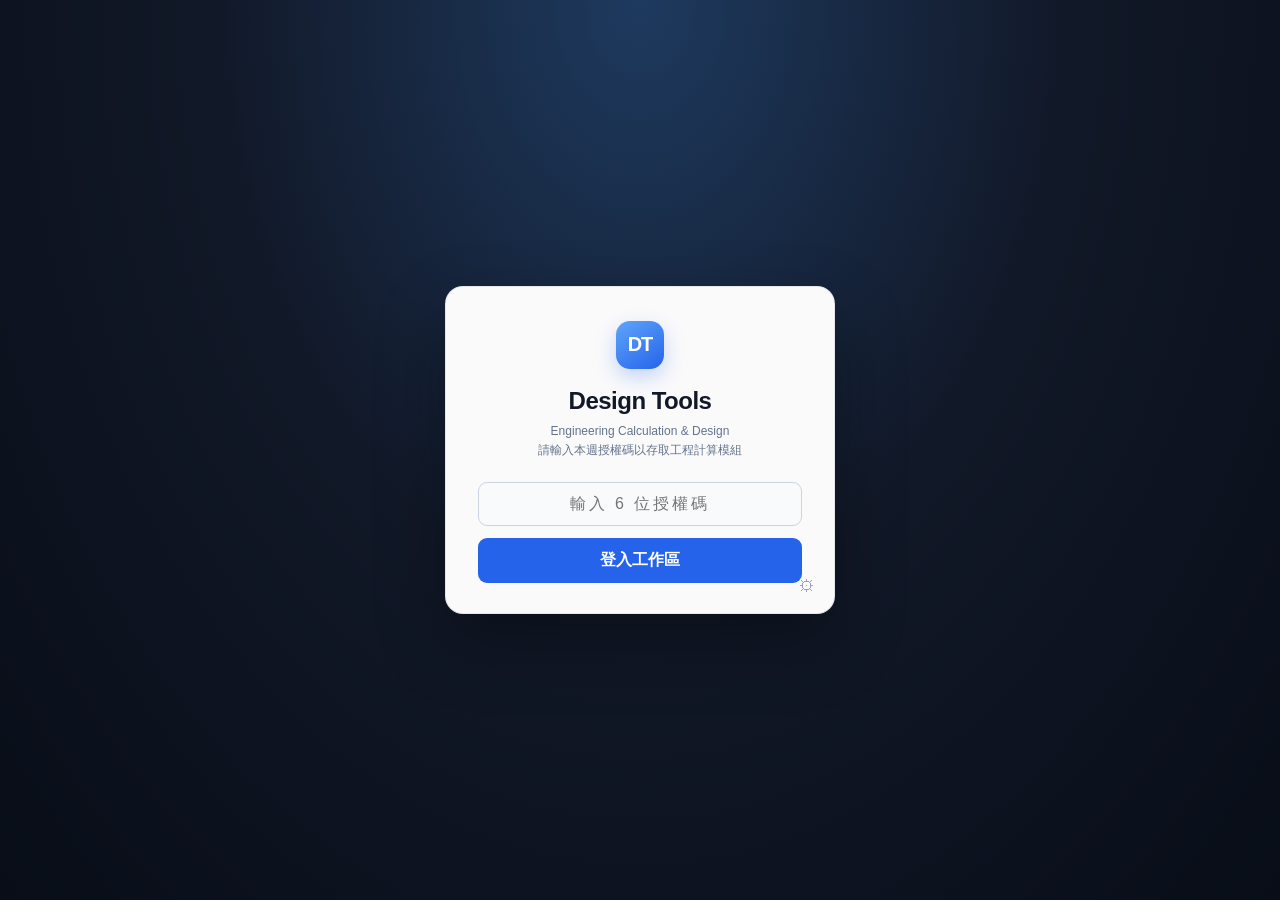
<file: index.html>
<!DOCTYPE html>
<html lang="zh-TW">
<head>
  <meta charset="UTF-8">
  <meta name="viewport" content="width=device-width, initial-scale=1.0">
  <meta name="theme-color" content="#111827">
  <title>Design Tools | Engineering Calculation & Design</title>
  <style>
    :root {
      --bg: #f3f6fb;
      --sidebar: #111827;
      --sidebar-deep: #0b1220;
      --sidebar-line: #273449;
      --text: #e5e7eb;
      --muted: #94a3b8;
      --accent: #60a5fa;
      --accent-strong: #2563eb;
      --hover: #1e293b;
      --white: #ffffff;
      --danger: #dc2626;
    }

    * { box-sizing: border-box; font-family: Inter, -apple-system, BlinkMacSystemFont, "Segoe UI", Roboto, "Noto Sans TC", sans-serif; }
    html, body { margin: 0; padding: 0; width: 100%; height: 100%; overflow: hidden; background: var(--bg); }
    button, input, select { font: inherit; }

    /* Login overlay */
    #lockOverlay {
      position: fixed; inset: 0; z-index: 99999; display: flex;
      justify-content: center; align-items: center; padding: 20px;
      background: radial-gradient(ellipse at top, #1e3a5f 0%, #111827 48%, #080d17 100%);
    }
    .pwd-card {
      width: min(390px, 100%); padding: 34px 32px 30px; position: relative;
      border: 1px solid rgba(148, 163, 184, .22); border-radius: 18px;
      background: rgba(255,255,255,.98); box-shadow: 0 28px 70px rgba(0,0,0,.32);
      text-align: center;
    }
    .brand-mark {
      width: 48px; height: 48px; margin: 0 auto 18px; display: grid; place-items: center;
      border-radius: 14px; color: white; font-size: 20px; font-weight: 800; letter-spacing: -1px;
      background: linear-gradient(145deg, #60a5fa, #2563eb);
      box-shadow: 0 8px 20px rgba(37,99,235,.25);
    }
    .pwd-title { font-size: 24px; font-weight: 750; letter-spacing: -.5px; color: #111827; margin-bottom: 7px; }
    .pwd-subtitle { font-size: 12px; line-height: 1.6; color: #64748b; }
    .pwd-input {
      width: 100%; padding: 12px 14px; font-size: 16px; color: #0f172a;
      border: 1px solid #cbd5e1; border-radius: 9px; margin: 22px 0 12px;
      text-align: center; letter-spacing: 3px; outline: none; background: #f8fafc;
      transition: border-color .2s, box-shadow .2s;
    }
    .pwd-input:focus { border-color: #3b82f6; box-shadow: 0 0 0 3px rgba(59,130,246,.14); background: white; }
    .btn-login {
      width: 100%; padding: 12px; background: var(--accent-strong); color: white; font-weight: 650;
      border: none; border-radius: 9px; cursor: pointer; transition: background .2s, transform .2s;
    }
    .btn-login:hover { background: #1d4ed8; }
    .btn-login:active { transform: translateY(1px); }
    .btn-admin {
      position: absolute; bottom: 12px; right: 12px; width: 30px; height: 30px;
      display: grid; place-items: center; background: transparent; border: none;
      border-radius: 7px; cursor: pointer; font-size: 16px; color: #94a3b8;
    }
    .btn-admin:hover { color: #475569; background: #f1f5f9; }

    /* Main layout */
    .portal-container { display: flex; width: 100%; height: 100%; }
    .sidebar {
      width: 270px; background: var(--sidebar); color: var(--text); display: flex;
      flex-direction: column; flex-shrink: 0; border-right: 1px solid #0b1220;
    }
    .sidebar-header {
      padding: 23px 20px 21px; background: linear-gradient(180deg, #151f30, var(--sidebar-deep));
      border-bottom: 1px solid var(--sidebar-line);
    }
    .brand-row { display: flex; align-items: center; gap: 11px; }
    .brand-small-mark {
      width: 35px; height: 35px; flex: 0 0 35px; display: grid; place-items: center;
      border-radius: 10px; color: white; font-size: 15px; font-weight: 800; letter-spacing: -1px;
      background: linear-gradient(145deg, #60a5fa, #2563eb);
    }
    .sidebar-header h2 { margin: 0; font-size: 19px; line-height: 1.2; color: #f8fafc; font-weight: 750; letter-spacing: -.35px; }
    .sidebar-header p { margin: 6px 0 0; font-size: 10px; line-height: 1.5; color: var(--muted); letter-spacing: .35px; }
    .menu-scroll { flex: 1; overflow-y: auto; padding: 8px 0 16px; }
    .menu-scroll::-webkit-scrollbar { width: 5px; }
    .menu-scroll::-webkit-scrollbar-thumb { background: #334155; border-radius: 10px; }
    .menu-group { padding: 13px 0 12px; border-bottom: 1px solid rgba(71,85,105,.35); }
    .menu-title {
      padding: 4px 18px 9px; font-size: 10px; text-transform: uppercase;
      color: #7f91aa; font-weight: 750; letter-spacing: 1.1px;
    }
    .menu-item {
      position: relative; margin: 2px 9px; padding: 11px 12px; cursor: pointer;
      display: flex; align-items: center; gap: 10px; font-size: 12px; line-height: 1.45;
      color: #cbd5e1; border-radius: 8px; transition: background .18s, color .18s;
    }
    .menu-item:hover { background: rgba(148,163,184,.1); color: white; }
    .menu-item.active { background: #23344d; color: white; box-shadow: inset 3px 0 0 var(--accent); }
    .menu-item .menu-icon { width: 20px; flex: 0 0 20px; text-align: center; font-size: 14px; }
    .main-workspace { flex: 1; min-width: 0; height: 100%; background: var(--bg); position: relative; }
    iframe { display: block; width: 100%; height: 100%; border: none; background: var(--bg); }

    /* Admin verification */
    #adminModal {
      display: none; position: fixed; inset: 0; width: 100%; height: 100%;
      background: rgba(2,6,23,.64); backdrop-filter: blur(3px); z-index: 100000;
      justify-content: center; align-items: center; padding: 20px;
    }
    .admin-card { background: white; border: 1px solid #e2e8f0; border-radius: 13px; padding: 25px; width: min(340px, 100%); text-align: center; box-shadow: 0 20px 60px rgba(0,0,0,.25); }
    .admin-input { width: 100%; padding: 10px 12px; margin: 14px 0; border: 1px solid #cbd5e1; border-radius: 7px; outline: none; }
    .admin-input:focus { border-color: #3b82f6; box-shadow: 0 0 0 3px rgba(59,130,246,.12); }
    .admin-actions { display: flex; gap: 8px; justify-content: center; }
    .admin-actions button { padding: 8px 15px; border: none; border-radius: 7px; font-weight: 650; cursor: pointer; }
    .btn-confirm { background: #2563eb; color: white; }
    .btn-cancel { background: #e2e8f0; color: #334155; }
    
    /* ---------------------------------- */
    /* --- NEW: Projects DB Modal CSS --- */
    /* ---------------------------------- */
    #projectsDbModal {
        display: none;
        position: fixed;
        inset: 0;
        z-index: 10000;
        background-color: rgba(15, 23, 42, 0.6);
        backdrop-filter: blur(4px);
        justify-content: center;
        align-items: center;
        padding: 20px;
    }
    .projects-db-card {
        background: var(--bg);
        width: min(800px, 100%);
        max-height: 90vh;
        border-radius: 14px;
        box-shadow: 0 10px 30px rgba(0,0,0,0.2);
        display: flex;
        flex-direction: column;
        color: #1e293b;
    }
    .projects-db-header {
        padding: 16px 20px;
        border-bottom: 1px solid #e2e8f0;
        display: flex;
        justify-content: space-between;
        align-items: center;
    }
    .projects-db-header h2 {
        margin: 0;
        font-size: 18px;
        font-weight: 700;
        color: var(--sidebar);
    }
    .btn-close-modal {
        background: transparent; border: none; font-size: 24px;
        cursor: pointer; color: #64748b; line-height: 1; padding: 4px;
    }
    .projects-db-body {
        padding: 20px;
        overflow-y: auto;
        display: grid;
        grid-template-columns: repeat(2, 1fr);
        gap: 20px;
    }
    .db-panel { background: var(--white); border: 1px solid #e2e8f0; border-radius: 8px; padding: 16px; }
    .db-panel h3 { margin: 0 0 15px; font-size: 15px; font-weight: 600; color: var(--accent-strong); }
    .form-group { margin-bottom: 12px; }
    .form-group label { display: block; font-size: 12px; font-weight: 600; color: #475569; margin-bottom: 5px; }
    .form-control { width: 100%; padding: 8px 10px; border: 1px solid #cbd5e1; border-radius: 6px; }
    .form-control:focus { outline: none; border-color: var(--accent-strong); box-shadow: 0 0 0 2px rgba(37, 99, 235, 0.15); }
    .btn-db { padding: 8px 14px; border: none; border-radius: 6px; font-weight: 600; cursor: pointer; transition: background .2s; }
    .btn-db.primary { background: var(--accent-strong); color: white; }
    .btn-db.primary:hover { background: #1d4ed8; }
    .btn-db.danger { background: var(--danger); color: white; }
    .btn-db.danger:hover { background: #b91c1c; }
    .db-table-wrap { max-height: 250px; overflow-y: auto; border: 1px solid #e2e8f0; border-radius: 6px; }
    .db-table { width: 100%; border-collapse: collapse; }
    .db-table th, .db-table td { padding: 8px 10px; border-bottom: 1px solid #e2e8f0; font-size: 12px; text-align: left; }
    .db-table th { background: #f8fafc; position: sticky; top: 0; }
    .db-table tr:last-child td { border-bottom: none; }
    .action-cell { display: flex; gap: 6px; justify-content: flex-end; }
    .action-cell button { font-size: 11px; padding: 4px 8px; }

    @media (max-width: 768px) {
      .projects-db-body { grid-template-columns: 1fr; }
    }
    @media (max-width: 680px) {
      .sidebar { width: 220px; }
      .sidebar-header { padding: 18px 14px; }
      .sidebar-header h2 { font-size: 17px; }
      .menu-item { font-size: 11px; padding: 10px 8px; }
    }
  </style>
</head>
<body>
  <!-- Login overlay -->
  <div id="lockOverlay">
    <div class="pwd-card">
      <div class="brand-mark">DT</div>
      <div class="pwd-title">Design Tools</div>
      <div class="pwd-subtitle">Engineering Calculation &amp; Design<br>請輸入本週授權碼以存取工程計算模組</div>
      <input type="password" id="userPwd" class="pwd-input" placeholder="輸入 6 位授權碼" autocomplete="current-password" onkeydown="if(event.key==='Enter') verifyPwd()">
      <button class="btn-login" onclick="verifyPwd()">登入工作區</button>
      <button class="btn-admin" onclick="openAdminModal()" aria-label="管理員設定" title="管理員設定">⚙</button>
    </div>
  </div>

  <!-- Admin verification -->
  <div id="adminModal">
    <div class="admin-card">
      <div style="font-weight:750; font-size:16px; margin-bottom:7px; color:#111827;">管理員驗證</div>
      <div style="font-size:12px; line-height:1.6; color:#64748b;">驗證後產生並複製本週授權碼</div>
      <input type="password" id="adminPwdInput" class="admin-input" placeholder="輸入管理密碼" onkeydown="if(event.key==='Enter') submitAdminCheck()">
      <div class="admin-actions">
        <button class="btn-confirm" onclick="submitAdminCheck()">確認</button>
        <button class="btn-cancel" onclick="closeAdminModal()">取消</button>
      </div>
    </div>
  </div>
  
  <!-- ============================================== -->
  <!-- === NEW: Projects DB Management Modal ======== -->
  <!-- ============================================== -->
  <div id="projectsDbModal">
    <div class="projects-db-card">
        <div class="projects-db-header">
            <h2>客戶/機種資料庫管理</h2>
            <button class="btn-close-modal" onclick="closeProjectsDbModal()" title="關閉">&times;</button>
        </div>
        <div class="projects-db-body">
            <!-- Left Panel: Customer Management -->
            <div class="db-panel">
                <h3>🏢 客戶管理</h3>
                <div class="form-group">
                    <label for="txtNewCustomer">新增客戶</label>
                    <div style="display: flex; gap: 8px;">
                        <input type="text" id="txtNewCustomer" class="form-control" placeholder="例如: Stellantis">
                        <button class="btn-db primary" onclick="addCustomer()">新增</button>
                    </div>
                </div>
                <div class="db-table-wrap">
                    <table class="db-table">
                        <thead><tr><th>客戶名稱</th><th style="width:80px">操作</th></tr></thead>
                        <tbody id="customersTbody"></tbody>
                    </table>
                </div>
            </div>
            <!-- Right Panel: Model Management -->
            <div class="db-panel">
                <h3>🚗 機種管理</h3>
                <div class="form-group">
                    <label for="modelCustomerSelect">選擇客戶</label>
                    <select id="modelCustomerSelect" class="form-control" onchange="renderModelsTable()"></select>
                </div>
                <div class="form-group">
                    <label for="txtNewModel">新增機種</label>
                    <div style="display: flex; gap: 8px;">
                        <input type="text" id="txtNewModel" class="form-control" placeholder="例如: EPS-G3">
                        <button class="btn-db primary" onclick="addModel()">新增</button>
                    </div>
                </div>
                <div class="db-table-wrap">
                    <table class="db-table">
                        <thead><tr><th>機種名稱</th><th style="width:80px">操作</th></tr></thead>
                        <tbody id="modelsTbody"></tbody>
                    </table>
                </div>
            </div>
        </div>
    </div>
  </div>

  <!-- Main workspace -->
  <div class="portal-container">
    <aside class="sidebar">
      <div class="sidebar-header">
        <div class="brand-row">
          <div class="brand-small-mark">DT</div>
          <div>
            <h2>Design Tools</h2>
            <p>ENGINEERING CALCULATION &amp; DESIGN</p>
          </div>
        </div>
      </div>

<nav class="menu-scroll" aria-label="工程工具選單">
  <div class="menu-group">
    <div class="menu-title">軸孔配合與壓入設計</div>

    <div class="menu-item active"
         onclick="loadModule('modules/sim1_basic.html', this)">
      <span class="menu-icon">🔩</span>
      <span>仿真 1：過盈應力（基礎版）</span>
    </div>

          <div class="menu-item" onclick="loadModule('modules/sim2_advanced.html', this)">
		<span class="menu-icon">🌀</span>
		<span>仿真 2：熱／旋轉分析（高階版）</span>
		</div>
        </div>

        <div class="menu-group">
	<div class="menu-title">公差配合與專用計算</div>
	<div class="menu-item" onclick="loadModule('modules/tolerance_calc.html', this)">
		<span class="menu-icon">📏</span>
		<span>尺寸公差及配合度計算</span>
	</div>

	<div class="menu-item" onclick="loadModule('modules/centrifugal.html', this)">
		<span class="menu-icon">🌀</span>
		<span>轉子高速離心力計算</span>
	</div>

	<div class="menu-item" onclick="loadModule('modules/physics_calc.html', this)">
		<span class="menu-icon">⚙️</span>
		<span>物理計算器</span>
	</div>

	<div class="menu-item" onclick="loadModule('modules/unit_converter.html', this)">
		<span class="menu-icon">🔄</span>
		<span>工程單位轉換工具</span>
	</div>

	<div class="menu-item" onclick="loadModule('modules/torque_dynamics_calc.html', this)">
		<span class="menu-icon">⚡</span>
		<span>轉速與扭矩動力學計算</span>
	</div>
          
          <div class="menu-item" onclick="loadModule('modules/tolerance_converter.html', this)"><span class="menu-icon">🔄</span><span>公差換算小工具</span></div>
        </div>

        <div class="menu-group">
          <div class="menu-title">共用資料庫與規範</div>
          <div class="menu-item" onclick="loadModule('modules/design_rules.html', this)"><span class="menu-icon">📐</span><span>設計規範資料庫 (Design Rules)</span></div>
          <div class="menu-item" onclick="openProjectsDbModal()"><span class="menu-icon">🗂️</span><span>客戶/機種資料庫管理</span></div>
          <div class="menu-item" onclick="loadModule('modules/materials_db.html', this)"><span class="menu-icon">📚</span><span>材料資料庫管理</span></div>
        </div>
      </nav>
    </aside>

    <main class="main-workspace">
      <!-- 登入成功前 iframe 預設留空 -->
      <iframe id="workFrame" src="about:blank" title="Design Tools 工作區"></iframe>
    </main>
  </div>

  <!-- IMPORTANT: This must be placed before the main script block -->
  <script src="assets/js/project_db.js"></script>

  <script>
    // --- Standard Login & Navigation Logic (No changes) ---
    function crc32(s) {
      var c, t = [];
      for (var n = 0; n < 256; n++) {
        c = n;
        for (var k = 0; k < 8; k++) c = (c & 1) ? (0xEDB88320 ^ (c >>> 1)) : (c >>> 1);
        t[n] = c;
      }
      var crc = -1;
      for (var i = 0; i < s.length; i++) crc = (crc >>> 8) ^ t[(crc ^ s.charCodeAt(i)) & 0xFF];
      return (crc ^ (-1)) >>> 0;
    }

    function getISOWeek() {
      var d = new Date(); d.setHours(0, 0, 0, 0);
      d.setDate(d.getDate() + 3 - (d.getDay() + 6) % 7);
      var w1 = new Date(d.getFullYear(), 0, 4);
      return 1 + Math.round(((d.getTime() - w1.getTime()) / 86400000 - 3 + (w1.getDay() + 6) % 7) / 7);
    }

    function getWeeklyPassword() {
      var yr = String(new Date().getFullYear()).slice(-2);
      var wk = getISOWeek();
      var wkStr = wk < 10 ? '0' + wk : String(wk);
      var raw = yr + wkStr + "5pj6fm4";
      var chars = "ABCDEFGHIJKLMNOPQRSTUVWXYZabcdefghijklmnopqrstuvwxyz0123456789!@#$%^&*";
      var res = "";
      for (var i = 1; i <= 6; i++) res += chars.charAt(Math.abs(crc32(raw + i)) % chars.length);
      return res;
    }

    function verifyPwd() {
      var input = document.getElementById('userPwd').value.trim();
      if (input === getWeeklyPassword()) {
        sessionStorage.setItem('taigene_portal_auth', 'AUTHORIZED_' + new Date().getTime());
        document.getElementById('lockOverlay').style.display = 'none';
        var firstItem = document.querySelector('.menu-item.active') || document.querySelector('.menu-item');
        if (firstItem) loadModule('modules/sim1_basic.html', firstItem);
      } else {
        alert('授權碼錯誤，請重新輸入。');
        document.getElementById('userPwd').value = '';
        document.getElementById('userPwd').focus();
      }
    }

    function openAdminModal() {
      document.getElementById('adminModal').style.display = 'flex';
      document.getElementById('adminPwdInput').value = '';
      document.getElementById('adminPwdInput').focus();
    }

    function closeAdminModal() {
      document.getElementById('adminModal').style.display = 'none';
    }

    function submitAdminCheck() {
      var adminPwd = document.getElementById('adminPwdInput').value.trim();
      if (adminPwd === "0315") {
        var pwd = getWeeklyPassword();
        if (navigator.clipboard && navigator.clipboard.writeText) {
          navigator.clipboard.writeText(pwd).then(function () {
            alert('本週授權碼為：' + pwd + '\n\n授權碼已複製到剪貼簿。');
          }).catch(function () {
            alert('本週授權碼為：' + pwd);
          });
        } else {
          alert('本週授權碼為：' + pwd);
        }
        closeAdminModal();
      } else {
        alert('管理員密碼錯誤。');
      }
    }

    function loadModule(url, element) {
      document.querySelectorAll('.menu-item').forEach(function (el) { el.classList.remove('active'); });
      if (element) element.classList.add('active');
      document.getElementById('workFrame').src = url;
    }

    /* ----------------------------------------------- */
    /* --- NEW: Projects DB Modal Management Logic --- */
    /* ----------------------------------------------- */
    function openProjectsDbModal() {
        renderCustomersTable();
        populateModelCustomerSelect();
        renderModelsTable();
        document.getElementById('projectsDbModal').style.display = 'flex';
    }

    function closeProjectsDbModal() {
        document.getElementById('projectsDbModal').style.display = 'none';
    }

    function renderCustomersTable() {
        const data = getProjectData();
        const tbody = document.getElementById('customersTbody');
        tbody.innerHTML = '';
        Object.keys(data).sort().forEach(cust => {
            const tr = document.createElement('tr');
            const tdName = `<td>${cust}</td>`;
            let tdAction = '<td class="action-cell">';
            if (cust !== "無") {
                tdAction += `<button class="btn-db danger" onclick="deleteCustomer('${cust}')">刪除</button>`;
            }
            tdAction += '</td>';
            tr.innerHTML = tdName + tdAction;
            tbody.appendChild(tr);
        });
    }

    function populateModelCustomerSelect() {
        const data = getProjectData();
        const select = document.getElementById('modelCustomerSelect');
        const currentValue = select.value;
        select.innerHTML = '';
        Object.keys(data).sort().forEach(cust => {
            if (cust !== "無") {
                select.appendChild(new Option(cust, cust));
            }
        });
        if (Array.from(select.options).some(o => o.value === currentValue)) {
            select.value = currentValue;
        }
    }

    function renderModelsTable() {
        const customer = document.getElementById('modelCustomerSelect').value;
        const tbody = document.getElementById('modelsTbody');
        tbody.innerHTML = '';

        if (!customer) {
            tbody.innerHTML = '<tr><td colspan="2" style="text-align:center; color:#9ca3af;">請從上方選擇一個客戶</td></tr>';
            return;
        }

        const data = getProjectData();
        const models = data[customer] || [];
        models.forEach(model => {
            const tr = document.createElement('tr');
            const tdName = `<td>${model}</td>`;
            let tdAction = '<td class="action-cell">';
             if (model !== "無") {
                tdAction += `<button class="btn-db danger" onclick="deleteModel('${customer}', '${model}')">刪除</button>`;
            }
            tdAction += '</td>';
            tr.innerHTML = tdName + tdAction;
            tbody.appendChild(tr);
        });
    }

    // 新增客戶
    function addCustomer() {
        const input = document.getElementById('txtNewCustomer');
        const name = input.value.trim();
        if (!name) return alert("請輸入客戶名稱！");

        const data = getProjectData();
        if (data[name]) return alert("此客戶名稱已存在！");

        data[name] = ["無"];
        saveProjectData(data);
        input.value = '';

        renderCustomersTable();
        populateModelCustomerSelect();
    }
    
    // 刪除客戶
    function deleteCustomer(customer) {
        if (!confirm(`⚠️ 警告：確定要刪除客戶 [${customer}] 嗎？\n其名下所有機種也將一併被刪除！`)) return;
        const data = getProjectData();
        delete data[customer];
        saveProjectData(data);
        renderCustomersTable();
        populateModelCustomerSelect();
        renderModelsTable();
    }
    
    // 新增機種
    function addModel() {
        const customer = document.getElementById('modelCustomerSelect').value;
        if (!customer) return alert("請先從下拉選單選擇要新增機種的客戶！");
        const input = document.getElementById('txtNewModel');
        const model = input.value.trim();
        if (!model) return alert("請輸入機種名稱！");

        const data = getProjectData();
        if (!data[customer]) data[customer] = [];
        if (data[customer].includes(model)) return alert("此機種已存在於該客戶底下！");

        data[customer].push(model);
        data[customer].sort();
        saveProjectData(data);
        input.value = '';
        renderModelsTable();
    }

    // 刪除機種
    function deleteModel(customer, model) {
        if (!confirm(`確定要刪除客戶 [${customer}] 的機種 [${model}] 嗎？`)) return;
        const data = getProjectData();
        if (data[customer]) {
            data[customer] = data[customer].filter(m => m !== model);
            saveProjectData(data);
            renderModelsTable();
        }
    }
  </script>
</body>
</html>
</file>
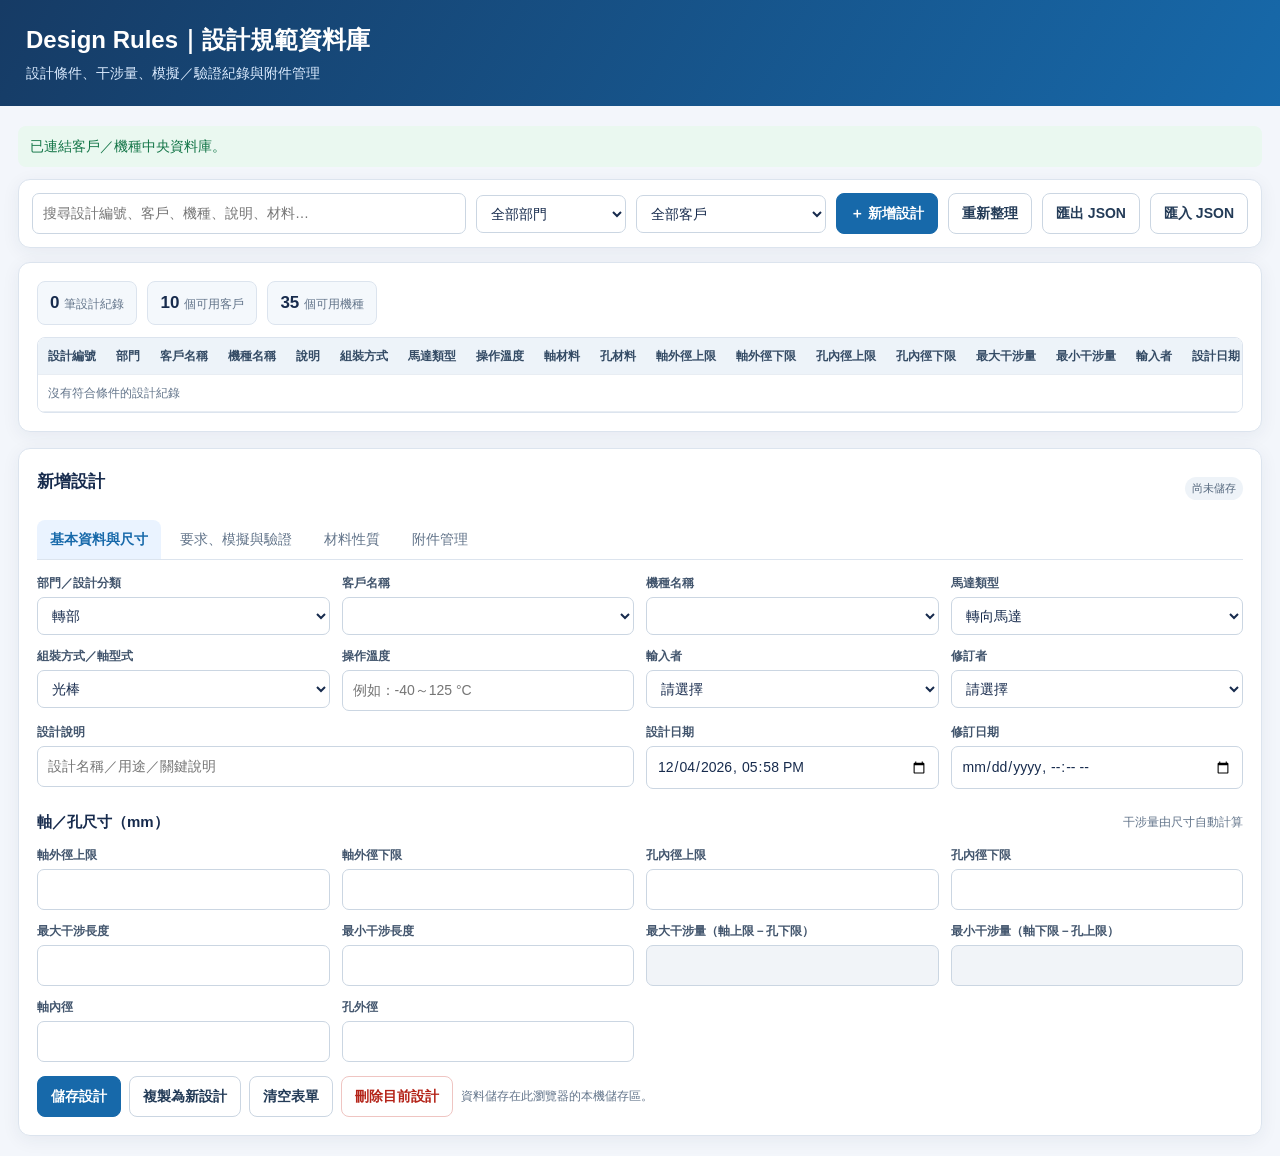
<file: modules/design_rules.html>
<!DOCTYPE html>
<html lang="zh-Hant">
<head>
    <meta charset="UTF-8">
    <meta name="viewport" content="width=device-width, initial-scale=1">
    <title>Design Rules｜設計規範資料庫</title>
    
    <!-- ========================================== -->
    <!-- 1. 外部資源引入（公差與客戶機種中央資料庫） -->
    <!-- ========================================== -->
    <script src="../assets/js/project_db.js"></script>

    <!-- ========================================== -->
    <!-- 2. CSS 樣式表（排版與外觀設計）            -->
    <!-- ========================================== -->
    <style>
        :root {
            --bg: #f3f6fb;
            --card: #fff;
            --line: #dce4ee;
            --text: #172b4d;
            --muted: #62748a;
            --blue: #1769aa;
            --blue2: #eaf3ff;
            --red: #b42318;
            --green: #137547;
            --shadow: 0 4px 18px #1c355710;
        }

        * { 
            box-sizing: border-box; 
        }

        body { 
            margin: 0; 
            background: var(--bg); 
            color: var(--text); 
            font: 14px/1.5 "Microsoft JhengHei", Arial, sans-serif; 
        }

        header { 
            background: linear-gradient(120deg, #163b65, #1769aa); 
            color: #fff; 
            padding: 22px 26px; 
        }

        header h1 { 
            margin: 0 0 5px; 
            font-size: 24px; 
        }

        header p { 
            margin: 0; 
            color: #dcecff; 
        }

        .wrap { 
            max-width: 1600px; 
            margin: 20px auto; 
            padding: 0 18px; 
        }

        .toolbar, .card { 
            background: var(--card); 
            border: 1px solid var(--line); 
            border-radius: 12px; 
            box-shadow: var(--shadow); 
        }

        .toolbar { 
            display: flex; 
            gap: 10px; 
            flex-wrap: wrap; 
            align-items: center; 
            padding: 13px; 
            margin-bottom: 14px; 
        }

        .toolbar input { 
            flex: 1; 
            min-width: 210px; 
        }

        .card { 
            padding: 18px; 
            margin-bottom: 16px; 
        }

        .card h2 { 
            font-size: 17px; 
            margin: 0 0 14px; 
        }

        .section-title { 
            display: flex; 
            align-items: center; 
            justify-content: space-between; 
            margin: 2px 0 12px; 
        }

        .section-title h3 { 
            font-size: 15px; 
            margin: 0; 
        }

        .fields { 
            display: grid; 
            grid-template-columns: repeat(4, minmax(0, 1fr)); 
            gap: 12px; 
        }

        .field { 
            min-width: 0; 
        }

        .field.span2 { 
            grid-column: span 2; 
        }

        .field.span4 { 
            grid-column: 1 / -1; 
        }

        label { 
            display: block; 
            font-weight: 650; 
            font-size: 12px; 
            color: #42556d; 
            margin: 0 0 5px; 
        }

        input, select, textarea { 
            width: 100%; 
            padding: 9px 10px; 
            border: 1px solid #cbd6e2; 
            border-radius: 7px; 
            background: #fff; 
            color: var(--text); 
            font: inherit; 
            min-width: 0; 
        }

        input:focus, select:focus, textarea:focus { 
            outline: 2px solid #9cc8f4; 
            border-color: #438bd0; 
        }

        textarea { 
            resize: vertical; 
            min-height: 72px; 
        }

        input[readonly] { 
            background: #f1f4f8; 
            color: #58697e; 
        }

        .btn { 
            border: 1px solid #cbd6e2; 
            border-radius: 8px; 
            padding: 9px 13px; 
            background: #fff; 
            color: #233b57; 
            cursor: pointer; 
            font: inherit; 
            font-weight: 650; 
        }

        .btn:hover { 
            filter: brightness(.97); 
        }

        .btn.primary { 
            background: var(--blue); 
            border-color: var(--blue); 
            color: #fff; 
        }

        .btn.danger { 
            color: var(--red); 
            border-color: #efc5c2; 
        }

        .btn.small { 
            padding: 5px 9px; 
            font-size: 12px; 
        }

        .status { 
            padding: 10px 12px; 
            border-radius: 8px; 
            background: #f2f7fc; 
            color: #52657b; 
            margin-bottom: 12px; 
        }

        .status.warn { 
            background: #fff6e5; 
            color: #895b00; 
        }

        .status.ok { 
            background: #eaf8f0; 
            color: var(--green); 
        }

        .tabs { 
            display: flex; 
            gap: 6px; 
            border-bottom: 1px solid var(--line); 
            margin-bottom: 14px; 
            flex-wrap: wrap; 
        }

        .tab { 
            padding: 9px 13px; 
            border: 0; 
            border-radius: 8px 8px 0 0; 
            background: transparent; 
            color: #62748a; 
            cursor: pointer; 
            font: inherit; 
        }

        .tab.active { 
            background: var(--blue2); 
            color: var(--blue); 
            font-weight: 700; 
        }

        .hidden { 
            display: none !important; 
        }

        .table-wrap { 
            overflow: auto; 
            border: 1px solid var(--line); 
            border-radius: 8px; 
        }

        table { 
            border-collapse: collapse; 
            width: 100%; 
            min-width: 1100px; 
            background: white; 
        }

        th, td { 
            padding: 9px 10px; 
            border-bottom: 1px solid #e8edf3; 
            text-align: left; 
            white-space: nowrap; 
            max-width: 320px; 
        }

        th { 
            position: sticky; 
            top: 0; 
            background: #edf3f9; 
            color: #344b65; 
            font-size: 12px; 
            z-index: 1; 
        }

        tbody tr:hover { 
            background: #f5f9fe; 
        }

        tbody tr.selected { 
            background: #eaf3ff; 
        }

        .desc { 
            max-width: 280px; 
            overflow: hidden; 
            text-overflow: ellipsis; 
        }

        .muted { 
            color: var(--muted); 
            font-size: 12px; 
        }

        .filebox { 
            border: 1px dashed #b8c8da; 
            border-radius: 8px; 
            padding: 10px; 
            min-height: 60px; 
        }

        .file-row { 
            display: flex; 
            align-items: center; 
            justify-content: space-between; 
            gap: 8px; 
            padding: 6px 0; 
            border-bottom: 1px solid #edf1f5; 
        }

        .file-row:last-child { 
            border-bottom: 0; 
        }

        .file-row span { 
            overflow-wrap: anywhere; 
        }

        .form-actions { 
            display: flex; 
            gap: 8px; 
            flex-wrap: wrap; 
            margin-top: 14px; 
        }

        .badge { 
            display: inline-block; 
            padding: 3px 7px; 
            border-radius: 99px; 
            background: #eef3f8; 
            color: #52657b; 
            font-size: 11px; 
        }

        .stats { 
            display: flex; 
            gap: 10px; 
            flex-wrap: wrap; 
            margin-bottom: 12px; 
        }

        .stat { 
            background: #f4f8fc; 
            border: 1px solid var(--line); 
            padding: 8px 12px; 
            border-radius: 8px; 
        }

        .stat strong { 
            font-size: 17px; 
            margin-right: 5px; 
        }

        @media(max-width:1050px) { 
            .fields { grid-template-columns: repeat(2, minmax(0, 1fr)); } 
        }

        @media(max-width:620px) { 
            header { padding: 18px; } 
            .wrap { padding: 0 9px; } 
            .fields { grid-template-columns: 1fr; } 
            .field.span2 { grid-column: span 1; } 
            .toolbar input { min-width: 100%; } 
            .card { padding: 12px; } 
        }
    </style>
</head>
<body>

<header>
    <h1>Design Rules｜設計規範資料庫</h1>
    <p>設計條件、干涉量、模擬／驗證紀錄與附件管理</p>
</header>

<div class="wrap">
    
    <!-- 頂部資料庫狀態提示 -->
    <div id="projectStatus" class="status ok">已連結客戶／機種中央資料庫。</div>
    
    <!-- ========================================== -->
    <!-- 3. 工具列：搜尋與常用按鈕                  -->
    <!-- ========================================== -->
    <div class="toolbar">
        <input id="search" placeholder="搜尋設計編號、客戶、機種、說明、材料…">
        
        <select id="filterDept" style="max-width:150px">
            <option value="">全部部門</option>
            <option>轉部</option>
            <option>定部</option>
            <option>總組合</option>
        </select>
        
        <select id="filterCustomer" style="max-width:190px">
            <option value="">全部客戶</option>
        </select>
        
        <button class="btn primary" id="newBtn">＋ 新增設計</button>
        <button class="btn" id="refreshBtn">重新整理</button>
        <button class="btn" id="exportBtn">匯出 JSON</button>
        <button class="btn" id="importBtn">匯入 JSON</button>
        <input type="file" id="importFile" accept=".json,application/json" class="hidden">
    </div>

    <!-- ========================================== -->
    <!-- 4. 設計清單顯示區 (VBA 的 ListView)        -->
    <!-- ========================================== -->
    <section class="card">
        <div class="stats">
            <div class="stat"><strong id="countAll">0</strong><span class="muted">筆設計紀錄</span></div>
            <div class="stat"><strong id="countCustomers">0</strong><span class="muted">個可用客戶</span></div>
            <div class="stat"><strong id="countModels">0</strong><span class="muted">個可用機種</span></div>
        </div>
        
        <div class="table-wrap">
            <table>
                <thead>
                    <tr>
                        <th>設計編號</th>
                        <th>部門</th>
                        <th>客戶名稱</th>
                        <th>機種名稱</th>
                        <th>說明</th>
                        <th>組裝方式</th>
                        <th>馬達類型</th>
                        <th>操作溫度</th>
                        <th>軸材料</th>
                        <th>孔材料</th>
                        <th>軸外徑上限</th>
                        <th>軸外徑下限</th>
                        <th>孔內徑上限</th>
                        <th>孔內徑下限</th>
                        <th>最大干涉量</th>
                        <th>最小干涉量</th>
                        <th>輸入者</th>
                        <th>設計日期</th>
                        <th>操作</th>
                    </tr>
                </thead>
                <tbody id="recordRows">
                    <tr><td colspan="19" class="muted">尚無資料</td></tr>
                </tbody>
            </table>
        </div>
    </section>

    <!-- ========================================== -->
    <!-- 5. 設計詳細資料編輯區 (VBA 的 InputForm)    -->
    <!-- ========================================== -->
    <section class="card" id="editorCard">
        <div class="section-title">
            <h2 id="formTitle">新增設計</h2>
            <span id="idBadge" class="badge">尚未儲存</span>
        </div>
        
        <!-- 頁籤按鈕 (VBA 的 MultiPage) -->
        <div class="tabs">
            <button class="tab active" data-tab="basic">基本資料與尺寸</button>
            <button class="tab" data-tab="analysis">要求、模擬與驗證</button>
            <button class="tab" data-tab="material">材料性質</button>
            <button class="tab" data-tab="attachments">附件管理</button>
        </div>
        
        <form id="designForm">
            
            <!-- 頁籤一：基本資料與尺寸 -->
            <div class="tab-panel" id="panel-basic">
                <div class="fields">
                    <div class="field">
                        <label for="department">部門／設計分類</label>
                        <select id="department">
                            <option>轉部</option>
                            <option>定部</option>
                            <option>總組合</option>
                        </select>
                    </div>
                    
                    <!-- 已連結專案資料庫的下拉選單 -->
                    <div class="field">
                        <label for="customer">客戶名稱</label>
                        <select id="customer"></select>
                    </div>
                    <div class="field">
                        <label for="model">機種名稱</label>
                        <select id="model"></select>
                    </div>
                    
                    <div class="field">
                        <label for="motorType">馬達類型</label>
                        <select id="motorType">
                            <option>轉向馬達</option>
                            <option>煞車馬達</option>
                            <option>懸吊馬達</option>
                            <option>風扇馬達</option>
                            <option>腳踏馬達</option>
                            <option>防翻滾馬達</option>
                            <option>PTO 馬達</option>
                            <option>直流無刷馬達</option>
                            <option>其他</option>
                        </select>
                    </div>
                    <div class="field">
                        <label for="shaftType">組裝方式／軸型式</label>
                        <select id="shaftType">
                            <option>光棒</option>
                            <option>滾花</option>
                            <option>四爪</option>
                            <option>熱合</option>
                            <option>干涉</option>
                            <option>其他</option>
                        </select>
                    </div>
                    <div class="field">
                        <label for="operationTemp">操作溫度</label>
                        <input id="operationTemp" placeholder="例如：-40～125 °C">
                    </div>
                    <div class="field">
                        <label for="inputBy">輸入者</label>
                        <select id="inputBy">
                            <option value="">請選擇</option>
                            <option>紀昱安</option>
                            <option>陳子洛</option>
                            <option>邱信傑</option>
                            <option>詹勝景</option>
                        </select>
                    </div>
                    <div class="field">
                        <label for="modifiedBy">修訂者</label>
                        <select id="modifiedBy">
                            <option value="">請選擇</option>
                            <option>紀昱安</option>
                            <option>陳子洛</option>
                            <option>邱信傑</option>
                            <option>詹勝景</option>
                        </select>
                    </div>
                    <div class="field span2">
                        <label for="description">設計說明</label>
                        <input id="description" placeholder="設計名稱／用途／關鍵說明">
                    </div>
                    <div class="field">
                        <label for="designDate">設計日期</label>
                        <input id="designDate" type="datetime-local">
                    </div>
                    <div class="field">
                        <label for="modifiedDate">修訂日期</label>
                        <input id="modifiedDate" type="datetime-local">
                    </div>
                </div>
                
                <div class="section-title" style="margin-top:22px">
                    <h3>軸／孔尺寸（mm）</h3>
                    <span class="muted">干涉量由尺寸自動計算</span>
                </div>
                
                <div class="fields">
                    <div class="field"><label for="shaftODMax">軸外徑上限</label><input id="shaftODMax" type="number" step="any" oninput="calcInterference()"></div>
                    <div class="field"><label for="shaftODMin">軸外徑下限</label><input id="shaftODMin" type="number" step="any" oninput="calcInterference()"></div>
                    <div class="field"><label for="holeIDMax">孔內徑上限</label><input id="holeIDMax" type="number" step="any" oninput="calcInterference()"></div>
                    <div class="field"><label for="holeIDMin">孔內徑下限</label><input id="holeIDMin" type="number" step="any" oninput="calcInterference()"></div>
                    <div class="field"><label for="ilMax">最大干涉長度</label><input id="ilMax" type="number" step="any"></div>
                    <div class="field"><label for="ilMin">最小干涉長度</label><input id="ilMin" type="number" step="any"></div>
                    <div class="field"><label for="interferenceMax">最大干涉量（軸上限－孔下限）</label><input id="interferenceMax" readonly></div>
                    <div class="field"><label for="interferenceMin">最小干涉量（軸下限－孔上限）</label><input id="interferenceMin" readonly></div>
                    <div class="field"><label for="shaftID">軸內徑</label><input id="shaftID" type="number" step="any"></div>
                    <div class="field"><label for="holeOD">孔外徑</label><input id="holeOD" type="number" step="any"></div>
                </div>
            </div>
            
            <!-- 頁籤二：要求、模擬與驗證 -->
            <div class="tab-panel hidden" id="panel-analysis">
                <div class="fields">
                    <div class="field span4"><label for="requirement">設計要求／判定標準</label><textarea id="requirement"></textarea></div>
                    <div class="field span2"><label for="simulation">模擬說明</label><textarea id="simulation"></textarea></div>
                    <div class="field span2"><label for="verification">驗證說明</label><textarea id="verification"></textarea></div>
                </div>
            </div>
            
            <!-- 頁籤三：材料性質 -->
            <div class="tab-panel hidden" id="panel-material">
                <div class="fields">
                    <div class="field"><label for="shaftMatType">軸材料類別</label><input id="shaftMatType" placeholder="例如：碳鋼／不鏽鋼"></div>
                    <div class="field"><label for="shaftMatName">軸材料名稱</label><input id="shaftMatName" placeholder="例如：S45C"></div>
                    <div class="field"><label for="shaftMaterial">軸材料（顯示名稱）</label><input id="shaftMaterial"></div>
                    <div class="field"><label for="shaftYM">軸彈性模數（GPa）</label><input id="shaftYM" type="number" step="any"></div>
                    <div class="field"><label for="shaftPR">軸蒲松比</label><input id="shaftPR" type="number" step="any"></div>
                    <div class="field"><label for="holeMatType">孔材料類別</label><input id="holeMatType" placeholder="例如：鋁合金"></div>
                    <div class="field"><label for="holeMatName">孔材料名稱</label><input id="holeMatName" placeholder="例如：ADC12"></div>
                    <div class="field"><label for="holeMaterial">孔材料（顯示名稱）</label><input id="holeMaterial"></div>
                    <div class="field"><label for="holeYM">孔彈性模數（GPa）</label><input id="holeYM" type="number" step="any"></div>
                    <div class="field"><label for="holePR">孔蒲松比</label><input id="holePR" type="number" step="any"></div>
                </div>
            </div>
            
            <!-- 頁籤四：附件管理 -->
            <div class="tab-panel hidden" id="panel-attachments">
                <div class="status">附件在此版本以瀏覽器本機資料庫保存，適合先測試介面。若要讓公司其他使用者共用附件，仍需由 server.py 提供上傳／下載 API。</div>
                <div class="fields">
                    <div class="field span2">
                        <label for="simFiles">模擬檔案（可多選）</label>
                        <input id="simFiles" type="file" multiple>
                        <div id="simFileList" class="filebox muted">尚未加入檔案</div>
                    </div>
                    <div class="field span2">
                        <label for="verifyFiles">驗證檔案（可多選）</label>
                        <input id="verifyFiles" type="file" multiple>
                        <div id="verifyFileList" class="filebox muted">尚未加入檔案</div>
                    </div>
                    <div class="field span2">
                        <label for="otherFiles">其他附件（可多選）</label>
                        <input id="otherFiles" type="file" multiple>
                        <div id="otherFileList" class="filebox muted">尚未加入檔案</div>
                    </div>
                    <div class="field span2">
                        <label for="attachmentDescription">附件說明</label>
                        <textarea id="attachmentDescription"></textarea>
                    </div>
                </div>
            </div>
            
            <!-- 表單底部按鈕群組 -->
            <div class="form-actions">
                <button type="submit" class="btn primary">儲存設計</button>
                <button type="button" class="btn" id="copyBtn">複製為新設計</button>
                <button type="button" class="btn" id="clearBtn">清空表單</button>
                <button type="button" class="btn danger" id="deleteBtn">刪除目前設計</button>
                <span class="muted" id="saveHint" style="align-self:center">資料儲存在此瀏覽器的本機儲存區。</span>
            </div>
        </form>
    </section>
</div>

<!-- ========================================== -->
<!-- 6. JAVASCRIPT 核心動作邏輯                 -->
<!-- ========================================== -->
<script>
'use strict';

const RECORD_KEY = 'taigene_design_rules_db_v1';
let records = [];
let currentId = null;
let pendingFiles = { sim: [], verify: [], other: [] };
let savedFiles = { sim: [], verify: [], other: [] };

const $ = id => document.getElementById(id);

// 所有輸入欄位 ID 映射陣列
const fieldIds = [
    'department', 'customer', 'model', 'motorType', 'operationTemp', 'description', 
    'shaftMaterial', 'shaftODMax', 'shaftODMin', 'shaftType', 'holeMaterial', 
    'holeIDMax', 'holeIDMin', 'ilMax', 'ilMin', 'interferenceMax', 'interferenceMin', 
    'requirement', 'simulation', 'verification', 'attachmentDescription', 'inputBy', 
    'modifiedBy', 'designDate', 'modifiedDate', 'shaftMatType', 'shaftMatName', 
    'holeMatType', 'holeMatName', 'shaftYM', 'shaftPR', 'holeYM', 'holePR', 'shaftID', 'holeOD'
];

// ==========================================
// 💡 優化 1：對接中央專案資料庫的下拉選單
// ==========================================
function refreshProjectData() {
    const editorCust = $('customer');
    const filterCust = $('filterCustomer');
    const editorVal = editorCust.value;
    const filterVal = filterCust.value;

    // A. 填充編輯區客戶下拉選單
    populateCustomerDropdown('customer'); 
    if (editorVal && Array.from(editorCust.options).some(o => o.value === editorVal)) {
        editorCust.value = editorVal;
    } else {
        editorCust.selectedIndex = 0;
    }
    updateModelDropdown('customer', 'model'); 

    // B. 填充篩選區客戶下拉選單
    populateCustomerDropdown('filterCustomer'); 
    if (!filterCust.querySelector('option[value=""]')) {
        filterCust.insertBefore(new Option('全部客戶', ''), filterCust.firstChild);
    }
    if (filterVal && Array.from(filterCust.options).some(o => o.value === filterVal)) {
        filterCust.value = filterVal;
    } else {
        filterCust.value = '';
    }
    
    // C. 統計並更新資訊欄看板數據
    const projectData = getProjectData(); 
    const customerCount = Object.keys(projectData).length;
    const modelCount = Object.values(projectData).flat().length;
    $('countCustomers').textContent = customerCount;
    $('countModels').textContent = modelCount;
}

// 預防特殊字元注入
function esc(v) {
    return String(v ?? '').replace(/[&<>"']/g, c => ({
        '&': '&amp;', '<': '&lt;', '>': '&gt;', '"': '&quot;', "'": '&#39;'
    }[c]));
}

function escAttr(v) {
    return esc(v);
}

// ==========================================
// 💾 資料儲存、載入與清單渲染
// ==========================================
function loadRecords() {
    records = JSON.parse(localStorage.getItem(RECORD_KEY) || '[]');
    if (!Array.isArray(records)) records = [];
    
    // ==========================================
    // 💡 關鍵變更：載入時自動依 DR 編號數字進行升冪排序
    // ==========================================
    sortRecordsByDrNumber();
    renderRows();
}

function persist() {
    // ==========================================
    // 💡 關鍵變更：儲存時也自動進行編號排序，確保本機與顯示一致
    // ==========================================
    sortRecordsByDrNumber();
    localStorage.setItem(RECORD_KEY, JSON.stringify(records));
    renderRows();
}

// DR 編號排序輔助函數（從小排到大，例如 DR-0001 -> DR-0002 -> DR-0003）
function sortRecordsByDrNumber() {
    records.sort((a, b) => {
        const numA = Number(String(a.id || '').replace(/^DR-/, '').replace(/\D/g, '')) || 0;
        const numB = Number(String(b.id || '').replace(/^DR-/, '').replace(/\D/g, '')) || 0;
        return numA - numB;
    });
}

// 依照篩選器渲染設計清單表格
function renderRows() {
    const q = $('search').value.trim().toLowerCase();
    const dept = $('filterDept').value;
    const cust = $('filterCustomer').value;
    
    const list = records.filter(r => 
        (!dept || r.department === dept) && 
        (!cust || r.customer === cust) && 
        (!q || [r.id, r.customer, r.model, r.description, r.shaftMaterial, r.holeMaterial, r.motorType, r.requirement].some(v => 
            String(v || '').toLowerCase().includes(q)
        ))
    );
    
    $('countAll').textContent = records.length;
    const tbody = $('recordRows');
    
    if (!list.length) {
        tbody.innerHTML = '<tr><td colspan="19" class="muted">沒有符合條件的設計紀錄</td></tr>';
        return;
    }
    
    tbody.innerHTML = list.map(r => `
        <tr class="${r.id === currentId ? 'selected' : ''}">
            <td>${esc(r.id)}</td>
            <td>${esc(r.department)}</td>
            <td>${esc(r.customer)}</td>
            <td>${esc(r.model)}</td>
            <td class="desc" title="${escAttr(r.description)}">${esc(r.description)}</td>
            <td>${esc(r.shaftType)}</td>
            <td>${esc(r.motorType)}</td>
            <td>${esc(r.operationTemp)}</td>
            <td>${esc(r.shaftMaterial)}</td>
            <td>${esc(r.holeMaterial)}</td>
            <td>${esc(r.shaftODMax)}</td>
            <td>${esc(r.shaftODMin)}</td>
            <td>${esc(r.holeIDMax)}</td>
            <td>${esc(r.holeIDMin)}</td>
            <td>${esc(r.interferenceMax)}</td>
            <td>${esc(r.interferenceMin)}</td>
            <td>${esc(r.inputBy)}</td>
            <td>${esc((r.designDate || '').replace('T', ' '))}</td>
            <td><button class="btn small" onclick="editRecord('${escAttr(r.id)}')">載入</button></td>
        </tr>
    `).join('');
}

// 自動計算最大與最小干涉量
function calcInterference() {
    const a = Number($('shaftODMax').value);
    const b = Number($('holeIDMin').value);
    const c = Number($('shaftODMin').value);
    const d = Number($('holeIDMax').value);
    
    $('interferenceMax').value = $('shaftODMax').value !== '' && $('holeIDMin').value !== '' ? (a - b).toFixed(4) : '';
    $('interferenceMin').value = $('shaftODMin').value !== '' && $('holeIDMax').value !== '' ? (c - d).toFixed(4) : '';
}

// ==========================================
// 💡 自動尋找回填中間被刪除的缺號 (方案 A)
// ==========================================
function nextId() {
    const existingNums = records
        .map(r => Number(String(r.id || '').replace(/^DR-/, '').replace(/\D/g, '')))
        .filter(Number.isFinite);

    let targetNum = 1;
    while (existingNums.includes(targetNum)) {
        targetNum++;
    }

    return 'DR-' + String(targetNum).padStart(4, '0');
}

function formValue() {
    const r = {};
    fieldIds.forEach(id => r[id] = $(id).value);
    r.id = currentId || nextId();
    r.files = JSON.parse(JSON.stringify(savedFiles));
    r.updatedAt = new Date().toISOString();
    return r;
}

function setForm(r = {}) {
    fieldIds.forEach(id => $(id).value = r[id] ?? '');
    currentId = r.id || null;
    
    // 客戶與機種選單值對接
    if (r.customer) {
        $('customer').value = r.customer;
        updateModelDropdown('customer', 'model'); 
        if (r.model) $('model').value = r.model;
    }
    
    savedFiles = r.files || { sim: [], verify: [], other: [] };
    pendingFiles = { sim: [], verify: [], other: [] };
    
    ['simFiles', 'verifyFiles', 'otherFiles'].forEach(id => $(id).value = '');
    
    renderFileLists();
    $('formTitle').textContent = currentId ? '編輯設計 ' + currentId : '新增設計';
    $('idBadge').textContent = currentId || '尚未儲存';
    $('deleteBtn').disabled = !currentId;
    
    calcInterference();
    renderRows();
}

function editRecord(id) {
    const r = records.find(x => x.id === id);
    if (!r) return;
    setForm(r);
    $('editorCard').scrollIntoView({ behavior: 'smooth', block: 'start' });
}

function clearForm() {
    currentId = null;
    setForm({
        department: '轉部',
        motorType: '轉向馬達',
        shaftType: '光棒',
        designDate: new Date().toISOString().slice(0, 16)
    });
    $('formTitle').textContent = '新增設計';
    $('idBadge').textContent = '尚未儲存';
    $('deleteBtn').disabled = true;
}

function copyCurrent() {
    if (!currentId) {
        alert('請先載入一個設計以進行複製。');
        return;
    }
    const data = formValue();
    data.id = null;
    data.description = (data.description || '') + '_Copy';
    data.inputBy = '';
    data.modifiedBy = '';
    data.designDate = new Date().toISOString().slice(0, 16);
    data.modifiedDate = '';
    data.files = JSON.parse(JSON.stringify(savedFiles));
    setForm(data);
    currentId = null;
    $('formTitle').textContent = '複製為新設計';
    $('idBadge').textContent = '儲存時產生新編號';
}

// ==========================================
// 📂 附件管理邏輯（IndexedDB 本地儲存）
// ==========================================
function renderFileLists() {
    [['sim', 'simFileList'], ['verify', 'verifyFileList'], ['other', 'otherFileList']].forEach(([k, id]) => {
        const list = [...(savedFiles[k] || []), ...(pendingFiles[k] || [])];
        $(id).innerHTML = list.length ? list.map((f, i) => `
            <div class="file-row">
                <span>${esc(f.name)} <span class="muted">${f.size ? `(${(f.size / 1024).toFixed(1)} KB)` : ''}</span></span>
                <button type="button" class="btn small danger" onclick="removeFile('${k}',${i})">移除</button>
            </div>
        `).join('') : '尚未加入檔案';
    });
}

function removeFile(k, i) {
    const saved = savedFiles[k] || [];
    if (i < saved.length) {
        savedFiles[k].splice(i, 1);
    } else {
        pendingFiles[k].splice(i - saved.length, 1);
    }
    renderFileLists();
}

// 處理檔案拖放
function handleFiles(k, input) {
    pendingFiles[k].push(...Array.from(input.files || []));
    renderFileLists();
    input.value = '';
}

async function saveFilesForRecord(id) {
    if (!('indexedDB' in window)) return;
    const db = await openAttachmentDB();
    for (const k of ['sim', 'verify', 'other']) {
        const tx = db.transaction('files', 'readwrite');
        const store = tx.objectStore('files');
        for (const f of pendingFiles[k]) {
            const fileId = `${id}_${Date.now()}_${Math.random().toString(36).slice(2)}`;
            store.put({
                fileId, designId: id, category: k, name: f.name, size: f.size, type: f.type, blob: f, lastModified: f.lastModified
            });
            savedFiles[k].push({ fileId, name: f.name, size: f.size, type: f.type });
        }
        await new Promise((res, rej) => {
            tx.oncomplete = res;
            tx.onerror = () => rej(tx.error);
        });
    }
    db.close();
    pendingFiles = { sim: [], verify: [], other: [] };
}

function openAttachmentDB() {
    return new Promise((resolve, reject) => {
        const req = indexedDB.open('taigene_design_rules_files_v1', 1);
        req.onupgradeneeded = () => {
            const db = req.result;
            if (!db.objectStoreNames.contains('files')) {
                const s = db.createObjectStore('files', { keyPath: 'fileId' });
                s.createIndex('designId', 'designId', { unique: false });
            }
        };
        req.onsuccess = () => resolve(req.result);
        req.onerror = () => reject(req.error);
    });
}

async function openFile(fileId) {
    if (!fileId) {
        alert('這是舊版附件記錄，尚未保存檔案本體。');
        return;
    }
    try {
        const db = await openAttachmentDB();
        const tx = db.transaction('files', 'readonly');
        const req = tx.objectStore('files').get(fileId);
        req.onsuccess = () => {
            const f = req.result;
            if (!f) {
                alert('找不到附件檔案本體。');
                return;
            }
            const url = URL.createObjectURL(f.blob);
            const a = document.createElement('a');
            a.href = url;
            a.download = f.name;
            a.click();
            setTimeout(() => URL.revokeObjectURL(url), 30000);
            db.close();
        };
        req.onerror = () => alert('讀取附件失敗');
    } catch (e) {
        alert('讀取附件失敗：' + e.message);
    }
}

// ==========================================
// 🔌 頁面載入與事件綁定
// ==========================================
document.addEventListener('DOMContentLoaded', () => {
    loadRecords();
    refreshProjectData(); 
    clearForm();

    // A. 儲存表單提交事件
    $('designForm').addEventListener('submit', async e => {
        e.preventDefault();
        if (!$('customer').value) {
            alert('請先選擇客戶名稱。');
            return;
        }
        if (!$('model').value) {
            alert('請先選擇機種名稱。');
            return;
        }
        const old = currentId ? records.find(r => r.id === currentId) : null;
        const data = formValue();
        
        if (old) {
            if (!confirm('要覆蓋更新目前的設計紀錄嗎？\n按「取消」可保留表單，並另存新設計。')) {
                data.id = nextId();
            }
        } else {
            data.id = nextId();
        }
        
        if (!data.designDate) data.designDate = new Date().toISOString().slice(0, 16);
        data.modifiedDate = new Date().toISOString().slice(0, 16);
        if (!data.inputBy && old) data.inputBy = old.inputBy || '';
        
        await saveFilesForRecord(data.id);
        data.files = JSON.parse(JSON.stringify(savedFiles));
        
        const idx = records.findIndex(r => r.id === data.id);
        if (idx >= 0) records[idx] = data;
        else records.push(data);
        
        currentId = data.id;
        persist();
        setForm(data);
        $('saveHint').textContent = `已儲存 ${data.id}（本機瀏覽器）`;
        alert(`設計資料已儲存：${data.id}`);
    });

    // B. 當客戶下拉選單變更，連動更新機種選單
    $('customer').addEventListener('change', () => updateModelDropdown('customer', 'model'));
    
    // C. 其他按鈕事件綁定
    $('newBtn').addEventListener('click', clearForm);
    $('clearBtn').addEventListener('click', clearForm);
    $('copyBtn').addEventListener('click', copyCurrent);
    
    $('deleteBtn').addEventListener('click', () => {
        if (!currentId) return;
        if (!confirm(`確定刪除 ${currentId}？此操作無法復原。`)) return;
        records = records.filter(r => r.id !== currentId);
        persist();
        clearForm();
    });
    
    $('search').addEventListener('input', renderRows);
    $('filterDept').addEventListener('change', renderRows);
    $('filterCustomer').addEventListener('change', renderRows);
    
    $('refreshBtn').addEventListener('click', () => {
        refreshProjectData();
        loadRecords();
    });
    
    // 綁定檔案上傳事件
    [['sim', 'simFiles'], ['verify', 'verifyFiles'], ['other', 'otherFiles']].forEach(([k, id]) => {
        $(id).addEventListener('change', () => handleFiles(k, $(id)));
    });
    
    // 頁籤 (Tab) 切換事件
    document.querySelectorAll('.tab').forEach(btn => {
        btn.addEventListener('click', () => {
            document.querySelectorAll('.tab').forEach(x => x.classList.toggle('active', x === btn));
            document.querySelectorAll('.tab-panel').forEach(p => p.classList.toggle('hidden', p.id !== 'panel-' + btn.dataset.tab));
        });
    });
    
    // 匯出功能
    $('exportBtn').addEventListener('click', () => {
        const blob = new Blob([JSON.stringify({ version: 1, exportedAt: new Date().toISOString(), records }, null, 2)], { type: 'application/json' });
        const a = document.createElement('a');
        a.href = URL.createObjectURL(blob);
        a.download = 'Design_Rules_Backup.json';
        a.click();
        URL.revokeObjectURL(a.href);
    });
    
    // 匯入功能
    $('importBtn').addEventListener('click', () => $('importFile').click());
    $('importFile').addEventListener('change', async e => {
        const f = e.target.files[0];
        if (!f) return;
        try {
            const obj = JSON.parse(await f.text());
            const arr = Array.isArray(obj) ? obj : obj.records;
            if (!Array.isArray(arr)) throw new Error('JSON 格式中找不到 records 陣列');
            if (!confirm(`將匯入 ${arr.length} 筆紀錄並與目前資料合併；同編號資料會被覆蓋。是否繼續？`)) return;
            const map = new Map(records.map(r => [r.id, r]));
            arr.forEach(r => { if (r.id) map.set(r.id, r); });
            records = [...map.values()];
            persist();
            alert('匯入完成。');
        } catch (err) {
            alert('匯入失敗：' + err.message);
        } finally {
            e.target.value = '';
        }
    });
    
    // ==========================================
    // 🔌 焦點與同步監聽事件 (焦點瞬間即時更新)
    // ==========================================
    $('customer').addEventListener('focus', refreshProjectData);
    $('filterCustomer').addEventListener('focus', refreshProjectData);
    
    window.addEventListener('storage', (e) => {
        if (e.key === STORAGE_KEY_PROJECTS) {
            console.log('偵測到客戶資料庫變更，正在自動刷新下拉選單...');
            refreshProjectData();
        }
    });
});

// 將全域函數暴露出去
window.calcInterference = calcInterference;
window.editRecord = editRecord;
window.removeFile = removeFile;
window.openFile = openFile;
</script>
</body>
</html>
</file>
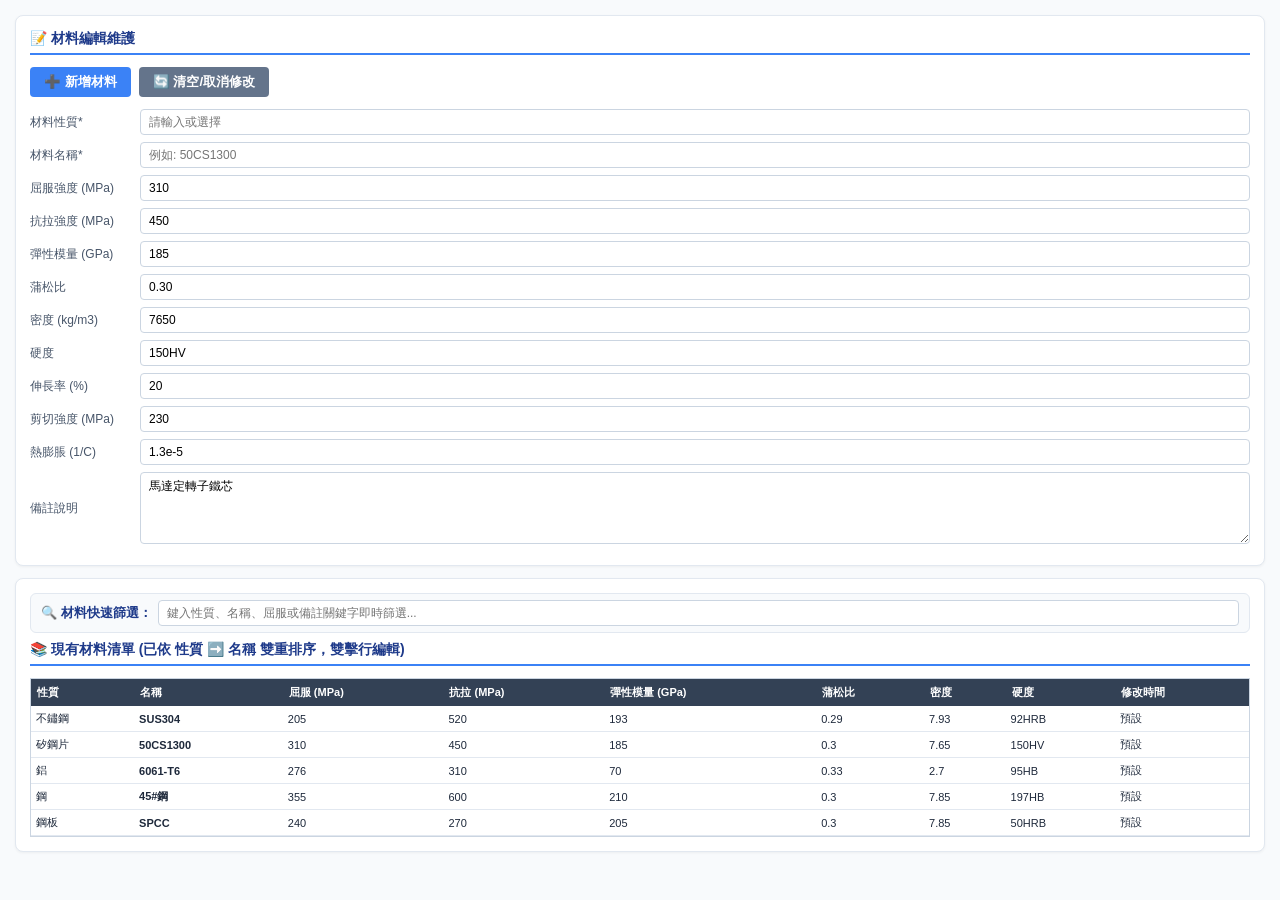
<file: modules/materials_db.html>
<!DOCTYPE html>
<html lang="zh-TW">
<head>
  <meta charset="UTF-8">
  <link rel="stylesheet" href="../css/portal-style.css">
</head>
<body>
  <div class="card">
    <div class="card-title">📝 材料編輯維護</div>
    <div class="btn-toolbar">
      <button class="action-btn" id="btnMatAdd" onclick="handleMatAdd()">➕ 新增材料</button>
      <button class="action-btn btn-secondary" id="btnMatSave" onclick="handleMatSaveEdit()" style="display:none;">💾 儲存修改</button>
      <button class="action-btn btn-danger" id="btnMatDelete" onclick="handleMatDelete()" style="display:none;">🗑️ 刪除材料</button>
      <button class="action-btn btn-secondary" onclick="clearMatForm()">🔄 清空/取消修改</button>
    </div>

    <div class="grid-mat-form" id="matFormContainer">
      <div class="form-group">
        <label>材料性質*</label>
        <input type="text" id="m_type" list="material_types_list" placeholder="請輸入或選擇">
        <datalist id="material_types_list">
          <option value="鋼">
          <option value="鋼板">
          <option value="不鏽鋼">
          <option value="矽鋼片">
          <option value="鋁">
          <option value="青銅">
          <option value="黃銅">
        </datalist>
      </div>
      <div class="form-group"><label>材料名稱*</label><input type="text" id="m_name" placeholder="例如: 50CS1300"></div>
      <div class="form-group"><label>屈服強度 (MPa)</label><input type="number" id="m_yield" value="310"></div>
      <div class="form-group"><label>抗拉強度 (MPa)</label><input type="number" id="m_tensile" value="450"></div>
      <div class="form-group"><label>彈性模量 (GPa)</label><input type="number" id="m_young" value="185"></div>
      <div class="form-group"><label>蒲松比</label><input type="number" id="m_poisson" value="0.30" step="0.01"></div>
      <div class="form-group"><label>密度 (kg/m3)</label><input type="number" id="m_density" value="7650"></div>
      <div class="form-group"><label>硬度</label><input type="text" id="m_hardness" value="150HV"></div>
      <div class="form-group"><label>伸長率 (%)</label><input type="number" id="m_elongation" value="20"></div>
      <div class="form-group"><label>剪切強度 (MPa)</label><input type="number" id="m_shear" value="230"></div>
      <div class="form-group"><label>熱膨脹 (1/C)</label><input type="text" id="m_cte" value="1.3e-5"></div>
      <div class="form-group form-group-span-3">
        <label>備註說明</label>
        <textarea id="m_note1" style="min-height: 60px;" placeholder="請輸入備註說明（支援換行）...">馬達定轉子鐵芯</textarea>
      </div>
    </div>
  </div>

  <div class="card" style="margin-top:10px;">
    <div class="search-bar">
      <span style="font-weight: bold; color: #1e3a8a;">🔍 材料快速篩選：</span>
      <input type="text" id="txtMatSearch" class="search-input" placeholder="鍵入性質、名稱、屈服或備註關鍵字即時篩選..." oninput="filterMaterials()">
    </div>
    
    <div class="card-title">📚 現有材料清單 (已依 性質 ➡️ 名稱 雙重排序，雙擊行編輯)</div>
    <div class="db-section-large">
      <table class="db-table" id="matTable">
        <thead>
          <tr>
            <th>性質</th><th>名稱</th><th>屈服 (MPa)</th><th>抗拉 (MPa)</th><th>彈性模量 (GPa)</th>
            <th>蒲松比</th><th>密度</th><th>硬度</th><th>修改時間</th>
          </tr>
        </thead>
        <tbody id="matTbody"></tbody>
      </table>
    </div>
  </div>

<script>
  const DEFAULT_MATERIALS = [
    { rowIndex: 1, data: ["鋼", "45#鋼", 7.85, "197HB", 16, 600, 355, 300, 400, 250, 0.0000117, 460, 0.30, 210, 80, 48, "軸常用碳鋼", "", "預設", "預設"] },
    { rowIndex: 2, data: ["鋼板", "SPCC", 7.85, "50HRB", 38, 270, 240, 150, 180, 120, 0.0000117, 460, 0.30, 205, 78, 50, "一般冷軋鋼板", "", "預設", "預設"] },
    { rowIndex: 3, data: ["不鏽鋼", "SUS304", 7.93, "92HRB", 40, 520, 205, 190, 210, 180, 0.0000173, 502, 0.29, 193, 75, 16, "奧氏體不鏽鋼", "", "預設", "預設"] },
    { rowIndex: 4, data: ["矽鋼片", "50CS1300", 7.65, "150HV", 20, 450, 310, 230, 280, 150, 0.000013, 490, 0.30, 185, 70, 25, "馬達定轉子鐵芯", "", "預設", "預設"] },
    { rowIndex: 5, data: ["鋁", "6061-T6", 2.70, "95HB", 12, 310, 276, 205, 230, 96, 0.000023, 896, 0.33, 70, 26, 167, "高強度鋁合金", "", "預設", "預設"] }
  ];

  let materialsCache = [];
  let editingMatRowIndex = null;

  function sortMaterialsCache() {
    materialsCache.sort((a, b) => {
      const typeA = (a.data[0] || "").toLowerCase();
      const typeB = (b.data[0] || "").toLowerCase();
      if (typeA !== typeB) return typeA.localeCompare(typeB, 'zh-Hant');
      const nameA = (a.data[1] || "").toLowerCase();
      const nameB = (b.data[1] || "").toLowerCase();
      return nameA.localeCompare(nameB, 'zh-Hant');
    });
  }

  function loadLocalMaterials() {
    const saved = localStorage.getItem('taigene_materials_db_v4');
    materialsCache = saved ? JSON.parse(saved) : DEFAULT_MATERIALS;
    if(!saved) localStorage.setItem('taigene_materials_db_v4', JSON.stringify(DEFAULT_MATERIALS));
    sortMaterialsCache();
    renderMaterialsTable(materialsCache);
  }

  function saveLocalMaterials() {
    sortMaterialsCache();
    localStorage.setItem('taigene_materials_db_v4', JSON.stringify(materialsCache));
  }

  function renderMaterialsTable(rows) {
    const tbody = document.getElementById('matTbody');
    if (!tbody) return;
    tbody.innerHTML = "";
    rows.forEach(item => {
      const tr = document.createElement('tr');
      const d = item.data;
      tr.ondblclick = () => loadMaterialForEdit(item.rowIndex, d);
      tr.innerHTML = `
        <td>${d[0]}</td><td><b>${d[1]}</b></td><td>${d[6]}</td><td>${d[5]}</td>
        <td>${d[13]}</td><td>${d[12]}</td><td>${d[2]}</td><td>${d[3]}</td>
        <td>${d[19] || '-'}</td>
      `;
      tbody.appendChild(tr);
    });
  }

  function filterMaterials() {
    const kw = document.getElementById('txtMatSearch').value.trim().toLowerCase();
    if (!kw) { renderMaterialsTable(materialsCache); return; }
    const filtered = materialsCache.filter(m => {
      const d = m.data;
      return d[0].toLowerCase().includes(kw) || d[1].toLowerCase().includes(kw) || d[16].toLowerCase().includes(kw);
    });
    renderMaterialsTable(filtered);
  }

  function handleMatAdd() {
    const type = document.getElementById('m_type').value;
    const name = document.getElementById('m_name').value.trim();
    if (!type || !name) return alert('請填寫材料性質與名稱！');

    const nowStr = new Date().toLocaleString();
    const data = [
      type, name,
      document.getElementById('m_density').value,
      document.getElementById('m_hardness').value,
      document.getElementById('m_elongation').value,
      document.getElementById('m_tensile').value,
      document.getElementById('m_yield').value,
      document.getElementById('m_shear').value, "", "",
      document.getElementById('m_cte').value, "",
      document.getElementById('m_poisson').value,
      document.getElementById('m_young').value, "", "",
      document.getElementById('m_note1').value, "", nowStr, nowStr
    ];

    materialsCache.push({ rowIndex: Date.now(), data: data });
    saveLocalMaterials();
    renderMaterialsTable(materialsCache);
    clearMatForm();
    alert('✅ 材料【' + name + '】已成功新增！已同步更新至材料清單與兩大仿真選單！');
  }

  function loadMaterialForEdit(idx, d) {
    editingMatRowIndex = idx;
    document.getElementById('m_type').value = d[0];
    document.getElementById('m_name').value = d[1];
    document.getElementById('m_density').value = d[2];
    document.getElementById('m_hardness').value = d[3];
    document.getElementById('m_elongation').value = d[4];
    document.getElementById('m_tensile').value = d[5];
    document.getElementById('m_yield').value = d[6];
    document.getElementById('m_shear').value = d[7];
    document.getElementById('m_cte').value = d[10];
    document.getElementById('m_poisson').value = d[12];
    document.getElementById('m_young').value = d[13];
    document.getElementById('m_note1').value = d[16];

    document.querySelectorAll('#matFormContainer input, #matFormContainer select, #matFormContainer textarea').forEach(inp => inp.classList.add('mat-edit-active'));
    document.getElementById('btnMatSave').style.display = 'inline-block';
    document.getElementById('btnMatDelete').style.display = 'inline-block';
    document.getElementById('btnMatAdd').style.display = 'none';
  }

  function handleMatSaveEdit() {
    if (!editingMatRowIndex) return;
    const item = materialsCache.find(m => m.rowIndex === editingMatRowIndex);
    if (!item) return;
    const nowStr = new Date().toLocaleString();
    item.data[0] = document.getElementById('m_type').value;
    item.data[1] = document.getElementById('m_name').value.trim();
    item.data[2] = document.getElementById('m_density').value;
    item.data[3] = document.getElementById('m_hardness').value;
    item.data[4] = document.getElementById('m_elongation').value;
    item.data[5] = document.getElementById('m_tensile').value;
    item.data[6] = document.getElementById('m_yield').value;
    item.data[7] = document.getElementById('m_shear').value;
    item.data[10] = document.getElementById('m_cte').value;
    item.data[12] = document.getElementById('m_poisson').value;
    item.data[13] = document.getElementById('m_young').value;
    item.data[16] = document.getElementById('m_note1').value;
    item.data[19] = nowStr;

    saveLocalMaterials();
    renderMaterialsTable(materialsCache);
    clearMatForm();
    alert('✅ 材料【' + item.data[1] + '】修改成功！');
  }

  function handleMatDelete() {
    if (!editingMatRowIndex) return;
    if (!confirm('確定要刪除這筆材料規格嗎？')) return;
    materialsCache = materialsCache.filter(m => m.rowIndex !== editingMatRowIndex);
    saveLocalMaterials();
    renderMaterialsTable(materialsCache);
    clearMatForm();
    alert('✅ 材料已刪除！');
  }

  function clearMatForm() {
    editingMatRowIndex = null;
    document.querySelectorAll('#matFormContainer input, #matFormContainer textarea').forEach(inp => {
      inp.value = "";
      inp.classList.remove('mat-edit-active');
    });
    document.getElementById('m_type').classList.remove('mat-edit-active');
    document.getElementById('btnMatSave').style.display = 'none';
    document.getElementById('btnMatDelete').style.display = 'none';
    document.getElementById('btnMatAdd').style.display = 'inline-block';
  }

  window.onload = function() {
    loadLocalMaterials();
  };
</script>
</body>
</html>
</file>
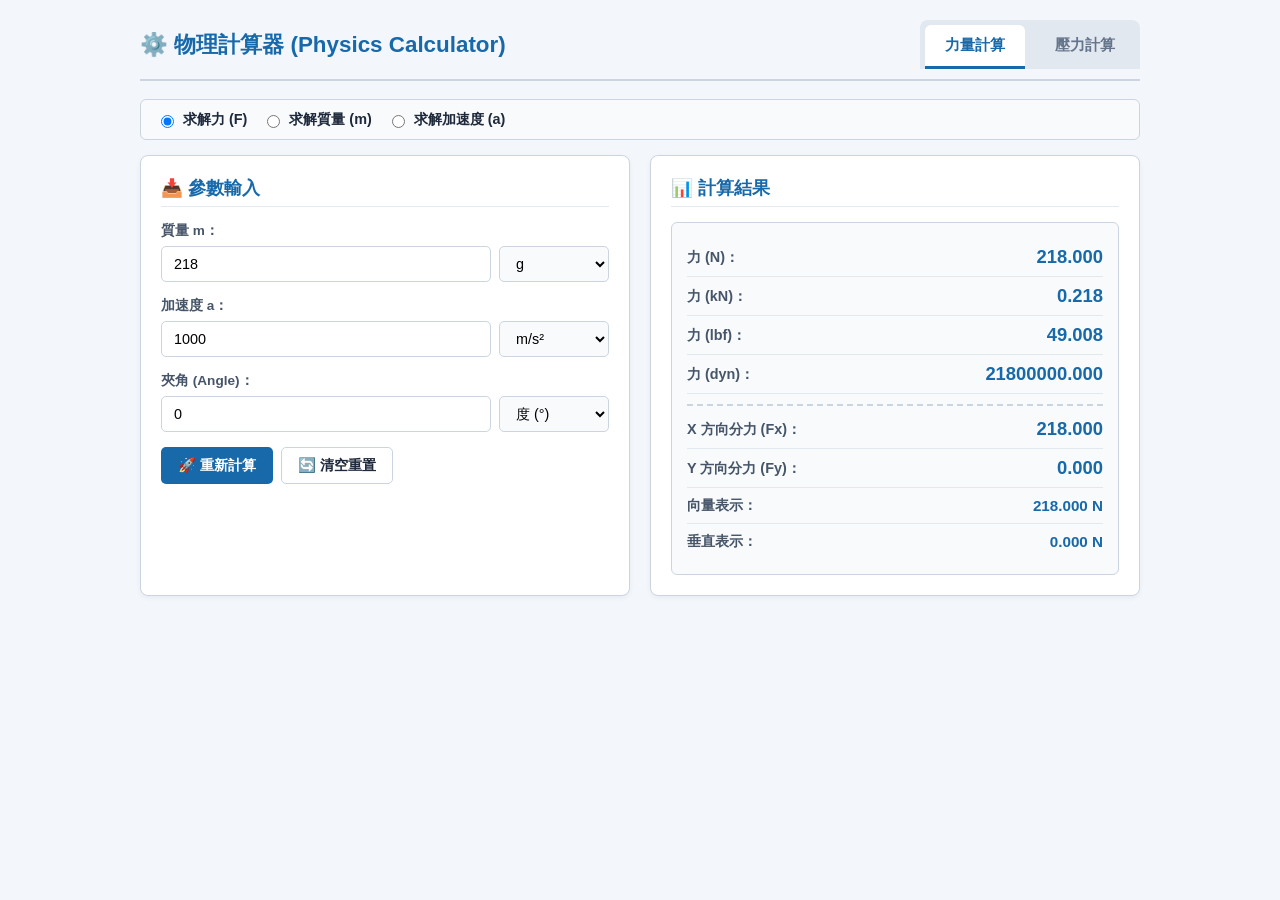
<file: modules/physics_calc.html>
<!DOCTYPE html>
<html lang="zh-TW">
<head>
    <meta charset="UTF-8">
    <meta name="viewport" content="width=device-width, initial-scale=1.0">
    <title>物理計算器 (Physics Calculator) - Taigene</title>
    <style>
        :root {
            --bg: #f3f6fb;
            --card: #fff;
            --line: #cbd5e1;
            --text: #1e293b;
            --primary: #1769aa;
            --primary-light: #e8f3ff;
            --accent: #2563eb;
            --danger: #dc2626;
            --success: #16a34a;
        }

        * { 
            box-sizing: border-box; 
            font-family: -apple-system, BlinkMacSystemFont, "Segoe UI", Roboto, "Helvetica Neue", Arial, sans-serif; 
        }

        body { 
            margin: 0; 
            padding: 20px; 
            background-color: var(--bg); 
            color: var(--text); 
        }

        .container { 
            max-width: 1000px; 
            margin: 0 auto; 
        }

        /* 標題與頁籤導覽列 */
        .header { 
            display: flex; 
            justify-content: space-between; 
            align-items: center; 
            margin-bottom: 18px; 
            border-bottom: 2px solid var(--line); 
            padding-bottom: 10px; 
        }
        
        .header h1 { 
            margin: 0; 
            font-size: 1.4rem; 
            color: var(--primary); 
        }

        .tab-nav { 
            display: flex; 
            gap: 10px; 
            background: #e2e8f0; 
            padding: 5px 5px 0; 
            border-radius: 8px 8px 0 0; 
        }

        .tab-btn { 
            border: none; 
            background: transparent; 
            padding: 10px 20px; 
            font-size: 0.95rem; 
            font-weight: 600; 
            color: #64748b; 
            cursor: pointer; 
            border-radius: 6px 6px 0 0; 
            transition: all 0.2s; 
            border-bottom: 3px solid transparent;
        }

        .tab-btn.active { 
            background: var(--card); 
            color: var(--primary); 
            border-bottom: 3px solid var(--primary); 
        }

        /* 卡片與表單排版 */
        .card { 
            background: var(--card); 
            border: 1px solid var(--line); 
            border-radius: 8px; 
            padding: 20px; 
            box-shadow: 0 2px 5px rgba(0,0,0,0.05); 
            margin-bottom: 15px; 
        }

        .card h2 { 
            margin-top: 0; 
            margin-bottom: 15px; 
            font-size: 1.1rem; 
            color: var(--primary); 
            border-bottom: 1px solid #e2e8f0; 
            padding-bottom: 6px; 
        }

        .grid-layout { 
            display: grid; 
            grid-template-columns: 1fr 1fr; 
            gap: 20px; 
        }

        .form-group { 
            margin-bottom: 15px; 
        }

        .form-group label { 
            display: block; 
            font-weight: bold; 
            margin-bottom: 6px; 
            font-size: 0.85rem; 
            color: #475569;
        }

        .radio-group { 
            display: flex; 
            gap: 15px; 
            background: #f8fafc; 
            padding: 10px 15px; 
            border: 1px solid var(--line); 
            border-radius: 6px; 
            margin-bottom: 15px;
        }

        .radio-group label { 
            display: flex; 
            align-items: center; 
            gap: 6px; 
            cursor: pointer; 
            font-weight: 600; 
            font-size: 0.9rem;
        }

        /* 輸入控制項樣式 */
        .input-combo { 
            display: flex; 
            gap: 8px; 
        }

        .form-control { 
            flex: 1; 
            padding: 8px 12px; 
            border: 1px solid var(--line); 
            border-radius: 5px; 
            font-size: 0.9rem; 
        }

        .form-control:focus { 
            outline: none; 
            border-color: var(--primary); 
            box-shadow: 0 0 0 3px rgba(23,105,170,0.15); 
        }

        select.form-control { 
            max-width: 110px; 
            background-color: #f8fafc; 
            cursor: pointer;
        }

        /* 按鈕群組 */
        .btn-group { 
            display: flex; 
            gap: 8px; 
            margin-top: 10px; 
        }

        button { 
            cursor: pointer; 
            padding: 8px 16px; 
            border: 1px solid transparent; 
            border-radius: 5px; 
            font-size: 0.9rem; 
            font-weight: 600; 
            transition: all 0.2s; 
        }

        .btn-primary { background: var(--primary); color: #fff; }
        .btn-primary:hover { background: #115293; }
        .btn-outline { background: #fff; border-color: var(--line); color: var(--text); }
        .btn-outline:hover { background: #f1f5f9; }

        /* 結果展示面板 */
        .result-panel { 
            background: #f8fafc; 
            border: 1px solid var(--line); 
            border-radius: 6px; 
            padding: 15px; 
        }

        .result-row { 
            display: flex; 
            justify-content: space-between; 
            align-items: center; 
            padding: 8px 0; 
            border-bottom: 1px solid #e2e8f0; 
        }

        .result-row:last-child { 
            border-bottom: none; 
        }

        .result-label { 
            font-weight: bold; 
            font-size: 0.9rem; 
            color: #475569; 
        }

        .result-value { 
            font-size: 1.15rem; 
            font-weight: 700; 
            color: var(--primary); 
        }

        .result-value.large { 
            font-size: 1.3rem; 
            color: var(--accent); 
        }

        .hidden { 
            display: none !important; 
        }
    </style>
</head>
<body>

<div class="container">
    
    <!-- 頂部頁面導覽與標題 -->
    <div class="header">
        <h1 id="portalTitle">⚙️ 物理計算器 (Physics Calculator)</h1>
        <div class="tab-nav">
            <button class="tab-btn active" id="btnForceView" onclick="switchView('force')">力量計算</button>
            <button class="tab-btn" id="btnPressureView" onclick="switchView('pressure')">壓力計算</button>
        </div>
    </div>

    <!-- ========================================================== -->
    <!-- 頁籤 A：力量計算面板                                        -->
    <!-- ========================================================== -->
    <div id="panelForce">
        <div class="radio-group">
            <label><input type="radio" name="forceMode" value="1" checked onchange="onForceModeChange(1)"> 求解力 (F)</label>
            <label><input type="radio" name="forceMode" value="2" onchange="onForceModeChange(2)"> 求解質量 (m)</label>
            <label><input type="radio" name="forceMode" value="3" onchange="onForceModeChange(3)"> 求解加速度 (a)</label>
        </div>

        <div class="grid-layout">
            <!-- 左側輸入區 -->
            <div class="card">
                <h2>📥 參數輸入</h2>
                <div class="form-group">
                    <label id="lblForceInput1">質量 m：</label>
                    <div class="input-combo">
                        <input type="number" id="txtForceValue1" class="form-control" value="218" step="any" oninput="calculateForce()">
                        <select id="cboForceUnit1" class="form-control" onchange="calculateForce()"></select>
                    </div>
                </div>
                <div class="form-group">
                    <label id="lblForceInput2">加速度 a：</label>
                    <div class="input-combo">
                        <input type="number" id="txtForceValue2" class="form-control" value="1000" step="any" oninput="calculateForce()">
                        <select id="cboForceUnit2" class="form-control" onchange="calculateForce()"></select>
                    </div>
                </div>
                <div class="form-group">
                    <label for="txtAngle">夾角 (Angle)：</label>
                    <div class="input-combo">
                        <input type="number" id="txtAngle" class="form-control" value="0" step="any" oninput="calculateForce()">
                        <select id="cboAngleUnit" class="form-control" onchange="calculateForce()">
                            <option value="度">度 (°)</option>
                            <option value="弧度">弧度 (rad)</option>
                        </select>
                    </div>
                </div>
                <div class="btn-group">
                    <button class="btn-primary" onclick="calculateForce()">🚀 重新計算</button>
                    <button class="btn-outline" onclick="clearForceInputs()">🔄 清空重置</button>
                </div>
            </div>

            <!-- 右側輸出區 -->
            <div class="card">
                <h2>📊 計算結果</h2>
                <div class="result-panel">
                    <div class="result-row">
                        <span class="result-label" id="lblForceResult1">力 (N)：</span>
                        <span class="result-value" id="lblForceResult1Value">0.000</span>
                    </div>
                    <div class="result-row">
                        <span class="result-label" id="lblForceResult2">力 (kN)：</span>
                        <span class="result-value" id="lblForceResult2Value">0.000</span>
                    </div>
                    <div class="result-row">
                        <span class="result-label" id="lblForceResult3">力 (lbf)：</span>
                        <span class="result-value" id="lblForceResult3Value">0.000</span>
                    </div>
                    <div id="rowForce4" class="result-row">
                        <span class="result-label" id="lblForceResult4">力 (dyn)：</span>
                        <span class="result-value" id="lblForceResult4Value">0.000</span>
                    </div>
                    <div class="result-row" style="border-top: 2px dashed var(--line); margin-top: 10px; padding-top: 12px;">
                        <span class="result-label">X 方向分力 (Fx)：</span>
                        <span class="result-value" id="lblFxValue">0.000</span>
                    </div>
                    <div class="result-row">
                        <span class="result-label">Y 方向分力 (Fy)：</span>
                        <span class="result-value" id="lblFyValue">0.000</span>
                    </div>
                    <div class="result-row">
                        <span class="result-label">向量表示：</span>
                        <span class="result-value" id="lblCompXValue" style="font-size: 0.95rem;">0.000 N</span>
                    </div>
                    <div class="result-row">
                        <span class="result-label">垂直表示：</span>
                        <span class="result-value" id="lblCompYValue" style="font-size: 0.95rem;">0.000 N</span>
                    </div>
                </div>
            </div>
        </div>
    </div>

    <!-- ========================================================== -->
    <!-- 頁籤 B：壓力計算面板                                        -->
    <!-- ========================================================== -->
    <div id="panelPressure" class="hidden">
        <div class="radio-group">
            <label><input type="radio" name="pressureMode" value="1" checked onchange="onPressureModeChange(1)"> 求解壓力 (P = F / A)</label>
            <label><input type="radio" name="pressureMode" value="2" onchange="onPressureModeChange(2)"> 求解力 (F = P × A)</label>
            <label><input type="radio" name="pressureMode" value="3" onchange="onPressureModeChange(3)"> 求解面積 (A = F / P)</label>
        </div>

        <div class="grid-layout">
            <!-- 左側輸入區 -->
            <div class="card">
                <h2>📥 參數輸入</h2>
                <div class="form-group">
                    <label id="lblPressureInput1">力 (F)：</label>
                    <div class="input-combo">
                        <input type="number" id="txtPressureValue1" class="form-control" value="100" step="any" oninput="calculatePressure()">
                        <select id="cboPressureUnit1" class="form-control" onchange="calculatePressure()"></select>
                    </div>
                </div>
                <div class="form-group">
                    <label id="lblPressureInput2">面積 (A)：</label>
                    <div class="input-combo">
                        <input type="number" id="txtPressureValue2" class="form-control" value="1" step="any" oninput="calculatePressure()">
                        <select id="cboPressureUnit2" class="form-control" onchange="calculatePressure()"></select>
                    </div>
                </div>
                <div class="btn-group">
                    <button class="btn-primary" onclick="calculatePressure()">🚀 重新計算</button>
                    <button class="btn-outline" onclick="clearPressureInputs()">🔄 清空重置</button>
                </div>
            </div>

            <!-- 右側輸出區 -->
            <div class="card">
                <h2>📊 計算結果</h2>
                <div class="result-panel" style="display: flex; flex-direction: column; justify-content: center; height: 100%; min-height: 200px;">
                    <div style="text-align: center; margin-bottom: 15px;">
                        <span class="result-label" id="lblPressureResultTitle" style="font-size: 1.1rem; display: block; margin-bottom: 8px;">壓力 (P)：</span>
                        <span class="result-value large" id="lblPressureResultValue">0</span>
                    </div>
                    <div class="form-group" style="margin-top: 10px;">
                        <label for="cboPressureUnit3">期望輸出單位：</label>
                        <select id="cboPressureUnit3" class="form-control" style="max-width: 100%;" onchange="calculatePressure()"></select>
                    </div>
                </div>
            </div>
        </div>
    </div>

</div>

<!-- ========================================================== -->
<!-- 7. JAVASCRIPT 核心計算動作邏輯                             -->
<!-- ========================================================== -->
<script>
    'use strict';

    // 核心物理常數
    const G = 9.80665;

    // 力量與壓力模式常數
    const MODE_FORCE_CALC = 1;
    const MODE_MASS_CALC = 2;
    const MODE_ACCEL_CALC = 3;

    let currentForceMode = MODE_FORCE_CALC;
    let currentPressureMode = MODE_FORCE_CALC;

    // ==========================================
    // 🔌 頁籤切換邏輯
    // ==========================================
    function switchView(view) {
        document.querySelectorAll('.tab-btn').forEach(btn => btn.classList.remove('active'));
        if (view === 'force') {
            document.getElementById('btnForceView').classList.add('active');
            document.getElementById('panelForce').classList.remove('hidden');
            document.getElementById('panelPressure').classList.add('hidden');
            calculateForce();
        } else {
            document.getElementById('btnPressureView').classList.add('active');
            document.getElementById('panelForce').classList.add('hidden');
            document.getElementById('panelPressure').classList.remove('hidden');
            calculatePressure();
        }
    }

    // ==========================================
    // ⚙️ 力量計算模組
    // ==========================================
    function initForceTab() {
        document.getElementsByName('forceMode')[0].checked = true;
        currentForceMode = MODE_FORCE_CALC;
        updateForceInputFields();
        calculateForce();
    }

    function onForceModeChange(mode) {
        currentForceMode = mode;
        updateForceInputFields();
        clearForceResults();
        calculateForce();
    }

    function updateForceInputFields() {
        const unit1 = document.getElementById('cboForceUnit1');
        const unit2 = document.getElementById('cboForceUnit2');
        
        unit1.innerHTML = '';
        unit2.innerHTML = '';

        if (currentForceMode === MODE_FORCE_CALC) {
            document.getElementById('lblForceInput1').textContent = "質量 m：";
            document.getElementById('lblForceInput2').textContent = "加速度 a：";
            
            // 質量單位
            ["g", "kg", "lb", "oz"].forEach(u => unit1.add(new Option(u, u)));
            unit1.value = "g";

            // 加速度單位 (包含平方上標 ²)
            unit2.add(new Option("m/s²", "m/s2"));
            unit2.add(new Option("ft/s²", "ft/s2"));
            unit2.add(new Option("g", "g"));
            unit2.value = "m/s2";

            // 結果標籤
            document.getElementById('lblForceResult1').textContent = "力 (N)：";
            document.getElementById('lblForceResult2').textContent = "力 (kN)：";
            document.getElementById('lblForceResult3').textContent = "力 (lbf)：";
            document.getElementById('lblForceResult4').textContent = "力 (dyn)：";
            document.getElementById('rowForce4').classList.remove('hidden');
        } 
        else if (currentForceMode === MODE_MASS_CALC) {
            document.getElementById('lblForceInput1').textContent = "加速度 a：";
            document.getElementById('lblForceInput2').textContent = "力 F：";

            // 加速度單位
            unit1.add(new Option("m/s²", "m/s2"));
            unit1.add(new Option("ft/s²", "ft/s2"));
            unit1.add(new Option("g", "g"));
            unit1.value = "m/s2";

            // 力單位
            ["N", "kN", "lbf", "dyn"].forEach(u => unit2.add(new Option(u, u)));
            unit2.value = "N";

            // 結果標籤
            document.getElementById('lblForceResult1').textContent = "質量 (kg)：";
            document.getElementById('lblForceResult2').textContent = "質量 (g)：";
            document.getElementById('lblForceResult3').textContent = "質量 (lb)：";
            document.getElementById('lblForceResult4').textContent = "質量 (oz)：";
            document.getElementById('rowForce4').classList.remove('hidden');
        } 
        else if (currentForceMode === MODE_ACCEL_CALC) {
            document.getElementById('lblForceInput1').textContent = "質量 m：";
            document.getElementById('lblForceInput2').textContent = "力 F：";

            // 質量單位
            ["g", "kg", "lb", "oz"].forEach(u => unit1.add(new Option(u, u)));
            unit1.value = "g";

            // 力單位
            ["N", "kN", "lbf", "dyn"].forEach(u => unit2.add(new Option(u, u)));
            unit2.value = "N";

            // 結果標籤
            document.getElementById('lblForceResult1').textContent = "加速度 (m/s²)：";
            document.getElementById('lblForceResult2').textContent = "加速度 (ft/s²)：";
            document.getElementById('lblForceResult3').textContent = "加速度 (g)：";
            document.getElementById('rowForce4').classList.add('hidden');
        }
    }

    function calculateForce() {
        const val1 = parseFloat(document.getElementById('txtForceValue1').value);
        const val2 = parseFloat(document.getElementById('txtForceValue2').value);
        const angle = parseFloat(document.getElementById('txtAngle').value);

        if (isNaN(val1) || isNaN(val2) || isNaN(angle)) return;

        const angleUnit = document.getElementById('cboAngleUnit').value;
        const angleRad = angleUnit === "度" ? (angle * Math.PI / 180) : angle;

        const unit1 = document.getElementById('cboForceUnit1').value;
        const unit2 = document.getElementById('cboForceUnit2').value;

        let force_N = 0, mass_kg = 0, accel_ms2 = 0;

        if (currentForceMode === MODE_FORCE_CALC) {
            mass_kg = convertMassToKG(val1, unit1);
            accel_ms2 = convertAccelToMs2(val2, unit2);
            force_N = mass_kg * accel_ms2;
            displayForceResults(force_N);
            calculateForceComponents(force_N, angleRad);
        } 
        else if (currentForceMode === MODE_MASS_CALC) {
            accel_ms2 = convertAccelToMs2(val1, unit1);
            force_N = convertForceToN(val2, unit2);
            mass_kg = accel_ms2 !== 0 ? (force_N / accel_ms2) : 0;
            displayMassResults(mass_kg);
            calculateForceComponents(force_N, angleRad);
        } 
        else if (currentForceMode === MODE_ACCEL_CALC) {
            mass_kg = convertMassToKG(val1, unit1);
            force_N = convertForceToN(val2, unit2);
            accel_ms2 = mass_kg !== 0 ? (force_N / mass_kg) : 0;
            displayAccelResults(accel_ms2);
            calculateForceComponents(force_N, angleRad);
        }
    }

    function displayForceResults(force_N) {
        document.getElementById('lblForceResult1Value').textContent = force_N.toFixed(3);
        document.getElementById('lblForceResult2Value').textContent = (force_N / 1000).toFixed(3);
        document.getElementById('lblForceResult3Value').textContent = (force_N * 0.224808943).toFixed(3);
        document.getElementById('lblForceResult4Value').textContent = (force_N * 100000).toFixed(3);
    }

    function displayMassResults(mass_kg) {
        document.getElementById('lblForceResult1Value').textContent = mass_kg.toFixed(3);
        document.getElementById('lblForceResult2Value').textContent = (mass_kg * 1000).toFixed(3);
        document.getElementById('lblForceResult3Value').textContent = (mass_kg * 2.20462262).toFixed(3);
        document.getElementById('lblForceResult4Value').textContent = (mass_kg * 35.2739619).toFixed(3);
    }

    function displayAccelResults(accel_ms2) {
        document.getElementById('lblForceResult1Value').textContent = accel_ms2.toFixed(3);
        document.getElementById('lblForceResult2Value').textContent = (accel_ms2 * 3.28084).toFixed(3);
        document.getElementById('lblForceResult3Value').textContent = (accel_ms2 / G).toFixed(3);
    }

    function calculateForceComponents(force_N, angleRad) {
        const fx = force_N * Math.cos(angleRad);
        const fy = force_N * Math.sin(angleRad);

        document.getElementById('lblFxValue').textContent = fx.toFixed(3);
        document.getElementById('lblFyValue').textContent = fy.toFixed(3);
        document.getElementById('lblCompXValue').textContent = fx.toFixed(3) + " N";
        document.getElementById('lblCompYValue').textContent = fy.toFixed(3) + " N";
    }

    // ==========================================
    // 🌀 壓力計算模組
    // ==========================================
    function initPressureTab() {
        document.getElementsByName('pressureMode')[0].checked = true;
        currentPressureMode = MODE_FORCE_CALC; // 計算壓力
        updatePressureInputFields();
        calculatePressure();
    }

    function onPressureModeChange(mode) {
        currentPressureMode = mode;
        updatePressureInputFields();
        clearPressureResults();
        calculatePressure();
    }

    function updatePressureInputFields() {
        const unit1 = document.getElementById('cboPressureUnit1');
        const unit2 = document.getElementById('cboPressureUnit2');
        const unit3 = document.getElementById('cboPressureUnit3');

        if (currentPressureMode === 1) { // 求解壓力：輸入 F、A
            document.getElementById('lblPressureInput1').textContent = "力 (F)：";
            document.getElementById('lblPressureInput2').textContent = "面積 (A)：";
            document.getElementById('lblPressureResultTitle').textContent = "壓力 (P)：";

            populateForceUnits(unit1);
            populateAreaUnits(unit2);
            populatePressureUnits(unit3);

            unit1.value = "N";
            unit2.value = "m2";
            unit3.value = "Pa";
        } 
        else if (currentPressureMode === 2) { // 求解力：輸入 A、P
            document.getElementById('lblPressureInput1').textContent = "面積 (A)：";
            document.getElementById('lblPressureInput2').textContent = "壓力 (P)：";
            document.getElementById('lblPressureResultTitle').textContent = "力 (F)：";

            populateAreaUnits(unit1);
            populatePressureUnits(unit2);
            populateForceUnits(unit3);

            unit1.value = "m2";
            unit2.value = "Pa";
            unit3.value = "N";
        } 
        else if (currentPressureMode === 3) { // 求解面積：輸入 F、P
            document.getElementById('lblPressureInput1').textContent = "力 (F)：";
            document.getElementById('lblPressureInput2').textContent = "壓力 (P)：";
            document.getElementById('lblPressureResultTitle').textContent = "面積 (A)：";

            populateForceUnits(unit1);
            populatePressureUnits(unit2);
            populateAreaUnits(unit3);

            unit1.value = "N";
            unit2.value = "Pa";
            unit3.value = "m2";
        }
    }

    function populateForceUnits(select) {
        select.innerHTML = '';
        ["N", "kN", "lbf", "kgf", "dyn"].forEach(u => select.add(new Option(u, u)));
    }

    function populateAreaUnits(select) {
        select.innerHTML = '';
        select.add(new Option("mm²", "mm2"));
        select.add(new Option("cm²", "cm2"));
        select.add(new Option("m²", "m2"));
        select.add(new Option("ft²", "ft2"));
        select.add(new Option("in²", "in2"));
    }

    function populatePressureUnits(select) {
        select.innerHTML = '';
        ["Pa", "kPa", "MPa", "bar", "PSI", "atm", "torr"].forEach(u => select.add(new Option(u, u)));
    }

    function calculatePressure() {
        const val1 = parseFloat(document.getElementById('txtPressureValue1').value);
        const val2 = parseFloat(document.getElementById('txtPressureValue2').value);

        if (isNaN(val1) || isNaN(val2)) return;

        const unit1 = document.getElementById('cboPressureUnit1').value;
        const unit2 = document.getElementById('cboPressureUnit2').value;
        const targetUnit = document.getElementById('cboPressureUnit3').value;

        let resultValue = 0;

        if (currentPressureMode === 1) { // 求解壓力 P = F / A
            const force_N = convertForceToN(val1, unit1);
            const area_m2 = convertAreaToM2(val2, unit2);
            const pressure_Pa = area_m2 !== 0 ? (force_N / area_m2) : 0;
            resultValue = convertPressureFromPa(pressure_Pa, targetUnit);
        } 
        else if (currentPressureMode === 2) { // 求解力 F = P * A
            const area_m2 = convertAreaToM2(val1, unit1);
            const pressure_Pa = convertPressureToPa(val2, unit2);
            const force_N = pressure_Pa * area_m2;
            resultValue = convertForceFromN(force_N, targetUnit);
        } 
        else if (currentPressureMode === 3) { // 求解面積 A = F / P
            const force_N = convertForceToN(val1, unit1);
            const pressure_Pa = convertPressureToPa(val2, unit2);
            const area_m2 = pressure_Pa !== 0 ? (force_N / pressure_Pa) : 0;
            resultValue = convertAreaFromM2(area_m2, targetUnit);
        }

        document.getElementById('lblPressureResultValue').textContent = formatResult(resultValue);
    }

    function formatResult(value) {
        if (value === 0) return "0";
        // 精確到小數點下8位，並去除多餘的零
        return parseFloat(value.toFixed(8)).toString();
    }

    // ==========================================
    // 📐 單位轉換公用子程序
    // ==========================================
    function convertMassToKG(value, unit) {
        switch (unit) {
            case "g": return value / 1000;
            case "kg": return value;
            case "lb": return value * 0.45359237;
            case "oz": return value * 0.0283495231;
            default: return value;
        }
    }

    function convertAccelToMs2(value, unit) {
        switch (unit) {
            case "m/s2": return value;
            case "ft/s2": return value * 0.3048;
            case "g": return value * G;
            default: return value;
        }
    }

    function convertForceToN(value, unit) {
        switch (unit) {
            case "N": return value;
            case "kN": return value * 1000;
            case "lbf": return value * 4.4482216152605;
            case "kgf": return value * 9.80665;
            case "dyn": return value / 100000;
            default: return value;
        }
    }

    function convertForceFromN(value, targetUnit) {
        switch (targetUnit) {
            case "N": return value;
            case "kN": return value / 1000;
            case "lbf": return value / 4.4482216152605;
            case "kgf": return value / 9.80665;
            case "dyn": return value * 100000;
            default: return value;
        }
    }

    function convertAreaToM2(value, unit) {
        switch (unit) {
            case "mm2": return value / 1000000;
            case "cm2": return value / 10000;
            case "m2": return value;
            case "ft2": return value * 0.09290304;
            case "in2": return value * 0.00064516;
            default: return value;
        }
    }

    function convertAreaFromM2(value, targetUnit) {
        switch (targetUnit) {
            case "mm2": return value * 1000000;
            case "cm2": return value * 10000;
            case "m2": return value;
            case "ft2": return value / 0.09290304;
            case "in2": return value / 0.00064516;
            default: return value;
        }
    }

    function convertPressureToPa(value, unit) {
        switch (unit) {
            case "Pa": return value;
            case "kPa": return value * 1000;
            case "MPa": return value * 1000000;
            case "bar": return value * 100000;
            case "PSI": return value * 6894.75729;
            case "atm": return value * 101325;
            case "torr": return value * 133.322368421;
            default: return value;
        }
    }

    function convertPressureFromPa(value, targetUnit) {
        switch (targetUnit) {
            case "Pa": return value;
            case "kPa": return value / 1000;
            case "MPa": return value / 1000000;
            case "bar": return value / 100000;
            case "PSI": return value / 6894.75729;
            case "atm": return value / 101325;
            case "torr": return value / 133.322368421;
            default: return value;
        }
    }

    // ==========================================
    // 🧹 清除輸入值與結果歸零
    // ==========================================
    function clearForceResults() {
        document.getElementById('lblForceResult1Value').textContent = "0.000";
        document.getElementById('lblForceResult2Value').textContent = "0.000";
        document.getElementById('lblForceResult3Value').textContent = "0.000";
        const res4 = document.getElementById('lblForceResult4Value');
        if (res4) res4.textContent = "0.000";
        
        document.getElementById('lblFxValue').textContent = "0.000";
        document.getElementById('lblFyValue').textContent = "0.000";
        document.getElementById('lblCompXValue').textContent = "0.000 N";
        document.getElementById('lblCompYValue').textContent = "0.000 N";
    }

    function clearPressureResults() {
        document.getElementById('lblPressureResultValue').textContent = "0";
    }

    function clearForceInputs() {
        document.getElementById('txtForceValue1').value = '';
        document.getElementById('txtForceValue2').value = '';
        document.getElementById('txtAngle').value = '0';
        document.getElementById('cboAngleUnit').value = '度';
        clearForceResults();
    }

    function clearPressureInputs() {
        document.getElementById('txtPressureValue1').value = '';
        document.getElementById('txtPressureValue2').value = '';
        clearPressureResults();
    }

    // 初始化頁面執行
    document.addEventListener('DOMContentLoaded', () => {
        initForceTab();
        initPressureTab();
        switchView('force'); // 預設載入力計算
    });
</script>

</body>
</html>
</file>
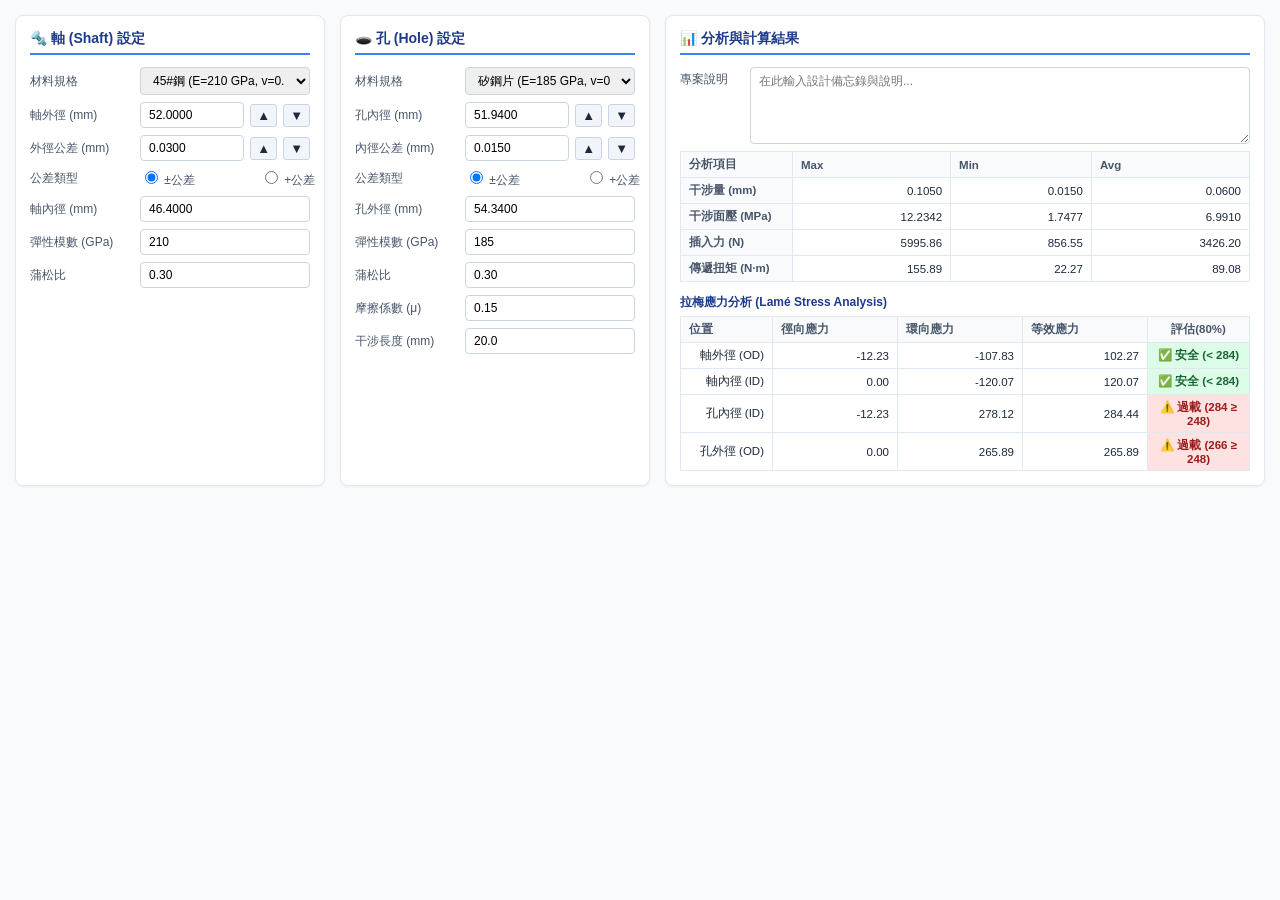
<file: modules/press_fit.html>
<!DOCTYPE html>
<html lang="zh-TW">
<head>
  <meta charset="UTF-8">
  <link rel="stylesheet" href="../css/portal-style.css">
</head>
<body>

  <div class="main-grid">
    <!-- 軸 (Shaft) 設定 -->
    <div class="card">
      <div class="card-title">🔩 軸 (Shaft) 設定</div>
      <div class="form-group">
        <label>材料規格</label>
        <select id="cmbShaftMat" onchange="onShaftMatChange()">
          <option value="custom">自定義 (雙擊彈性模數有快捷鍵)</option>
          <option value="45_steel" selected>45#鋼 (E=210 GPa, v=0.30, Yield=355 MPa)</option>
          <option value="sus304">SUS304 不鏽鋼 (E=193 GPa, v=0.29, Yield=205 MPa)</option>
          <option value="silicon_steel">矽鋼片 (E=185 GPa, v=0.30, Yield=310 MPa)</option>
          <option value="al6061">6061-T6 鋁合金 (E=70 GPa, v=0.33, Yield=276 MPa)</option>
        </select>
      </div>
      <div class="form-group">
        <label>軸外徑 (mm)</label>
        <div class="input-box">
          <input type="number" id="txtShaftOD" value="52.0000" step="0.01" oninput="calcAll()">
          <span class="spin-btn" onclick="spin('txtShaftOD', 0.01)">▲</span>
          <span class="spin-btn" onclick="spin('txtShaftOD', -0.01)">▼</span>
        </div>
      </div>
      <div class="form-group">
        <label>外徑公差 (mm)</label>
        <div class="input-box">
          <input type="number" id="txtShaftODTolerance" value="0.0300" step="0.005" oninput="calcAll()">
          <span class="spin-btn" onclick="spin('txtShaftODTolerance', 0.005)">▲</span>
          <span class="spin-btn" onclick="spin('txtShaftODTolerance', -0.005)">▼</span>
        </div>
      </div>
      <div class="form-group">
        <label>公差類型</label>
        <div class="radio-group">
          <label><input type="radio" name="shaftTol" value="both" checked onchange="calcAll()"> ±公差</label>
          <label><input type="radio" name="shaftTol" value="pos" onchange="calcAll()"> +公差</label>
          <label><input type="radio" name="shaftTol" value="neg" onchange="calcAll()"> -公差</label>
        </div>
      </div>
      <div class="form-group">
        <label>軸內徑 (mm)</label>
        <div class="input-box">
          <input type="number" id="txtShaftID" value="46.4000" step="0.1" oninput="calcAll()">
        </div>
      </div>
      <div class="form-group">
        <label>彈性模數 (GPa)</label>
        <div class="input-box">
          <input type="number" id="txtShaftE" value="210" oninput="calcAll()" ondblclick="quickSteel('txtShaftE', 'txtShaftNu')">
        </div>
      </div>
      <div class="form-group">
        <label>蒲松比</label>
        <div class="input-box">
          <input type="number" id="txtShaftNu" value="0.30" step="0.01" oninput="calcAll()">
        </div>
      </div>
    </div>

    <!-- 孔 (Hole) 設定 -->
    <div class="card">
      <div class="card-title">🕳️ 孔 (Hole) 設定</div>
      <div class="form-group">
        <label>材料規格</label>
        <select id="cmbHoleMat" onchange="onHoleMatChange()">
          <option value="custom">自定義 (雙擊彈性模數有快捷鍵)</option>
          <option value="45_steel">45#鋼 (E=210 GPa, v=0.30, Yield=355 MPa)</option>
          <option value="sus304">SUS304 不鏽鋼 (E=193 GPa, v=0.29, Yield=205 MPa)</option>
          <option value="silicon_steel" selected>矽鋼片 (E=185 GPa, v=0.30, Yield=310 MPa)</option>
          <option value="al6061">6061-T6 鋁合金 (E=70 GPa, v=0.33, Yield=276 MPa)</option>
        </select>
      </div>
      <div class="form-group">
        <label>孔內徑 (mm)</label>
        <div class="input-box">
          <input type="number" id="txtHoleID" value="51.9400" step="0.01" oninput="calcAll()">
          <span class="spin-btn" onclick="spin('txtHoleID', 0.01)">▲</span>
          <span class="spin-btn" onclick="spin('txtHoleID', -0.01)">▼</span>
        </div>
      </div>
      <div class="form-group">
        <label>內徑公差 (mm)</label>
        <div class="input-box">
          <input type="number" id="txtHoleIDTolerance" value="0.0150" step="0.005" oninput="calcAll()">
          <span class="spin-btn" onclick="spin('txtHoleIDTolerance', 0.005)">▲</span>
          <span class="spin-btn" onclick="spin('txtHoleIDTolerance', -0.005)">▼</span>
        </div>
      </div>
      <div class="form-group">
        <label>公差類型</label>
        <div class="radio-group">
          <label><input type="radio" name="holeTol" value="both" checked onchange="calcAll()"> ±公差</label>
          <label><input type="radio" name="holeTol" value="pos" onchange="calcAll()"> +公差</label>
          <label><input type="radio" name="holeTol" value="neg" onchange="calcAll()"> -公差</label>
        </div>
      </div>
      <div class="form-group">
        <label>孔外徑 (mm)</label>
        <div class="input-box">
          <input type="number" id="txtHoleOD" value="54.3400" step="0.01" oninput="calcAll()">
        </div>
      </div>
      <div class="form-group">
        <label>彈性模數 (GPa)</label>
        <div class="input-box">
          <input type="number" id="txtHoleE" value="185" oninput="calcAll()" ondblclick="quickSteel('txtHoleE', 'txtHoleNu')">
        </div>
      </div>
      <div class="form-group">
        <label>蒲松比</label>
        <div class="input-box">
          <input type="number" id="txtHoleNu" value="0.30" step="0.01" oninput="calcAll()">
        </div>
      </div>
      <div class="form-group">
        <label>摩擦係數 (μ)</label>
        <div class="input-box">
          <input type="number" id="txtFriction" value="0.15" step="0.01" oninput="calcAll()">
        </div>
      </div>
      <div class="form-group">
        <label>干涉長度 (mm)</label>
        <div class="input-box">
          <input type="number" id="txtInterferenceLen" value="20.0" step="0.5" oninput="calcAll()">
        </div>
      </div>
    </div>

    <!-- 📊 分析結果與拉梅應力 -->
    <div class="card">
      <div class="card-title">📊 分析與計算結果</div>
      <div class="form-group" style="align-items:flex-start;">
        <label style="width:70px; margin-top:4px;">專案說明</label>
        <textarea id="txtProjectNote" placeholder="在此輸入設計備忘錄與說明..."></textarea>
      </div>

      <table class="res-table">
        <tr><th>分析項目</th><th>Max</th><th>Min</th><th>Avg</th></tr>
        <tr><th>干涉量 (mm)</th><td id="res_IntMax">0</td><td id="res_IntMin">0</td><td id="res_IntAvg">0</td></tr>
        <tr><th>干涉面壓 (MPa)</th><td id="res_StressMax">0</td><td id="res_StressMin">0</td><td id="res_StressAvg">0</td></tr>
        <tr><th>插入力 (N)</th><td id="res_ForceMax">0</td><td id="res_ForceMin">0</td><td id="res_ForceAvg">0</td></tr>
        <tr><th>傳遞扭矩 (N·m)</th><td id="res_TorqueMax">0</td><td id="res_TorqueMin">0</td><td id="res_TorqueAvg">0</td></tr>
      </table>

      <div style="font-weight:bold; margin-top:12px; font-size:12px; color:#1e3a8a;">拉梅應力分析 (Lamé Stress Analysis)</div>
      <table class="res-table">
        <tr>
          <th style="width:75px;">位置</th>
          <th>徑向應力</th>
          <th>環向應力</th>
          <th>等效應力</th>
          <th style="width:85px; text-align:center;">評估(80%)</th>
        </tr>
        <tr>
          <td>軸外徑 (OD)</td>
          <td id="res_ShaftOD_Rad">0</td>
          <td id="res_ShaftOD_Shear">0</td>
          <td id="res_ShaftOD_VM">0</td>
          <td id="status_ShaftOD" style="text-align:center;">-</td>
        </tr>
        <tr>
          <td>軸內徑 (ID)</td>
          <td id="res_ShaftID_Rad">0</td>
          <td id="res_ShaftID_Shear">0</td>
          <td id="res_ShaftID_VM">0</td>
          <td id="status_ShaftID" style="text-align:center;">-</td>
        </tr>
        <tr>
          <td>孔內徑 (ID)</td>
          <td id="res_HoleID_Rad">0</td>
          <td id="res_HoleID_Shear">0</td>
          <td id="res_HoleID_VM">0</td>
          <td id="status_HoleID" style="text-align:center;">-</td>
        </tr>
        <tr>
          <td>孔外徑 (OD)</td>
          <td id="res_HoleOD_Rad">0</td>
          <td id="res_HoleOD_Shear">0</td>
          <td id="res_HoleOD_VM">0</td>
          <td id="status_HoleOD" style="text-align:center;">-</td>
        </tr>
      </table>
    </div>
  </div>

  <script>
    // 材料屈服強度快取
    const yields = { "45_steel": 355, "sus304": 205, "silicon_steel": 310, "al6061": 276, "custom": 250 };

    function onShaftMatChange() {
      const val = document.getElementById('cmbShaftMat').value;
      const ym = document.getElementById('txtShaftE');
      const pr = document.getElementById('txtShaftNu');
      if (val === "45_steel") { ym.value = 210; pr.value = 0.30; }
      else if (val === "sus304") { ym.value = 193; pr.value = 0.29; }
      else if (val === "silicon_steel") { ym.value = 185; pr.value = 0.30; }
      else if (val === "al6061") { ym.value = 70; pr.value = 0.33; }
      ym.readOnly = (val !== "custom");
      pr.readOnly = (val !== "custom");
      calcAll();
    }

    function onHoleMatChange() {
      const val = document.getElementById('cmbHoleMat').value;
      const ym = document.getElementById('txtHoleE');
      const pr = document.getElementById('txtHoleNu');
      if (val === "45_steel") { ym.value = 210; pr.value = 0.30; }
      else if (val === "sus304") { ym.value = 193; pr.value = 0.29; }
      else if (val === "silicon_steel") { ym.value = 185; pr.value = 0.30; }
      else if (val === "al6061") { ym.value = 70; pr.value = 0.33; }
      ym.readOnly = (val !== "custom");
      pr.readOnly = (val !== "custom");
      calcAll();
    }

    function quickSteel(ymId, prId) {
      if (document.getElementById('cmbShaftMat').value !== "custom" && ymId.includes('Shaft')) return;
      if (document.getElementById('cmbHoleMat').value !== "custom" && ymId.includes('Hole')) return;
      const choice = prompt("請選擇快捷金屬參數：\n【1】普通鋼 (E=210, v=0.30)\n【2】不鏽鋼 (E=193, v=0.30)\n【3】鋁合金 (E=70, v=0.33)\n【4】黃銅 (E=105, v=0.34)");
      if (choice === "1") { document.getElementById(ymId).value = 210; document.getElementById(prId).value = 0.30; }
      else if (choice === "2") { document.getElementById(ymId).value = 193; document.getElementById(prId).value = 0.30; }
      else if (choice === "3") { document.getElementById(ymId).value = 70; document.getElementById(prId).value = 0.33; }
      else if (choice === "4") { document.getElementById(ymId).value = 105; document.getElementById(prId).value = 0.34; }
      calcAll();
    }

    function spin(id, step) {
      const el = document.getElementById(id);
      el.value = (parseFloat(el.value) + step).toFixed(4);
      calcAll();
    }

    function calcAll() {
      const sOD = parseFloat(document.getElementById('txtShaftOD').value) || 0;
      const sTol = parseFloat(document.getElementById('txtShaftODTolerance').value) || 0;
      const sTolType = document.querySelector('input[name="shaftTol"]:checked').value;
      const sID = parseFloat(document.getElementById('txtShaftID').value) || 0.000001;
      const sE = parseFloat(document.getElementById('txtShaftE').value) || 1;
      const sNu = parseFloat(document.getElementById('txtShaftNu').value) || 0.3;

      const hID = parseFloat(document.getElementById('txtHoleID').value) || 0;
      const hTol = parseFloat(document.getElementById('txtHoleIDTolerance').value) || 0;
      const hTolType = document.querySelector('input[name="holeTol"]:checked').value;
      const hOD = parseFloat(document.getElementById('txtHoleOD').value) || 0;
      const hE = parseFloat(document.getElementById('txtHoleE').value) || 1;
      const hNu = parseFloat(document.getElementById('txtHoleNu').value) || 0.3;

      const mu = parseFloat(document.getElementById('txtFriction').value) || 0;
      const intLen = parseFloat(document.getElementById('txtInterferenceLen').value) || 0;

      let sODMax = sOD, sODMin = sOD;
      if (sTolType === 'both') { sODMax = sOD + sTol; sODMin = sOD - sTol; }
      else if (sTolType === 'pos') { sODMax = sOD + sTol; sODMin = sOD; }
      else if (sTolType === 'neg') { sODMax = sOD; sODMin = sOD - sTol; }

      let hIDMax = hID, hIDMin = hID;
      if (hTolType === 'both') { hIDMax = hID + hTol; hIDMin = hID - hTol; }
      else if (hTolType === 'pos') { hIDMax = hID + hTol; hIDMin = hID; }
      else if (hTolType === 'neg') { hIDMax = hID; hIDMin = hID - hTol; }

      const intMax = sODMax - hIDMin;
      const intMin = sODMin - hIDMax;
      const intAvg = (intMax + intMin) / 2;

      document.getElementById('res_IntMax').innerText = intMax.toFixed(4);
      document.getElementById('res_IntMin').innerText = intMin.toFixed(4);
      document.getElementById('res_IntAvg').innerText = intAvg.toFixed(4);

      const sOD_m = sOD / 1000, sID_m = sID / 1000, hOD_m = hOD / 1000;
      const denomHole = (1 / (hE * 1e10)) * (((Math.pow(hOD_m, 2) + Math.pow(sOD_m, 2)) / (Math.pow(hOD_m, 2) - Math.pow(sOD_m, 2))) + hNu);
      const denomShaft = (1 / (sE * 1e10)) * (((Math.pow(sOD_m, 2) + Math.pow(sID_m, 2)) / (Math.pow(sOD_m, 2) - Math.pow(sID_m, 2))) - sNu);
      const denomTotal = (sOD_m / 2) * (denomHole + denomShaft) * 1e10;

      if (denomTotal === 0 || isNaN(denomTotal)) return;

      const pMax = (intMax / 2) / denomTotal;
      const pMin = (intMin / 2) / denomTotal;
      const pAvg = (intAvg / 2) / denomTotal;

      document.getElementById('res_StressMax').innerText = pMax.toFixed(4);
      document.getElementById('res_StressMin').innerText = pMin.toFixed(4);
      document.getElementById('res_StressAvg').innerText = pAvg.toFixed(4);

      const contactArea = sOD * Math.PI * intLen;
      const fMax = pMax * contactArea * mu;
      const fMin = pMin * contactArea * mu;
      const fAvg = pAvg * contactArea * mu;

      document.getElementById('res_ForceMax').innerText = fMax.toFixed(2);
      document.getElementById('res_ForceMin').innerText = fMin.toFixed(2);
      document.getElementById('res_ForceAvg').innerText = fAvg.toFixed(2);

      const tMax = ((sOD / 2) * fMax) / 1000;
      const tMin = ((sOD / 2) * fMin) / 1000;
      const tAvg = ((sOD / 2) * fAvg) / 1000;

      document.getElementById('res_TorqueMax').innerText = tMax.toFixed(2);
      document.getElementById('res_TorqueMin').innerText = tMin.toFixed(2);
      document.getElementById('res_TorqueAvg').innerText = tAvg.toFixed(2);

      const r_si = sID / 2, r_so = sOD / 2, r_ho = hOD / 2;
      const lameBShaft = -pMax / ((1 / Math.pow(r_si, 2)) - (1 / Math.pow(r_so, 2)));
      const lameAShaft = lameBShaft / Math.pow(r_si, 2);

      const lameBHole = -pMax / ((1 / Math.pow(r_ho, 2)) - (1 / Math.pow(r_so, 2)));
      const lameAHole = lameBHole / Math.pow(r_ho, 2);

      const sOD_Shear = lameAShaft + (lameBShaft / Math.pow(r_so, 2));
      const sOD_Rad = lameAShaft - (lameBShaft / Math.pow(r_so, 2));
      const sOD_VM = Math.sqrt(Math.pow(sOD_Shear, 2) + Math.pow(sOD_Rad, 2) - (sOD_Shear * sOD_Rad));

      const sID_Shear = lameAShaft + (lameBShaft / Math.pow(r_si, 2));
      const sID_Rad = lameAShaft - (lameBShaft / Math.pow(r_si, 2));
      const sID_VM = Math.sqrt(Math.pow(sID_Shear, 2) + Math.pow(sID_Rad, 2) - (sID_Shear * sID_Rad));

      const hID_Shear = lameAHole + (lameBHole / Math.pow(r_so, 2));
      const hID_Rad = lameAHole - (lameBHole / Math.pow(r_so, 2));
      const hID_VM = Math.sqrt(Math.pow(hID_Rad, 2) - (hID_Rad * hID_Shear) + Math.pow(hID_Shear, 2));

      const hOD_Shear = lameAHole + (lameBHole / Math.pow(r_ho, 2));
      const hOD_Rad = lameAHole - (lameBHole / Math.pow(r_ho, 2));
      const hOD_VM = Math.sqrt(Math.pow(hOD_Rad, 2) - (hOD_Rad * hOD_Shear) + Math.pow(hOD_Shear, 2));

      document.getElementById('res_ShaftOD_Rad').innerText = sOD_Rad.toFixed(2);
      document.getElementById('res_ShaftOD_Shear').innerText = sOD_Shear.toFixed(2);
      document.getElementById('res_ShaftOD_VM').innerText = sOD_VM.toFixed(2);

      document.getElementById('res_ShaftID_Rad').innerText = sID_Rad.toFixed(2);
      document.getElementById('res_ShaftID_Shear').innerText = sID_Shear.toFixed(2);
      document.getElementById('res_ShaftID_VM').innerText = sID_VM.toFixed(2);

      document.getElementById('res_HoleID_Rad').innerText = hID_Rad.toFixed(2);
      document.getElementById('res_HoleID_Shear').innerText = hID_Shear.toFixed(2);
      document.getElementById('res_HoleID_VM').innerText = hID_VM.toFixed(2);

      document.getElementById('res_HoleOD_Rad').innerText = hOD_Rad.toFixed(2);
      document.getElementById('res_HoleOD_Shear').innerText = hOD_Shear.toFixed(2);
      document.getElementById('res_HoleOD_VM').innerText = hOD_VM.toFixed(2);

      const sYield = yields[document.getElementById('cmbShaftMat').value] || 250;
      const hYield = yields[document.getElementById('cmbHoleMat').value] || 250;

      checkYield('status_ShaftOD', sOD_VM, sYield);
      checkYield('status_ShaftID', sID_VM, sYield);
      checkYield('status_HoleID', hID_VM, hYield);
      checkYield('status_HoleOD', hOD_VM, hYield);
    }

    function checkYield(elId, val, yieldStress) {
      const el = document.getElementById(elId);
      if (val >= (yieldStress * 0.8)) {
        el.innerText = `⚠️ 過載 (${val.toFixed(0)} ≥ ${(yieldStress * 0.8).toFixed(0)})`;
        el.className = 'highlight-alert';
      } else {
        el.innerText = `✅ 安全 (< ${(yieldStress * 0.8).toFixed(0)})`;
        el.className = 'highlight-pass';
      }
    }

    window.onload = function() { calcAll(); };
  </script>
</body>
</html>
</file>
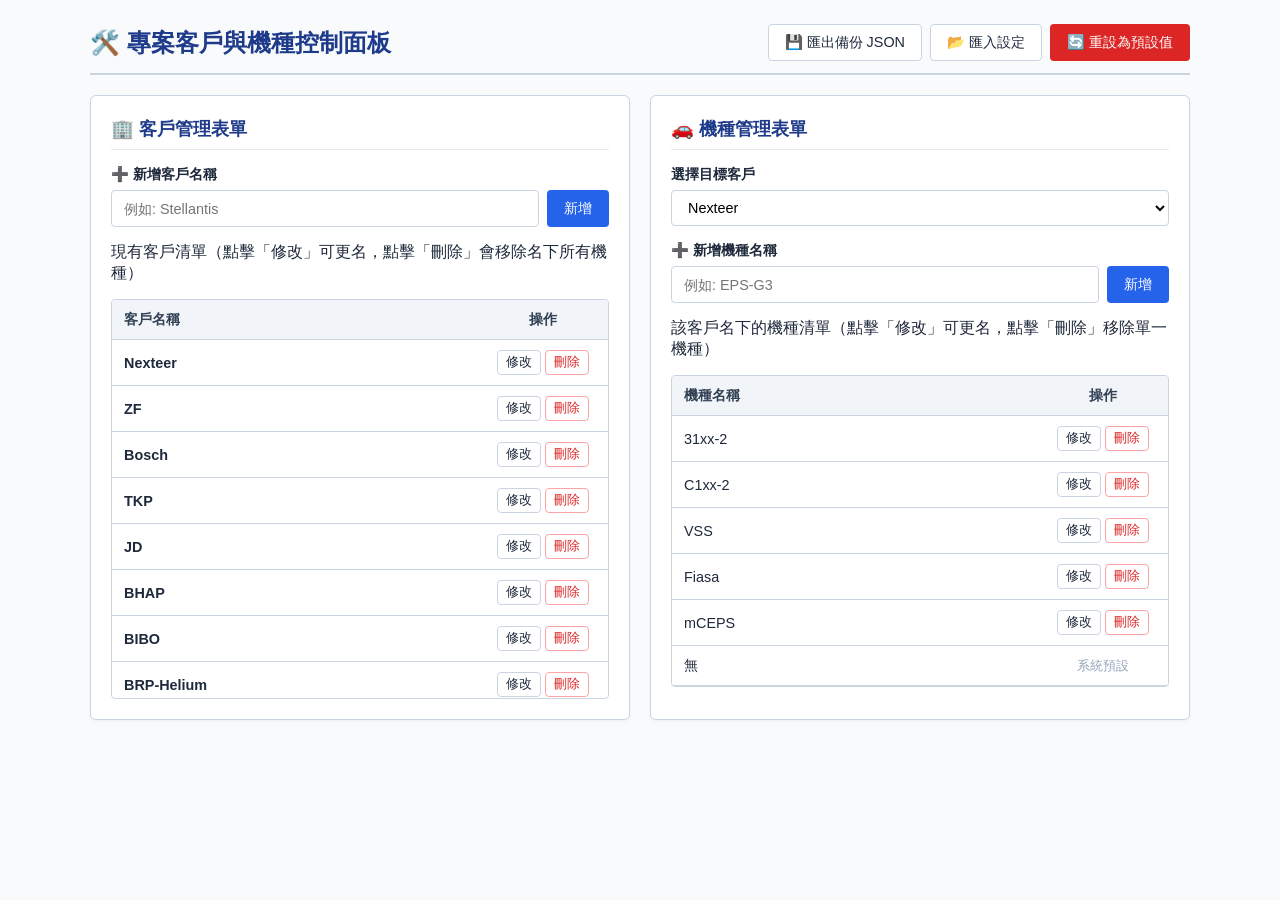
<file: modules/projects_db.html>
<!DOCTYPE html>
<html lang="zh-TW">
<head>
    <meta charset="UTF-8">
    <meta name="viewport" content="width=device-width, initial-scale=1.0">
    <title>專案客戶與機種管理 - Engineering Portal</title>
    <style>
        :root {
            --primary-color: #1e3a8a;
            --accent-color: #2563eb;
            --bg-color: #f8fafc;
            --panel-bg: #ffffff;
            --border-color: #cbd5e1;
            --text-color: #1e293b;
            --danger-color: #dc2626;
            --success-color: #16a34a;
            --warning-color: #d97706;
        }
        * { box-sizing: border-box; font-family: -apple-system, BlinkMacSystemFont, "Segoe UI", Roboto, "Helvetica Neue", Arial, sans-serif; }
        body { margin: 0; padding: 24px; background-color: var(--bg-color); color: var(--text-color); }
        .container { max-width: 1100px; margin: 0 auto; }
        
        /* 標題與工具列 */
        .header { display: flex; justify-content: space-between; align-items: center; margin-bottom: 20px; border-bottom: 2px solid var(--border-color); padding-bottom: 12px; }
        .header h1 { margin: 0; font-size: 1.5rem; color: var(--primary-color); }
        
        .btn-group { display: flex; gap: 8px; }
        button { cursor: pointer; padding: 8px 16px; border: 1px solid transparent; border-radius: 4px; font-size: 0.9rem; font-weight: 500; transition: all 0.2s; }
        .btn-primary { background: var(--accent-color); color: #fff; }
        .btn-primary:hover { background: #1d4ed8; }
        .btn-outline { background: #fff; border-color: var(--border-color); color: var(--text-color); }
        .btn-outline:hover { background: #f1f5f9; }
        .btn-danger { background: var(--danger-color); color: #fff; }
        .btn-danger:hover { background: #b91c1c; }
        .btn-warning { background: var(--warning-color); color: #fff; }
        .btn-warning:hover { background: #b45309; }

        /* 版面配置 */
        .grid-layout { display: grid; grid-template-columns: 1fr 1fr; gap: 20px; margin-bottom: 20px; }
        .card { background: var(--panel-bg); border: 1px solid var(--border-color); border-radius: 6px; padding: 20px; box-shadow: 0 1px 3px rgba(0,0,0,0.05); }
        .card h2 { margin-top: 0; margin-bottom: 15px; font-size: 1.15rem; color: var(--primary-color); border-bottom: 1px solid #e2e8f0; padding-bottom: 8px; }
        
        /* 表單樣式 */
        .form-group { margin-bottom: 15px; }
        .form-group label { display: block; font-weight: bold; margin-bottom: 6px; font-size: 0.9rem; }
        .form-control { width: 100%; padding: 8px 12px; border: 1px solid var(--border-color); border-radius: 4px; font-size: 0.9rem; background-color: #fff; }
        .form-control:focus { outline: none; border-color: var(--accent-color); box-shadow: 0 0 0 2px rgba(37,99,235,0.1); }
        
        /* 表格與列表 */
        .table-container { margin-top: 15px; max-height: 400px; overflow-y: auto; border: 1px solid var(--border-color); border-radius: 4px; }
        table { width: 100%; border-collapse: collapse; }
        th, td { padding: 10px 12px; text-align: left; border-bottom: 1px solid var(--border-color); font-size: 0.9rem; }
        th { background: #f1f5f9; position: sticky; top: 0; z-index: 10; color: #334155; }
        tr:hover { background-color: #f8fafc; }
        
        .tag-list { display: flex; flex-wrap: wrap; gap: 6px; }
        .tag { background: #e0f2fe; color: #0369a1; padding: 4px 8px; border-radius: 4px; font-size: 0.85rem; display: inline-flex; align-items: center; }
        
        /* 隱藏彈出視窗(用來做編輯修改) */
        .modal { display: none; position: fixed; top: 0; left: 0; width: 100%; height: 100%; background: rgba(0,0,0,0.4); justify-content: center; align-items: center; z-index: 100; }
        .modal-content { background: #fff; padding: 24px; border-radius: 6px; width: 400px; box-shadow: 0 4px 12px rgba(0,0,0,0.15); }
    </style>
</head>
<body>
<div class="container">
    
    <!-- 頂部標題與核心配置工具 -->
    <div class="header">
        <h1>🛠️ 專案客戶與機種控制面板</h1>
        <div class="btn-group">
            <button class="btn-outline" onclick="exportConfig()">💾 匯出備份 JSON</button>
            <button class="btn-outline" onclick="document.getElementById('importFile').click()">📂 匯入設定</button>
            <input type="file" id="importFile" style="display:none" accept=".json" onchange="importConfig(event)">
            <button class="btn-danger" onclick="resetToDefault()">🔄 重設為預設值</button>
        </div>
    </div>

    <!-- 左右雙欄控制表單 -->
    <div class="grid-layout">
        
        <!-- 左側：客戶管理表單 (建立、修改、刪除客戶) -->
        <div class="card">
            <h2>🏢 客戶管理表單</h2>
            <div class="form-group">
                <label for="txtCustName">➕ 新增客戶名稱</label>
                <div style="display: flex; gap: 8px;">
                    <input type="text" id="txtCustName" class="form-control" placeholder="例如: Stellantis">
                    <button class="btn-primary" onclick="addCustomer()" style="white-space: nowrap;">新增</button>
                </div>
            </div>
            
            <label>現有客戶清單（點擊「修改」可更名，點擊「刪除」會移除名下所有機種）</label>
            <div class="table-container">
                <table>
                    <thead>
                        <tr>
                            <th>客戶名稱</th>
                            <th style="width: 130px; text-align: center;">操作</th>
                        </tr>
                    </thead>
                    <tbody id="tbCustomers"></tbody>
                </table>
            </div>
        </div>

        <!-- 右側：機種管理表單 (建立、修改、刪除機種) -->
        <div class="card">
            <h2>🚗 機種管理表單</h2>
            <div class="form-group">
                <label for="selCustSelect">選擇目標客戶</label>
                <select id="selCustSelect" class="form-control" onchange="renderModelsTable()"></select>
            </div>
            <div class="form-group">
                <label for="txtModelName">➕ 新增機種名稱</label>
                <div style="display: flex; gap: 8px;">
                    <input type="text" id="txtModelName" class="form-control" placeholder="例如: EPS-G3">
                    <button class="btn-primary" onclick="addModel()" style="white-space: nowrap;">新增</button>
                </div>
            </div>
            
            <label>該客戶名下的機種清單（點擊「修改」可更名，點擊「刪除」移除單一機種）</label>
            <div class="table-container">
                <table>
                    <thead>
                        <tr>
                            <th>機種名稱</th>
                            <th style="width: 130px; text-align: center;">操作</th>
                        </tr>
                    </thead>
                    <tbody id="tbModels"></tbody>
                </table>
            </div>
        </div>

    </div>
</div>

<!-- 彈出編輯視窗 (Modal) -->
<div id="editModal" class="modal">
    <div class="modal-content">
        <h3 id="modalTitle" style="margin-top:0; color:var(--primary-color);">修改資料</h3>
        <input type="hidden" id="editType">
        <input type="hidden" id="editKey">
        <input type="hidden" id="editSubKey">
        <div class="form-group">
            <label for="txtEditValue">新名稱</label>
            <input type="text" id="txtEditValue" class="form-control">
        </div>
        <div class="btn-group" style="justify-content: flex-end; margin-top: 15px;">
            <button class="btn-outline" onclick="closeModal()">取消</button>
            <button class="btn-primary" onclick="saveEdit()">確認修改</button>
        </div>
    </div>
</div>

<!-- 引入中央資料庫核心 logic -->
<script src="../assets/js/project_db.js"></script>
<script>
    // 初始化頁面
    window.addEventListener('DOMContentLoaded', () => {
        initUI();
    });

    function initUI() {
        renderCustomerTable();
        populateCustomerSelect();
        renderModelsTable();
    }

    // 1. 渲染左側客戶表格
    function renderCustomerTable() {
        const data = getProjectData();
        const tbody = document.getElementById('tbCustomers');
        tbody.innerHTML = '';

        Object.keys(data).forEach(cust => {
            const tr = document.createElement('tr');
            
            const tdName = document.createElement('td');
            tdName.innerHTML = `<strong>${cust}</strong>`;
            tr.appendChild(tdName);

            const tdAction = document.createElement('td');
            tdAction.style.textAlign = 'center';
            if (cust !== "無") {
                tdAction.innerHTML = `
                    <button class="btn-outline" style="padding: 3px 8px; font-size: 0.8rem;" onclick="openEditModal('customer', '${cust}')">修改</button>
                    <button class="btn-outline" style="padding: 3px 8px; font-size: 0.8rem; color: var(--danger-color); border-color:#fca5a5;" onclick="deleteCustomer('${cust}')">刪除</button>
                `;
            } else {
                tdAction.innerHTML = `<span style="color:#94a3b8; font-size:0.8rem;">系統預設</span>`;
            }
            tr.appendChild(tdAction);
            tbody.appendChild(tr);
        });
    }

    // 2. 渲染右側客戶下拉選單
    function populateCustomerSelect() {
        const select = document.getElementById('selCustSelect');
        const prevVal = select.value;
        const data = getProjectData();
        
        select.innerHTML = '';
        Object.keys(data).forEach(cust => {
            if(cust !== "無") {
                const opt = new Option(cust, cust);
                select.appendChild(opt);
            }
        });
        
        if (Array.from(select.options).some(o => o.value === prevVal)) {
            select.value = prevVal;
        }
    }

    // 3. 渲染右側對應客戶的機種表格
    function renderModelsTable() {
        const customer = document.getElementById('selCustSelect').value;
        const tbody = document.getElementById('tbModels');
        tbody.innerHTML = '';

        if (!customer) {
            tbody.innerHTML = '<tr><td colspan="2" style="text-align:center; color:#94a3b8;">請先建立或選擇一個客戶</td></tr>';
            return;
        }

        const data = getProjectData();
        const models = data[customer] || [];

        models.forEach(model => {
            const tr = document.createElement('tr');
            
            const tdName = document.createElement('td');
            tdName.textContent = model;
            tr.appendChild(tdName);

            const tdAction = document.createElement('td');
            tdAction.style.textAlign = 'center';
            if (model !== "無") {
                tdAction.innerHTML = `
                    <button class="btn-outline" style="padding: 3px 8px; font-size: 0.8rem;" onclick="openEditModal('model', '${customer}', '${model}')">修改</button>
                    <button class="btn-outline" style="padding: 3px 8px; font-size: 0.8rem; color: var(--danger-color); border-color:#fca5a5;" onclick="deleteModel('${customer}', '${model}')">刪除</button>
                `;
            } else {
                tdAction.innerHTML = `<span style="color:#94a3b8; font-size:0.8rem;">系統預設</span>`;
            }
            tr.appendChild(tdAction);
            tbody.appendChild(tr);
        });
    }

    // --- 新增控制邏輯 ---
    function addCustomer() {
        const nameInput = document.getElementById('txtCustName');
        const name = nameInput.value.trim();
        if (!name) return alert("請輸入客戶名稱！");

        const data = getProjectData();
        if (data[name]) return alert("此客戶已存在！");

        data[name] = ["無"]; // 新增客戶時預設帶有"無"機種
        saveProjectData(data);
        nameInput.value = '';
        initUI();
    }

    function addModel() {
        const customer = document.getElementById('selCustSelect').value;
        if (!customer) return alert("請先選取欲新增機種的客戶！");

        const modelInput = document.getElementById('txtModelName');
        const model = modelInput.value.trim();
        if (!model) return alert("請輸入機種名稱！");

        const data = getProjectData();
        if (!data[customer]) data[customer] = ["無"];
        if (data[customer].includes(model)) return alert("該客戶旗下已存在此機種名稱！");

        data[customer].push(model);
        saveProjectData(data);
        modelInput.value = '';
        renderModelsTable();
    }

    // --- 刪除控制邏輯 ---
    function deleteCustomer(customer) {
        if (!confirm(`⚠️ 警告：確定要刪除客戶 [${customer}] 嗎？\n刪除後，該客戶旗下的所有機種資料也將一併移除！`)) return;
        const data = getProjectData();
        delete data[customer];
        saveProjectData(data);
        initUI();
    }

    function deleteModel(customer, model) {
        if (!confirm(`確定刪除客戶 [${customer}] 旗下的機種 [${model}] 嗎？`)) return;
        const data = getProjectData();
        data[customer] = (data[customer] || []).filter(m => m !== model);
        saveProjectData(data);
        renderModelsTable();
    }

    // --- 彈出式修改表單邏輯 ---
    function openEditModal(type, key, subKey = '') {
        document.getElementById('editType').value = type;
        document.getElementById('editKey').value = key;
        document.getElementById('editSubKey').value = subKey;
        
        const title = document.getElementById('modalTitle');
        const input = document.getElementById('txtEditValue');
        
        if (type === 'customer') {
            title.textContent = `修改客戶 [${key}] 的名稱`;
            input.value = key;
        } else {
            title.textContent = `修改機種 [${subKey}] 的名稱`;
            input.value = subKey;
        }
        
        document.getElementById('editModal').style.display = 'flex';
    }

    function closeModal() {
        document.getElementById('editModal').style.display = 'none';
    }

    function saveEdit() {
        const type = document.getElementById('editType').value;
        const key = document.getElementById('editKey').value;
        const subKey = document.getElementById('editSubKey').value;
        const newVal = document.getElementById('txtEditValue').value.trim();

        if (!newVal) return alert("名稱不可為空！");

        const data = getProjectData();

        if (type === 'customer') {
            if (newVal === key) return closeModal();
            if (data[newVal]) return alert("此客戶名稱已存在！");
            
            // 轉移舊客戶底下的資料到新名稱下
            data[newVal] = data[key];
            delete data[key];
            saveProjectData(data);
            initUI();
        } else {
            if (newVal === subKey) return closeModal();
            if (data[key].includes(newVal)) return alert("此機種名稱在該客戶旗下已存在！");
            
            // 更換該客戶名下的特定機種名稱
            const idx = data[key].indexOf(subKey);
            if (idx !== -1) {
                data[key][idx] = newVal;
            }
            saveProjectData(data);
            renderModelsTable();
        }
        closeModal();
    }

    // --- 資料備份與恢復 ---
    function exportConfig() {
        const dataStr = "data:text/json;charset=utf-8," + encodeURIComponent(JSON.stringify(getProjectData(), null, 2));
        const a = document.createElement('a');
        a.setAttribute("href", dataStr);
        a.setAttribute("download", "Engineering_Portal_Projects_Config_" + new Date().toISOString().slice(0, 10) + ".json");
        a.click();
    }

    function importConfig(event) {
        const file = event.target.files[0];
        if (!file) return;
        const reader = new FileReader();
        reader.onload = function(e) {
            try {
                const parsed = JSON.parse(e.target.result);
                // 基礎結構防呆檢查
                if (typeof parsed !== 'object' || Array.isArray(parsed)) throw new Error();
                saveProjectData(parsed);
                initUI();
                alert("📂 專案配置庫匯入並更新成功！");
            } catch (err) {
                alert("❌ 檔案結構解析失敗，請確保上傳的是正確的專案 JSON 檔案。");
            }
        };
        reader.readAsText(file);
    }

    function resetToDefault() {
        if (!confirm("⚠️ 確定要重置為系統出廠值嗎？所有您的客製化修改將會消失！")) return;
        saveProjectData(DEFAULT_CUSTOMER_MODELS);
        initUI();
    }
</script>
</body>
</html>
</file>
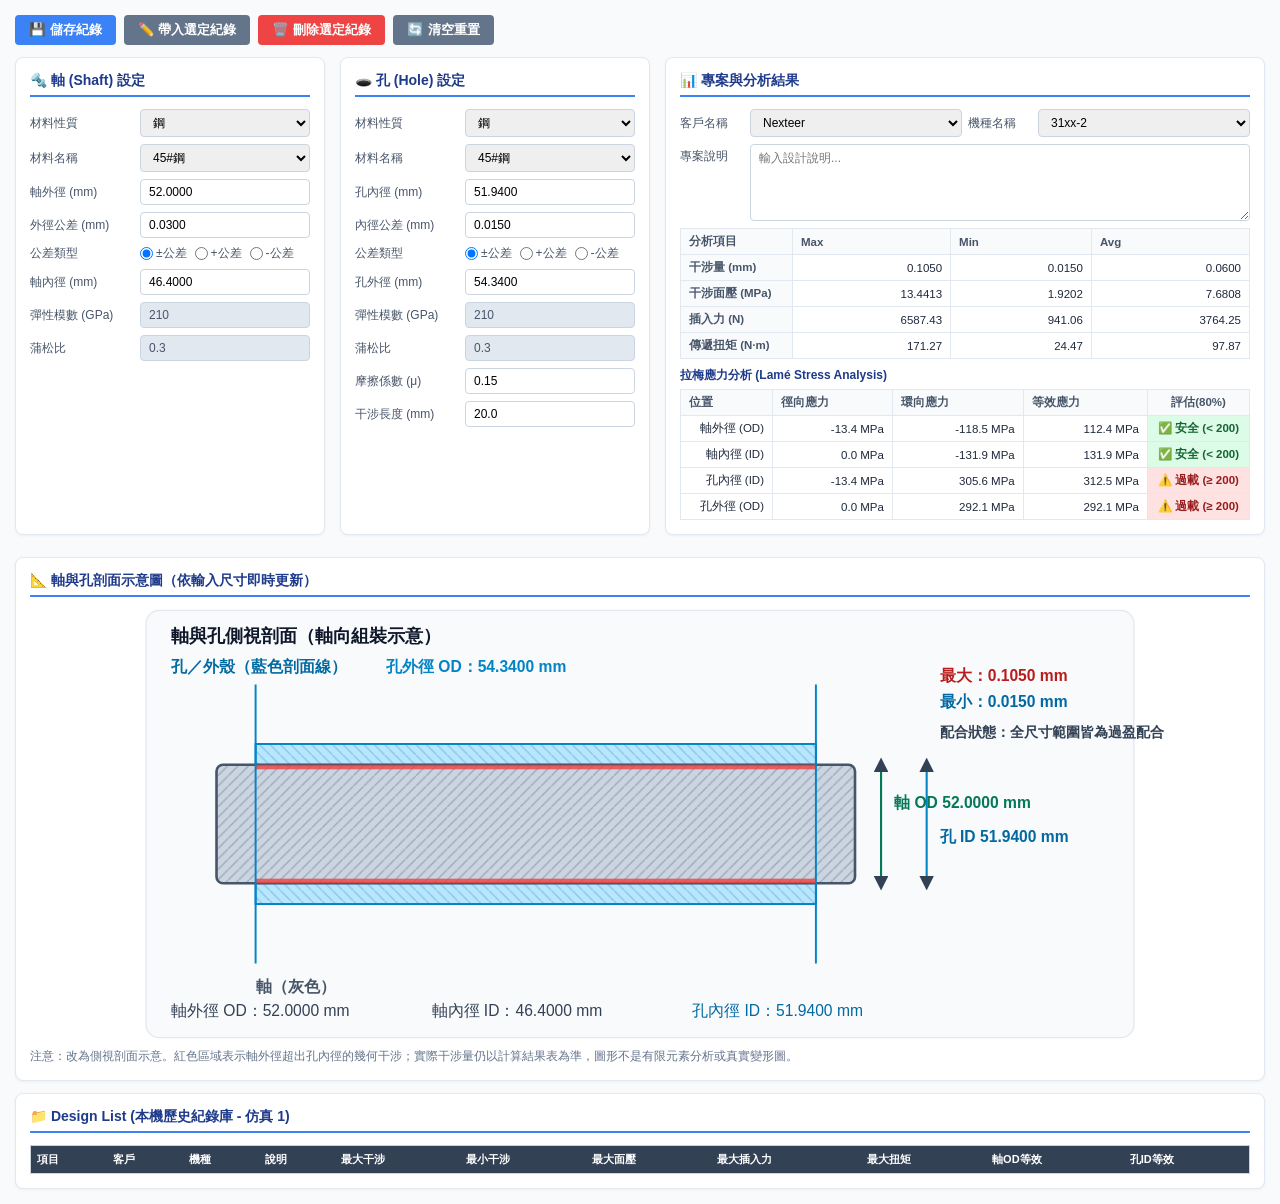
<file: modules/sim1_basic.html>
<!DOCTYPE html>
<html lang="zh-TW">
<head>
  <meta charset="UTF-8">
  <link rel="stylesheet" href="../css/portal-style.css">
  <!-- 1. 引入共用客戶資料庫腳本 -->
  <script src="../assets/js/project_db.js"></script>
<style>
.sim1-visual-wrap{width:100%;overflow-x:auto}#sim1DimensionSvg{display:block;width:100%;min-width:560px;height:auto;max-height:430px}.sim1-visual-note{font-size:12px;color:#64748b;line-height:1.6;margin-top:8px}@media(max-width:700px){#sim1DimensionSvg{min-width:600px}}
.radio-group { flex: 1; flex-wrap: nowrap; min-width: 0; gap: 8px; }
.form-group .radio-group label { width: auto; flex-shrink: 0; display: inline-flex; align-items: center; white-space: nowrap; }
.form-group .radio-group input[type="radio"] { width: auto; margin: 0 3px 0 0; }
</style>
</head>
<body>

  <div class="btn-toolbar">
    <button class="action-btn" onclick="handleSaveRecordSim1()">💾 儲存紀錄</button>
    <button class="action-btn btn-secondary" onclick="handleEditRecordSim1()">✏️ 帶入選定紀錄</button>
    <button class="action-btn btn-danger" onclick="handleDeleteRecordSim1()">🗑️ 刪除選定紀錄</button>
    <button class="action-btn btn-secondary" onclick="resetFormSim1()">🔄 清空重置</button>
  </div>

  <div class="main-grid">
    <!-- 軸參數 -->
    <div class="card">
      <div class="card-title">🔩 軸 (Shaft) 設定</div>
      <div class="form-group">
        <label>材料性質</label>
        <select id="cmbShaftMatTypeSim1" onchange="onMaterialDropdownChange('sim1', true)"></select>
      </div>
      <div class="form-group">
        <label>材料名稱</label>
        <select id="cmbShaftMatNameSim1" onchange="applySelectedMaterialProperties('sim1')"></select>
      </div>
      <div class="form-group">
        <label>軸外徑 (mm)</label>
        <div class="input-box">
          <input type="number" id="txtShaftODSim1" value="52.0000" step="0.01" oninput="calcSim1()">
        </div>
      </div>
      <div class="form-group">
        <label>外徑公差 (mm)</label>
        <div class="input-box">
          <input type="number" id="txtShaftODToleranceSim1" value="0.0300" step="0.005" oninput="calcSim1()">
        </div>
      </div>
      <div class="form-group">
        <label>公差類型</label>
        <div class="radio-group">
          <label><input type="radio" name="shaftTolSim1" value="both" checked onchange="calcSim1()"> ±公差</label>
          <label><input type="radio" name="shaftTolSim1" value="pos" onchange="calcSim1()"> +公差</label>
          <label><input type="radio" name="shaftTolSim1" value="neg" onchange="calcSim1()"> -公差</label>
        </div>
      </div>
      <div class="form-group">
        <label>軸內徑 (mm)</label>
        <div class="input-box">
          <input type="number" id="txtShaftIDNearly0Sim1" value="46.4000" step="0.01" oninput="calcSim1()">
        </div>
      </div>
      <div class="form-group">
        <label>彈性模數 (GPa)</label>
        <div class="input-box">
          <input type="number" id="txtShaftYoungModulusSim1" value="210" step="1" oninput="calcSim1()">
        </div>
      </div>
      <div class="form-group">
        <label>蒲松比</label>
        <div class="input-box">
          <input type="number" id="txtShaftPoissonRatioSim1" value="0.30" step="0.01" oninput="calcSim1()">
        </div>
      </div>
    </div>

    <!-- 孔參數 -->
    <div class="card">
      <div class="card-title">🕳️ 孔 (Hole) 設定</div>
      <div class="form-group">
        <label>材料性質</label>
        <select id="cmbHoleMatTypeSim1" onchange="onMaterialDropdownChange('sim1_hole', true)"></select>
      </div>
      <div class="form-group">
        <label>材料名稱</label>
        <select id="cmbHoleMatNameSim1" onchange="applySelectedMaterialProperties('sim1_hole')"></select>
      </div>
      <div class="form-group">
        <label>孔內徑 (mm)</label>
        <div class="input-box">
          <input type="number" id="txtHoleIDSim1" value="51.9400" step="0.01" oninput="calcSim1()">
        </div>
      </div>
      <div class="form-group">
        <label>內徑公差 (mm)</label>
        <div class="input-box">
          <input type="number" id="txtHoleIDToleranceSim1" value="0.0150" step="0.005" oninput="calcSim1()">
        </div>
      </div>
      <div class="form-group">
        <label>公差類型</label>
        <div class="radio-group">
          <label><input type="radio" name="holeTolSim1" value="both" checked onchange="calcSim1()"> ±公差</label>
          <label><input type="radio" name="holeTolSim1" value="pos" onchange="calcSim1()"> +公差</label>
          <label><input type="radio" name="holeTolSim1" value="neg" onchange="calcSim1()"> -公差</label>
        </div>
      </div>
      <div class="form-group">
        <label>孔外徑 (mm)</label>
        <div class="input-box">
          <input type="number" id="txtHoleODSim1" value="54.3400" step="0.01" oninput="calcSim1()">
        </div>
      </div>
      <div class="form-group">
        <label>彈性模數 (GPa)</label>
        <div class="input-box">
          <input type="number" id="txtHoleYoungModulusSim1" value="185" step="1" oninput="calcSim1()">
        </div>
      </div>
      <div class="form-group">
        <label>蒲松比</label>
        <div class="input-box">
          <input type="number" id="txtHolePoissonRatioSim1" value="0.30" step="0.01" oninput="calcSim1()">
        </div>
      </div>
      <div class="form-group">
        <label>摩擦係數 (μ)</label>
        <div class="input-box">
          <input type="number" id="txtFrictionSim1" value="0.15" step="0.01" oninput="calcSim1()">
        </div>
      </div>
      <div class="form-group">
        <label>干涉長度 (mm)</label>
        <div class="input-box">
          <input type="number" id="txtInterferenceLenSim1" value="20.0" step="0.5" oninput="calcSim1()">
        </div>
      </div>
    </div>

    <!-- 輸出與分析結果 -->
    <div class="card">
      <div class="card-title">📊 專案與分析結果</div>
      <div style="display:grid; grid-template-columns: 1fr 1fr; gap: 6px;">
        <div class="form-group">
          <label style="width:70px;">客戶名稱</label>
          <select id="cboCustomerSim1" onchange="onCustomerChangeSim1()"></select>
        </div>
        <div class="form-group">
          <label style="width:70px;">機種名稱</label>
          <select id="cboModelSim1"></select>
        </div>
      </div>
      <div class="form-group" style="align-items:flex-start;">
        <label style="width:70px; margin-top:4px;">專案說明</label>
        <textarea id="txtProjectNoteSim1" placeholder="輸入設計說明..."></textarea>
      </div>
      <table class="res-table">
        <tr><th>分析項目</th><th>Max</th><th>Min</th><th>Avg</th></tr>
        <tr><th>干涉量 (mm)</th><td id="res_IntMaxSim1">0</td><td id="res_IntMinSim1">0</td><td id="res_IntAvgSim1">0</td></tr>
        <tr><th>干涉面壓 (MPa)</th><td id="res_StressMaxSim1">0</td><td id="res_StressMinSim1">0</td><td id="res_StressAvgSim1">0</td></tr>
        <tr><th>插入力 (N)</th><td id="res_ForceMaxSim1">0</td><td id="res_ForceMinSim1">0</td><td id="res_ForceAvgSim1">0</td></tr>
        <tr><th>傳遞扭矩 (N·m)</th><td id="res_TorqueMaxSim1">0</td><td id="res_TorqueMinSim1">0</td><td id="res_TorqueAvgSim1">0</td></tr>
      </table>
      <div style="font-weight:bold; margin-top:8px; font-size:12px; color:#1e3a8a;">拉梅應力分析 (Lamé Stress Analysis)</div>
      <table class="res-table">
        <tr>
          <th style="width:75px;">位置</th>
          <th>徑向應力</th>
          <th>環向應力</th>
          <th>等效應力</th>
          <th style="width:85px; text-align:center;">評估(80%)</th>
        </tr>
        <tr>
          <td>軸外徑 (OD)</td>
          <td id="res_ShaftOD_RadSim1">0 MPa</td>
          <td id="res_ShaftOD_ShearSim1">0 MPa</td>
          <td id="res_ShaftOD_VMSim1">0 MPa</td>
          <td id="status_ShaftODSim1" style="text-align:center;">-</td>
        </tr>
        <tr>
          <td>軸內徑 (ID)</td>
          <td id="res_ShaftID_RadSim1">0 MPa</td>
          <td id="res_ShaftID_ShearSim1">0 MPa</td>
          <td id="res_ShaftID_VMSim1">0 MPa</td>
          <td id="status_ShaftIDSim1" style="text-align:center;">-</td>
        </tr>
        <tr>
          <td>孔內徑 (ID)</td>
          <td id="res_HoleID_RadSim1">0 MPa</td>
          <td id="res_HoleID_ShearSim1">0 MPa</td>
          <td id="res_HoleID_VMSim1">0 MPa</td>
          <td id="status_HoleIDSim1" style="text-align:center;">-</td>
        </tr>
        <tr>
          <td>孔外徑 (OD)</td>
          <td id="res_HoleOD_RadSim1">0 MPa</td>
          <td id="res_HoleOD_ShearSim1">0 MPa</td>
          <td id="res_HoleOD_VMSim1">0 MPa</td>
          <td id="status_HoleODSim1" style="text-align:center;">-</td>
        </tr>
      </table>
    </div>
  </div>

  <div class="card sim1-visual-card" style="grid-column:1 / -1; margin-top:10px;">
    <div class="card-title">📐 軸與孔剖面示意圖（依輸入尺寸即時更新）</div>
    <div class="sim1-visual-wrap">
      <svg id="sim1DimensionSvg" viewBox="0 0 760 330" role="img" aria-label="軸與孔側視剖面干涉示意圖">
        <defs>
          <pattern id="sim1ShaftPattern" width="8" height="8" patternUnits="userSpaceOnUse"><path d="M0,8 L8,0" stroke="#475569" stroke-width="1" opacity=".35"/></pattern>
          <pattern id="sim1HolePattern" width="8" height="8" patternUnits="userSpaceOnUse"><path d="M0,0 L8,8" stroke="#0284c7" stroke-width="1" opacity=".32"/></pattern>
          <marker id="sim1Arrow" markerWidth="7" markerHeight="7" refX="3.5" refY="3.5" orient="auto-start-reverse"><path d="M0,0 L7,3.5 L0,7 z" fill="#334155"/></marker>
        </defs>
        <rect x="1" y="1" width="758" height="328" rx="10" fill="#f8fafc" stroke="#e2e8f0"/>
        <text x="20" y="25" font-size="14" font-weight="700" fill="#0f172a">軸與孔側視剖面（軸向組裝示意）</text>
        <line x1="70" y1="165" x2="540" y2="165" stroke="#94a3b8" stroke-dasharray="6 4"/>
        
        <!-- 孔／外殼剖面材料 -->
        <rect id="sim1HousingTop" x="85" y="58" width="430" height="50" fill="#bae6fd" stroke="#0284c7" stroke-width="1.5"/>
        <rect id="sim1HousingTopHatch" x="85" y="58" width="430" height="50" fill="url(#sim1HolePattern)"/>
        <rect id="sim1HousingBottom" x="85" y="222" width="430" height="50" fill="#bae6fd" stroke="#0284c7" stroke-width="1.5"/>
        <rect id="sim1HousingBottomHatch" x="85" y="222" width="430" height="50" fill="url(#sim1HolePattern)"/>
        
        <!-- 軸本體 -->
        <rect id="sim1ShaftBody" x="55" y="105" width="490" height="120" rx="5" fill="#cbd5e1" stroke="#475569" stroke-width="2"/>
        <rect id="sim1ShaftHatch" x="55" y="105" width="490" height="120" rx="5" fill="url(#sim1ShaftPattern)"/>
        
        <!-- 過盈區：軸超出孔內徑的部分 -->
        <rect id="sim1InterferenceTop" x="85" y="105" width="430" height="0" fill="#ef4444" opacity=".82"/>
        <rect id="sim1InterferenceBottom" x="85" y="225" width="430" height="0" fill="#ef4444" opacity=".82"/>
        <line x1="85" y1="58" x2="85" y2="272" stroke="#0284c7" stroke-width="1.5"/>
        <line x1="515" y1="58" x2="515" y2="272" stroke="#0284c7" stroke-width="1.5"/>
        <line id="sim1DimShaftOD" x1="565" y1="105" x2="565" y2="225" stroke="#047857" stroke-width="1.6" marker-start="url(#sim1Arrow)" marker-end="url(#sim1Arrow)"/>
        <line id="sim1DimHoleID" x1="600" y1="108" x2="600" y2="222" stroke="#0284c7" stroke-width="1.6" marker-start="url(#sim1Arrow)" marker-end="url(#sim1Arrow)"/>
        <text id="sim1LabelShaftOD" x="575" y="145" font-size="12" font-weight="700" fill="#047857">軸 OD 52.0000 mm</text>
        <text id="sim1LabelHoleID" x="610" y="185" font-size="12" font-weight="700" fill="#0369a1">孔 ID 51.9400 mm</text>
        
        <!-- 💡 解決重疊：左上方文字座標安全分流，一左一右，不論數值多大均 100% 互不重疊 -->
        <text x="20" y="48" font-size="12" font-weight="700" fill="#0369a1">孔／外殼（藍色剖面線）</text>
        <text id="sim1ValueHoleOD" x="185" y="48" font-size="12" font-weight="700" fill="#0284c7">孔外徑 OD：54.3400 mm</text>

        <text x="85" y="294" font-size="12" font-weight="700" fill="#475569">軸（灰色）</text>
        <text id="sim1ValueShaftOD" x="20" y="312" font-size="12" fill="#334155">軸外徑 OD：52.0000 mm</text>
        <text id="sim1ValueShaftID" x="220" y="312" font-size="12" fill="#334155">軸內徑 ID：46.4000 mm</text>
        <text id="sim1ValueHoleID" x="420" y="312" font-size="12" fill="#0369a1">孔內徑 ID：51.9400 mm</text>
        
        <text id="sim1ValueIntMax" x="610" y="55" font-size="12" font-weight="700" fill="#b91c1c">最大：0.0750 mm</text>
        <text id="sim1ValueIntMin" x="610" y="75" font-size="12" font-weight="700" fill="#0369a1">最小：0.0050 mm</text>
        <text id="sim1FitStatus" x="610" y="98" font-size="11" font-weight="700" fill="#334155">配合狀態：計算中</text>
      </svg>
    </div>
    <div class="sim1-visual-note">注意：改為側視剖面示意。紅色區域表示軸外徑超出孔內徑的幾何干涉；實際干涉量仍以計算結果表為準，圖形不是有限元素分析或真實變形圖。</div>
  </div>

  <div class="card" style="margin-top:10px;">
    <div class="card-title">📁 Design List (本機歷史紀錄庫 - 仿真 1)</div>
    <div class="db-section">
      <table class="db-table" id="dbTableSim1">
        <thead>
          <tr>
            <th>項目</th><th>客戶</th><th>機種</th><th>說明</th><th>最大干涉</th><th>最小干涉</th>
            <th>最大面壓</th><th>最大插入力</th><th>最大扭矩</th><th>軸OD等效</th><th>孔ID等效</th>
          </tr>
        </thead>
        <tbody id="dbTbodySim1"></tbody>
      </table>
    </div>
  </div>

<script>
  let materialsCache = [];
  let recordsCacheSim1 = [];
  let selectedRecIndexSim1 = null;
  function loadLocalMaterials() {
    const saved = localStorage.getItem('taigene_materials_db_v4');
    materialsCache = saved ? JSON.parse(saved) : [];
    populateAllMaterialDropdowns();
  }
  function populateAllMaterialDropdowns() {
    const defaultTypes = ["鋼", "鋼板", "不鏽鋼", "矽鋼片", "鋁", "青銅", "黃銅"];
    const types = new Set(defaultTypes);
    
    // 動態抓取所有已存在的材料性質
    materialsCache.forEach(item => { 
      if (item.data && item.data[0]) types.add(item.data[0]); 
    });

    const fillSelect = (selId) => {
      const el = document.getElementById(selId);
      if(!el) return;
      const curr = el.value;
      el.innerHTML = '<option value="自定義">自定義</option>';
      // 排序後加入選單
      Array.from(types).sort().forEach(t => {
        const opt = document.createElement('option');
        opt.value = t; opt.textContent = t;
        el.appendChild(opt);
      });
      el.value = curr || "鋼";
    };
    fillSelect('cmbShaftMatTypeSim1');
    fillSelect('cmbHoleMatTypeSim1');
    onMaterialDropdownChange('sim1', true);
    onMaterialDropdownChange('sim1_hole', true);
  }
function onMaterialDropdownChange(targetKey, isTypeChange) {
  const isShaft = targetKey === 'sim1';

  const typeSel = document.getElementById(isShaft ? 'cmbShaftMatTypeSim1' : 'cmbHoleMatTypeSim1');
  const nameSel = document.getElementById(isShaft ? 'cmbShaftMatNameSim1' : 'cmbHoleMatNameSim1');
  const ymInput = document.getElementById(isShaft ? 'txtShaftYoungModulusSim1' : 'txtHoleYoungModulusSim1');
  const prInput = document.getElementById(isShaft ? 'txtShaftPoissonRatioSim1' : 'txtHolePoissonRatioSim1');

  if (!typeSel || !nameSel || !ymInput || !prInput) return;

  if (isTypeChange) {
    const type = typeSel.value;
    nameSel.innerHTML = '<option value="">請選擇規格名稱</option>';

    if (type === '自定義') {
      nameSel.disabled = true;
      ymInput.readOnly = false;
      ymInput.classList.remove('input-locked');
      prInput.readOnly = false;
      prInput.classList.remove('input-locked');
      calcSim1();
      return;
    }

    nameSel.disabled = false;

    const filtered = materialsCache.filter(m => m.data && m.data[0] === type);

    filtered.forEach((m) => {
      const opt = document.createElement('option');
      // 使用材料名稱作為 Value，這樣 getSelectedYield 才抓得到
      opt.value = m.data[1]; 
      opt.textContent = m.data[1] || '未命名材料';
      nameSel.appendChild(opt);
    });

    if (filtered.length > 0) {
      nameSel.selectedIndex = 1;
    }
  }

  const selectedName = nameSel.value;
  const type = typeSel.value;

  // 用名稱去 materialsCache 找材料 (這解決了原本用 index 找不到的 Bug)
  const item = materialsCache.find(m => m.data && m.data[0] === type && m.data[1] === selectedName);

  if (item) {
    ymInput.value = item.data[13] ?? ''; // GPa
    prInput.value = item.data[12] ?? ''; // 蒲松比
    ymInput.readOnly = true;
    ymInput.classList.add('input-locked');
    prInput.readOnly = true;
    prInput.classList.add('input-locked');
  } else {
    ymInput.value = '';
    prInput.value = '';
    ymInput.readOnly = false;
    ymInput.classList.remove('input-locked');
    prInput.readOnly = false;
    prInput.classList.remove('input-locked');
  }

  calcSim1();
}

  function applySelectedMaterialProperties(targetKey) {
    onMaterialDropdownChange(targetKey, false);
  }
function updateSim1Diagram() {
  const n = id => {
    const e = document.getElementById(id);
    const v = e ? parseFloat(e.value) : NaN;
    return Number.isFinite(v) ? v : 0;
  };
  const sOD = n('txtShaftODSim1');
  const sID = n('txtShaftIDNearly0Sim1');
  const hID = n('txtHoleIDSim1');
  const hOD = n('txtHoleODSim1');
  const st = Math.max(0, n('txtShaftODToleranceSim1'));
  const ht = Math.max(0, n('txtHoleIDToleranceSim1'));
  const stype =
    document.querySelector('input[name="shaftTolSim1"]:checked')?.value || 'both';
  const htype =
    document.querySelector('input[name="holeTolSim1"]:checked')?.value || 'both';
  let smax = sOD, smin = sOD;
  let hmax = hID, hmin = hID;
  if (stype === 'both') {
    smax += st;
    smin -= st;
  } else if (stype === 'pos') {
    smax += st;
  } else if (stype === 'neg') {
    smin -= st;
  }
  if (htype === 'both') {
    hmax += ht;
    hmin -= ht;
  } else if (htype === 'pos') {
    hmax += ht;
  } else if (htype === 'neg') {
    hmin -= ht;
  }
  const imax = smax - hmin;
  const imin = smin - hmax;
  const f = v => Number.isFinite(v) ? v.toFixed(4) : '—';
  const txt = (id, v) => {
    const e = document.getElementById(id);
    if (e) e.textContent = v;
  };
  const set = (id, attrs) => {
    const e = document.getElementById(id);
    if (e) {
      Object.entries(attrs).forEach(([k, v]) => {
        e.setAttribute(k, String(v));
      });
    }
  };
  // 更新原有尺寸文字，不更動計算公式
  txt('sim1LabelShaftOD', `軸 OD ${f(sOD)} mm`);
  txt('sim1LabelHoleID', `孔 ID ${f(hID)} mm`);
  txt('sim1ValueShaftOD', `軸外徑 OD：${f(sOD)} mm`);
  txt('sim1ValueShaftID', `軸內徑 ID：${f(sID)} mm`);
  txt('sim1ValueHoleID', `孔內徑 ID：${f(hID)} mm`);
  txt('sim1ValueHoleOD', `孔外徑 OD：${f(hOD)} mm`);
  txt('sim1ValueIntMax', `最大：${f(imax)} mm`);
  txt('sim1ValueIntMin', `最小：${f(imin)} mm`);
  txt(
    'sim1FitStatus',
    '配合狀態：' +
    (imin > 0
      ? '全尺寸範圍皆為過盈配合'
      : imax < 0
        ? '全尺寸範圍皆為間隙配合'
        : '公差範圍可能同時包含間隙與過盈')
  );

  // 輸入值無效時，不繪製錯誤的幾何圖形
  if (sOD <= 0 || hID <= 0 || hOD <= 0) return;

  // 💡 自適應動態縮放演算法：不論是超小的 5 mm 還是大直徑 120 mm，高度自動維持在黃金視覺比例 (90~110 px)，大、小尺寸皆清晰可見
  const maxD = Math.max(sOD, hID, hOD);
  const autoScale = Math.min(25, Math.max(0.65, 95 / maxD));

  const cy = 165;
  const x = 85;
  const w = 430;

  // 孔外徑：決定藍色外殼的最外側邊界
  const outerH = hOD * autoScale;
  const outerTop = cy - outerH / 2;
  const outerBottom = cy + outerH / 2;

  // 孔內徑：決定外殼內壁位置
  const holeH = hID * autoScale;
  const holeTop = cy - holeH / 2;
  const holeBottom = cy + holeH / 2;

  // 軸外徑
  const shaftH = sOD * autoScale;
  const shaftY = cy - shaftH / 2;
  const shaftBottom = cy + shaftH / 2;

  // 外殼單側壁厚依 (孔外徑 - 孔內徑) / 2 計算，並保證其至少有 16px 讓剖面線清楚，最大 42px 不溢出
  const rawWall = hOD > hID ? ((hOD - hID) / 2) * autoScale : 22;
  const wallH = Math.max(16, Math.min(42, rawWall));
  const topWallY = Math.max(38, holeTop - wallH);
  const bottomWallY = holeBottom;
  const bottomWallH = Math.min(42, Math.max(16, wallH));

  // 藍色外殼本體
  set('sim1HousingTop', {
    x, y: topWallY, width: w, height: holeTop - topWallY
  });
  set('sim1HousingTopHatch', {
    x, y: topWallY, width: w, height: holeTop - topWallY
  });
  set('sim1HousingBottom', {
    x, y: bottomWallY, width: w, height: bottomWallH
  });
  set('sim1HousingBottomHatch', {
    x, y: bottomWallY, width: w, height: bottomWallH
  });

  // 灰色軸本體與斜線剖面
  set('sim1ShaftBody', {
    x: 55, y: shaftY, width: 490, height: shaftH
  });
  set('sim1ShaftHatch', {
    x: 55, y: shaftY, width: 490, height: shaftH
  });

  // 紅色區域表示軸外徑超出孔內徑的部分，確保過盈時至少有 3.5px 的視覺提示
  const isInterference = sOD > hID;
  const rawOverlap = isInterference ? (shaftH - holeH) / 2 : 0;
  const visualOverlap = isInterference ? Math.max(3.5, rawOverlap) : 0;

  set('sim1InterferenceTop', {
    x, y: shaftY, width: w, height: visualOverlap
  });
  set('sim1InterferenceBottom', {
    x, y: holeBottom - (visualOverlap > rawOverlap ? (visualOverlap - rawOverlap) : 0), width: w, height: visualOverlap
  });

  // 尺寸箭頭隨直徑變化
  set('sim1DimShaftOD', {
    y1: shaftY, y2: shaftBottom
  });
  set('sim1DimHoleID', {
    y1: holeTop, y2: holeBottom
  });

  // 標籤同步移動，避免尺寸變小或變大時文字位置不合
  const labelShaftY = Math.max(50, Math.min(270, shaftY + shaftH / 2 - 12));
  const labelHoleY = Math.max(70, Math.min(290, holeTop + holeH / 2 + 14));
  set('sim1LabelShaftOD', {
    y: labelShaftY
  });
  set('sim1LabelHoleID', {
    y: labelHoleY
  });
}

  function calcSim1() {
    const Pi = Math.PI;
    const sOD = parseFloat(document.getElementById('txtShaftODSim1').value) || 0;
    const sTol = parseFloat(document.getElementById('txtShaftODToleranceSim1').value) || 0;
    const sTolType = document.querySelector('input[name="shaftTolSim1"]:checked').value;
    const sID = parseFloat(document.getElementById('txtShaftIDNearly0Sim1').value) || 0.000001;
    const sE = parseFloat(document.getElementById('txtShaftYoungModulusSim1').value) || 1;
    const sNu = parseFloat(document.getElementById('txtShaftPoissonRatioSim1').value) || 0.3;
    const hID = parseFloat(document.getElementById('txtHoleIDSim1').value) || 0;
    const hTol = parseFloat(document.getElementById('txtHoleIDToleranceSim1').value) || 0;
    const hTolType = document.querySelector('input[name="holeTolSim1"]:checked').value;
    const hOD = parseFloat(document.getElementById('txtHoleODSim1').value) || 0;
    const hE = parseFloat(document.getElementById('txtHoleYoungModulusSim1').value) || 1;
    const hNu = parseFloat(document.getElementById('txtHolePoissonRatioSim1').value) || 0.3;
    const mu = parseFloat(document.getElementById('txtFrictionSim1').value) || 0;
    const intLen = parseFloat(document.getElementById('txtInterferenceLenSim1').value) || 0;
    let sODMax = sOD, sODMin = sOD;
    if (sTolType === 'both') { sODMax = sOD + sTol; sODMin = sOD - sTol; }
    else if (sTolType === 'pos') { sODMax = sOD + sTol; sODMin = sOD; }
    else if (sTolType === 'neg') { sODMax = sOD; sODMin = sOD - sTol; }
    let hIDMax = hID, hIDMin = hID;
    if (hTolType === 'both') { hIDMax = hID + hTol; hIDMin = hID - hTol; }
    else if (hTolType === 'pos') { hIDMax = hID + hTol; hIDMin = hID; }
    else if (hTolType === 'neg') { hIDMax = hID; hIDMin = hID - hTol; }
    const intMax = sODMax - hIDMin;
    const intMin = sODMin - hIDMax;
    const intAvg = (intMax + intMin) / 2;
    updateSim1Diagram();
    document.getElementById('res_IntMaxSim1').innerText = intMax.toFixed(4);
    document.getElementById('res_IntMinSim1').innerText = intMin.toFixed(4);
    document.getElementById('res_IntAvgSim1').innerText = intAvg.toFixed(4);
    const sOD_m = sOD / 1000, sID_m = sID / 1000, hOD_m = hOD / 1000;
    const denomHole = (1 / (hE * 1e10)) * (((Math.pow(hOD_m, 2) + Math.pow(sOD_m, 2)) / (Math.pow(hOD_m, 2) - Math.pow(sOD_m, 2))) + hNu);
    const denomShaft = (1 / (sE * 1e10)) * (((Math.pow(sOD_m, 2) + Math.pow(sID_m, 2)) / (Math.pow(sOD_m, 2) - Math.pow(sID_m, 2))) - sNu);
    const denomTotal = (sOD_m / 2) * (denomHole + denomShaft) * 1e10;
    if (denomTotal === 0 || isNaN(denomTotal)) return;
    const pMax = (intMax / 2) / denomTotal;
    const pMin = (intMin / 2) / denomTotal;
    const pAvg = (intAvg / 2) / denomTotal;
    document.getElementById('res_StressMaxSim1').innerText = pMax.toFixed(4);
    document.getElementById('res_StressMinSim1').innerText = pMin.toFixed(4);
    document.getElementById('res_StressAvgSim1').innerText = pAvg.toFixed(4);
    const contactArea = sOD * Pi * intLen;
    const fMax = pMax * contactArea * mu;
    const fMin = pMin * contactArea * mu;
    const fAvg = pAvg * contactArea * mu;
    document.getElementById('res_ForceMaxSim1').innerText = fMax.toFixed(2);
    document.getElementById('res_ForceMinSim1').innerText = fMin.toFixed(2);
    document.getElementById('res_ForceAvgSim1').innerText = fAvg.toFixed(2);
    const tMax = ((sOD / 2) * fMax) / 1000;
    const tMin = ((sOD / 2) * fMin) / 1000;
    const tAvg = ((sOD / 2) * fAvg) / 1000;
    document.getElementById('res_TorqueMaxSim1').innerText = tMax.toFixed(2);
    document.getElementById('res_TorqueMinSim1').innerText = tMin.toFixed(2);
    document.getElementById('res_TorqueAvgSim1').innerText = tAvg.toFixed(2);
    // Lame
    const r_si = sID / 2, r_so = sOD / 2, r_ho = hOD / 2;
    const lameBShaft = -pMax / ((1 / Math.pow(r_si, 2)) - (1 / Math.pow(r_so, 2)));
    const lameAShaft = lameBShaft / Math.pow(r_si, 2);
    const lameBHole = -pMax / ((1 / Math.pow(r_ho, 2)) - (1 / Math.pow(r_so, 2)));
    const lameAHole = lameBHole / Math.pow(r_ho, 2);
    const sOD_Shear = lameAShaft + (lameBShaft / Math.pow(r_so, 2));
    const sOD_Rad = lameAShaft - (lameBShaft / Math.pow(r_so, 2));
    const sOD_VM = Math.sqrt(Math.pow(sOD_Shear, 2) + Math.pow(sOD_Rad, 2) - (sOD_Shear * sOD_Rad));
    const sID_Shear = lameAShaft + (lameBShaft / Math.pow(r_si, 2));
    const sID_Rad = lameAShaft - (lameBShaft / Math.pow(r_si, 2));
    const sID_VM = Math.sqrt(Math.pow(sID_Shear, 2) + Math.pow(sID_Rad, 2) - (sID_Shear * sID_Rad));
    const hID_Shear = lameAHole + (lameBHole / Math.pow(r_so, 2));
    const hID_Rad = lameAHole - (lameBHole / Math.pow(r_so, 2));
    const hID_VM = Math.sqrt(Math.pow(hID_Rad, 2) - (hID_Rad * hID_Shear) + Math.pow(hID_Shear, 2));
    const hOD_Shear = lameAHole + (lameBHole / Math.pow(r_ho, 2));
    const hOD_Rad = lameAHole - (lameBHole / Math.pow(r_ho, 2));
    const hOD_VM = Math.sqrt(Math.pow(hOD_Rad, 2) - (hOD_Rad * hOD_Shear) + Math.pow(hOD_Shear, 2));
    document.getElementById('res_ShaftOD_RadSim1').innerText = sOD_Rad.toFixed(1) + " MPa";
    document.getElementById('res_ShaftOD_ShearSim1').innerText = sOD_Shear.toFixed(1) + " MPa";
    document.getElementById('res_ShaftOD_VMSim1').innerText = sOD_VM.toFixed(1) + " MPa";
    document.getElementById('res_ShaftID_RadSim1').innerText = sID_Rad.toFixed(1) + " MPa";
    document.getElementById('res_ShaftID_ShearSim1').innerText = sID_Shear.toFixed(1) + " MPa";
    document.getElementById('res_ShaftID_VMSim1').innerText = sID_VM.toFixed(1) + " MPa";
    document.getElementById('res_HoleID_RadSim1').innerText = hID_Rad.toFixed(1) + " MPa";
    document.getElementById('res_HoleID_ShearSim1').innerText = hID_Shear.toFixed(1) + " MPa";
    document.getElementById('res_HoleID_VMSim1').innerText = hID_VM.toFixed(1) + " MPa";
    document.getElementById('res_HoleOD_RadSim1').innerText = hOD_Rad.toFixed(1) + " MPa";
    document.getElementById('res_HoleOD_ShearSim1').innerText = hOD_Shear.toFixed(1) + " MPa";
    document.getElementById('res_HoleOD_VMSim1').innerText = hOD_VM.toFixed(1) + " MPa";
    const sYield = getSelectedYield(document.getElementById('cmbShaftMatNameSim1').value);
    const hYield = getSelectedYield(document.getElementById('cmbHoleMatNameSim1').value);
    checkYieldSim1('status_ShaftODSim1', sOD_VM, sYield, document.getElementById('cmbShaftMatTypeSim1').value === '自定義');
    checkYieldSim1('status_ShaftIDSim1', sID_VM, sYield, document.getElementById('cmbShaftMatTypeSim1').value === '自定義');
    checkYieldSim1('status_HoleIDSim1', hID_VM, hYield, document.getElementById('cmbHoleMatTypeSim1').value === '自定義');
    checkYieldSim1('status_HoleODSim1', hOD_VM, hYield, document.getElementById('cmbHoleMatTypeSim1').value === '自定義');
  }

  function getSelectedYield(name) {
    const item = materialsCache.find(m => m.data === name);
    return item ? (parseFloat(item.data[6]) || 250) : 250;
  }

  function checkYieldSim1(elId, val, yieldStress, isCustom) {
    const el = document.getElementById(elId);
    if (isCustom) {
      el.innerText = "- (自定義)";
      el.className = "highlight-neutral";
    } else {
      const limit = yieldStress * 0.8;
      if (val >= limit) {
        el.innerText = `⚠️ 過載 (≥ ${limit.toFixed(0)})`;
        el.className = 'highlight-alert';
      } else {
        el.innerText = `✅ 安全 (< ${limit.toFixed(0)})`;
        el.className = 'highlight-pass';
      }
    }
  }

  // --- MODIFICATION START ---
  // 2. 刪除舊的 const modelMap = { ... };
  // 3. 重寫客戶/機種連動邏輯
  function onCustomerChangeSim1() {
      // 呼叫 project_db.js 中的共用函式
      updateModelDropdown('cboCustomerSim1', 'cboModelSim1');
  }

  // 4. 建立一個統一的刷新函式
  function refreshCustomerAndModels() {
      populateCustomerDropdown('cboCustomerSim1');
      updateModelDropdown('cboCustomerSim1', 'cboModelSim1');
  }
  // --- MODIFICATION END ---

  function loadLocalRecordsSim1() {
    const saved = localStorage.getItem('taigene_stress_records_sim1');
    recordsCacheSim1 = saved ? JSON.parse(saved) : [];
    renderRecordsTableSim1();
  }

  function saveLocalRecordsSim1() {
    localStorage.setItem('taigene_stress_records_sim1', JSON.stringify(recordsCacheSim1));
  }

  function renderRecordsTableSim1() {
    const tbody = document.getElementById('dbTbodySim1');
    if (!tbody) return;
    tbody.innerHTML = "";
    recordsCacheSim1.forEach((item, idx) => {
      const tr = document.createElement('tr');
      tr.ondblclick = () => { selectedRecIndexSim1 = idx; handleEditRecordSim1(); };
      tr.onclick = () => { selectedRecIndexSim1 = idx; };
      const d = item;
      tr.innerHTML = `
        <td>${idx + 1}</td><td>${d.customer}</td><td>${d.model}</td><td>${d.note}</td>
        <td>${d.maxdelta}</td><td>${d.mindelta}</td><td>${d.maxip}</td><td>${d.Fpfmax}</td>
        <td>${d.maxt}</td><td>${d.obvm}</td><td>${d.ibvm}</td>
      `;
      tbody.appendChild(tr);
    });
  }

  function handleSaveRecordSim1() {
    const customer = document.getElementById('cboCustomerSim1').value;
    const model = document.getElementById('cboModelSim1').value;
    if (customer === "無" || model === "無") return alert('請先選擇客戶與機種名稱！');
    const record = {
      customer: customer,
      model: model,
      note: document.getElementById('txtProjectNoteSim1').value,
      shaftOD: document.getElementById('txtShaftODSim1').value,
      shaftTol: document.getElementById('txtShaftODToleranceSim1').value,
      shaftTolType: document.querySelector('input[name="shaftTolSim1"]:checked').value,
      shaftID: document.getElementById('txtShaftIDNearly0Sim1').value,
      shaftE: document.getElementById('txtShaftYoungModulusSim1').value,
      shaftNu: document.getElementById('txtShaftPoissonRatioSim1').value,
      holeID: document.getElementById('txtHoleIDSim1').value,
      holeTol: document.getElementById('txtHoleIDToleranceSim1').value,
      holeTolType: document.querySelector('input[name="holeTolSim1"]:checked').value,
      holeOD: document.getElementById('txtHoleODSim1').value,
      holeE: document.getElementById('txtHoleYoungModulusSim1').value,
      holeNu: document.getElementById('txtHolePoissonRatioSim1').value,
      friction: document.getElementById('txtFrictionSim1').value,
      intLen: document.getElementById('txtInterferenceLenSim1').value,
      maxdelta: document.getElementById('res_IntMaxSim1').innerText,
      mindelta: document.getElementById('res_IntMinSim1').innerText,
      maxip: document.getElementById('res_StressMaxSim1').innerText,
      Fpfmax: document.getElementById('res_ForceMaxSim1').innerText,
      maxt: document.getElementById('res_TorqueMaxSim1').innerText,
      obvm: document.getElementById('res_ShaftOD_VMSim1').innerText,
      ibvm: document.getElementById('res_HoleID_VMSim1').innerText,
      shaftMatType: document.getElementById('cmbShaftMatTypeSim1').value,
      shaftMatName: document.getElementById('cmbShaftMatNameSim1').value,
      holeMatType: document.getElementById('cmbHoleMatTypeSim1').value,
      holeMatName: document.getElementById('cmbHoleMatNameSim1').value
    };
    recordsCacheSim1.unshift(record);
    saveLocalRecordsSim1();
    renderRecordsTableSim1();
    alert('✅ 仿真 1 紀錄已成功儲存至本機資料庫！');
  }

  function handleEditRecordSim1() {
    if (selectedRecIndexSim1 === null) return alert('請先點選一筆紀錄帶入！');
    const d = recordsCacheSim1[selectedRecIndexSim1];
    
    // --- MODIFICATION START ---
    // 5. 確保帶入紀錄時，下拉選單也能正確更新
    refreshCustomerAndModels();
    // --- MODIFICATION END ---
    
    document.getElementById('cboCustomerSim1').value = d.customer;
    onCustomerChangeSim1(); // 觸發機種更新
    document.getElementById('cboModelSim1').value = d.model;
    
    document.getElementById('txtProjectNoteSim1').value = d.note;
    document.getElementById('txtShaftODSim1').value = d.shaftOD;
    document.getElementById('txtShaftODToleranceSim1').value = d.shaftTol;
    document.getElementById('txtShaftIDNearly0Sim1').value = d.shaftID;
    document.getElementById('txtHoleIDSim1').value = d.holeID;
    document.getElementById('txtHoleIDToleranceSim1').value = d.holeTol;
    document.getElementById('txtHoleODSim1').value = d.holeOD;
    document.getElementById('txtFrictionSim1').value = d.friction;
    document.getElementById('txtInterferenceLenSim1').value = d.intLen;
    document.querySelectorAll('input[name="shaftTolSim1"]').forEach(r => { if(r.value === d.shaftTolType) r.checked = true; });
    document.querySelectorAll('input[name="holeTolSim1"]').forEach(r => { if(r.value === d.holeTolType) r.checked = true; });
    const sType = d.shaftMatType || "自定義";
    document.getElementById('cmbShaftMatTypeSim1').value = sType;
    onMaterialDropdownChange('sim1', true);
    if(sType !== "自定義") document.getElementById('cmbShaftMatNameSim1').value = d.shaftMatName;
    const hType = d.holeMatType || "自定義";
    document.getElementById('cmbHoleMatTypeSim1').value = hType;
    onMaterialDropdownChange('sim1_hole', true);
    if(hType !== "自定義") document.getElementById('cmbHoleMatNameSim1').value = d.holeMatName;
    document.getElementById('txtShaftYoungModulusSim1').value = d.shaftE;
    document.getElementById('txtShaftPoissonRatioSim1').value = d.shaftNu;
    document.getElementById('txtHoleYoungModulusSim1').value = d.holeE;
    document.getElementById('txtHolePoissonRatioSim1').value = d.holeNu;
    calcSim1();
    alert('✅ 仿真 1 歷史參數帶入成功！');
  }

  function handleDeleteRecordSim1() {
    if (selectedRecIndexSim1 === null) return alert('請先選取紀錄！');
    if(!confirm('確定刪除？')) return;
    recordsCacheSim1.splice(selectedRecIndexSim1, 1);
    selectedRecIndexSim1 = null;
    saveLocalRecordsSim1();
    renderRecordsTableSim1();
    alert('✅ 已刪除！');
  }

  function resetFormSim1() {
    selectedRecIndexSim1 = null;
    document.getElementById('txtProjectNoteSim1').value = "";
    document.getElementById('txtShaftODSim1').value = "52.0000";
    document.getElementById('txtShaftODToleranceSim1').value = "0.0300";
    document.getElementById('txtShaftIDNearly0Sim1').value = "46.4000";
    document.getElementById('txtHoleIDSim1').value = "51.9400";
    document.getElementById('txtHoleIDToleranceSim1').value = "0.0150";
    document.getElementById('txtHoleODSim1').value = "54.3400";
    document.getElementById('txtFrictionSim1').value = "0.15";
    document.getElementById('txtInterferenceLenSim1').value = "20.0";
    
    // --- MODIFICATION START ---
    refreshCustomerAndModels();
    // --- MODIFICATION END ---
    
    populateAllMaterialDropdowns();
    alert('🔄 仿真 1 已重置為預設規格。');
  }

  // --- MODIFICATION START ---
  // 6. 將頁面初始化與同步邏輯綁定到 window 事件
  window.onload = function() {
    loadLocalMaterials();
    loadLocalRecordsSim1();
    
    // 首次載入客戶/機種資料
    refreshCustomerAndModels();
    updateSim1Diagram();
    // 監聽 focus 事件，解決 iframe 同步問題
    const custSel = document.getElementById('cboCustomerSim1');
    if (custSel) {
        custSel.addEventListener('focus', refreshCustomerAndModels);
    }
  };

  // 監聽跨分頁/tab 的 storage 變化
  window.addEventListener('storage', (e) => {
      if (e.key === 'rd_portal_customer_models') {
          refreshCustomerAndModels();
      }
  });
  // --- MODIFICATION END ---
</script>
</body>
</html>
</file>
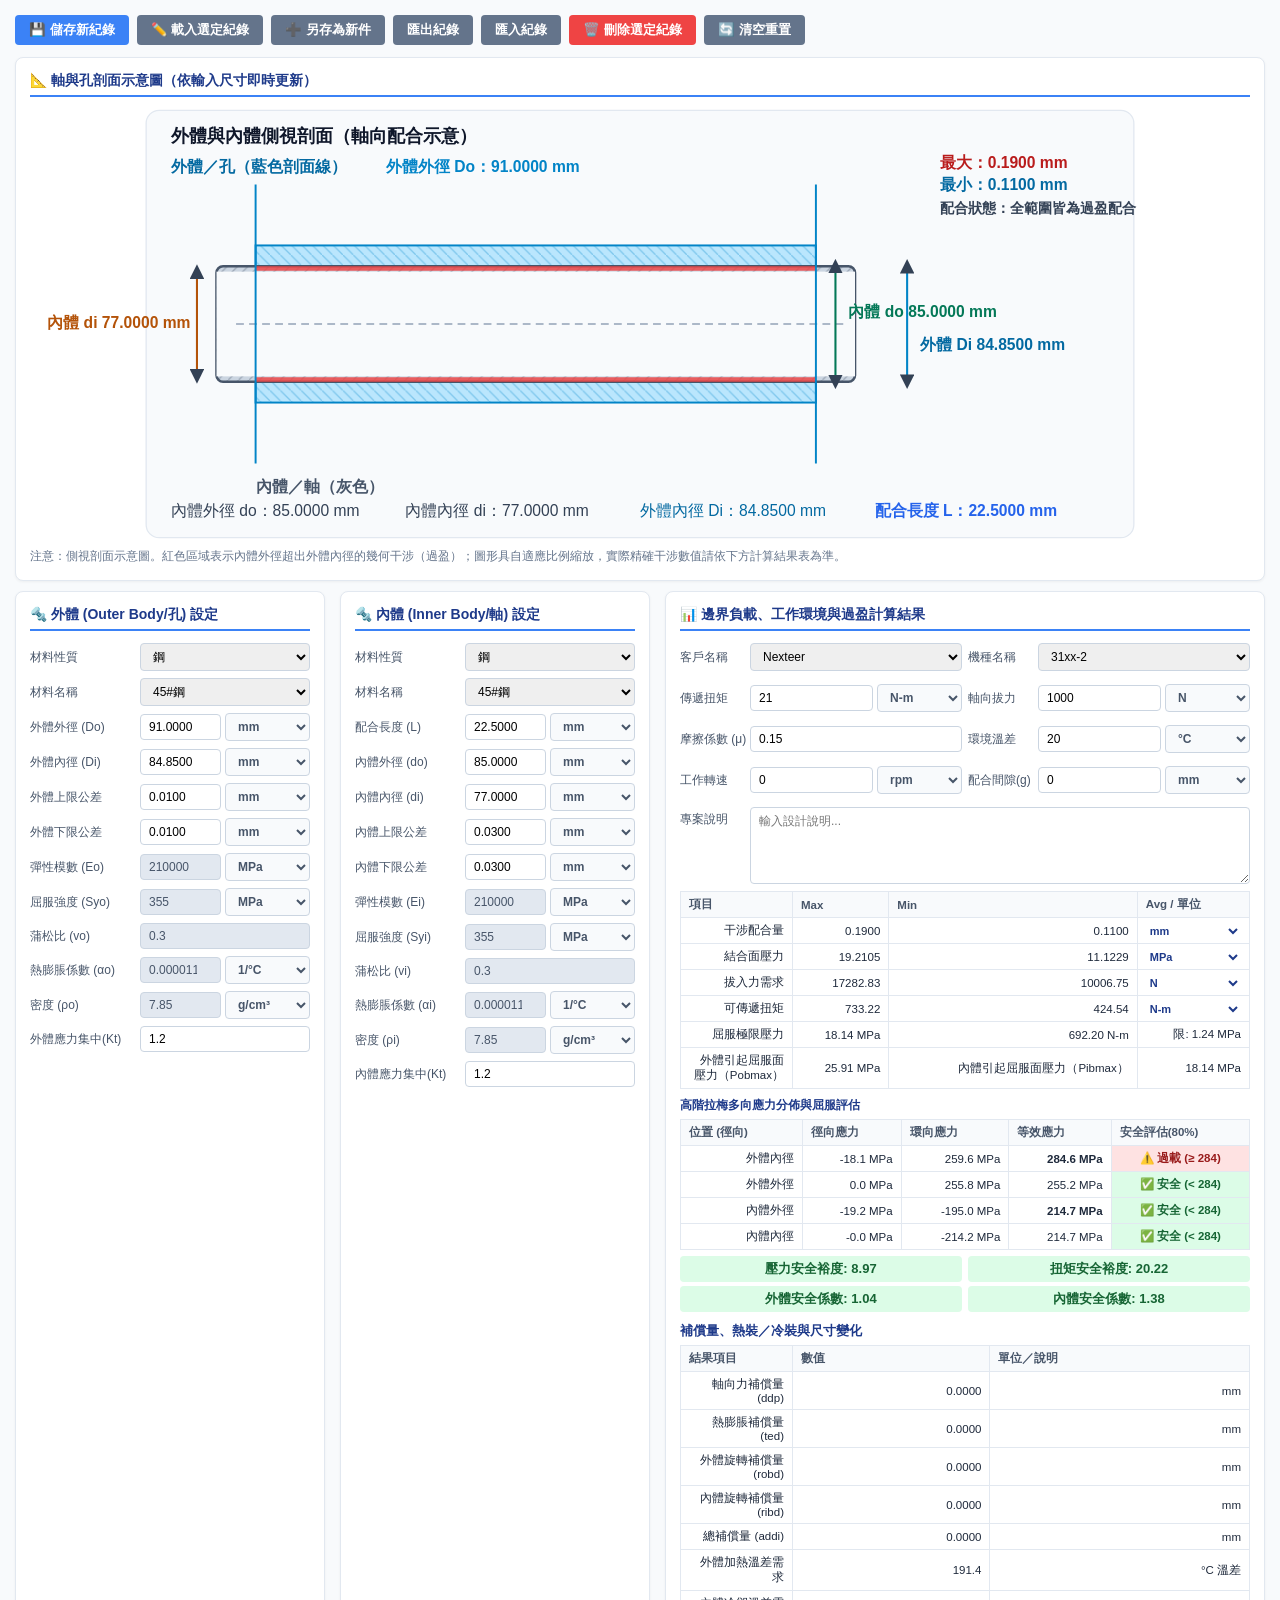
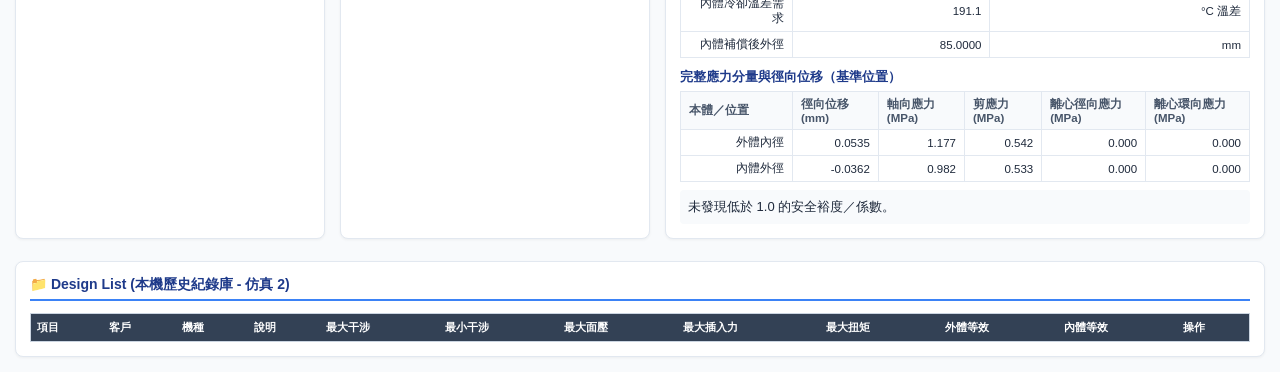
<file: modules/sim2_advanced.html>
<!DOCTYPE html>
<html lang="zh-TW">
<head>
  <meta charset="UTF-8">
  <link rel="stylesheet" href="../css/portal-style.css">
  <!-- 1. 引入共用客戶資料庫腳本 -->
  <script src="../assets/js/project_db.js"></script>
  <!-- 共用工程單位轉換核心；此頁位於 modules/，共用 JS 位於 assets/js/ -->
  <script src="../assets/js/unit_converter.js"></script>
<style>
.sim2-visual-wrap { width: 100%; overflow-x: auto; }
#sim2DimensionSvg { display: block; width: 100%; min-width: 560px; height: auto; max-height: 430px; }
.sim2-visual-note { font-size: 12px; color: #64748b; line-height: 1.6; margin-top: 8px; }
@media (max-width: 700px) { #sim2DimensionSvg { min-width: 600px; } }
</style>
</head>
<body>

  <div class="btn-toolbar">
    <button class="action-btn" id="btnSaveRecordSim2" onclick="handleSaveRecordSim2()">💾 儲存紀錄</button>
    <button class="action-btn btn-secondary" onclick="handleEditRecordSim2()">✏️ 載入選定紀錄</button>
    <button class="action-btn btn-secondary" onclick="startNewRecordSim2()">➕ 另存為新件</button>
    <button class="action-btn btn-secondary" onclick="exportRecordsSim2()">匯出紀錄</button>
    <button class="action-btn btn-secondary" onclick="document.getElementById('importRecordsSim2File').click()">匯入紀錄</button>
    <input id="importRecordsSim2File" type="file" accept=".json,application/json" style="display:none" onchange="importRecordsSim2(event)">
    <button class="action-btn btn-danger" onclick="handleDeleteRecordSim2()">🗑️ 刪除選定紀錄</button>
    <button class="action-btn btn-secondary" onclick="resetFormSim2()">🔄 清空重置</button>
  </div>

<!-- 💡 軸與孔剖面示意圖（依輸入尺寸即時更新） -->
<div class="card" style="margin-bottom:10px;">
  <div class="card-title">📐 軸與孔剖面示意圖（依輸入尺寸即時更新）</div>
  <div class="sim2-visual-wrap">
    <svg id="sim2DimensionSvg" viewBox="0 0 760 330" role="img" aria-label="外體與內體側視剖面干涉配合示意圖">
      <defs>
        <pattern id="sim2ShaftPattern" width="8" height="8" patternUnits="userSpaceOnUse"><path d="M0,8 L8,0" stroke="#475569" stroke-width="1" opacity=".35"/></pattern>
        <pattern id="sim2HolePattern" width="8" height="8" patternUnits="userSpaceOnUse"><path d="M0,0 L8,8" stroke="#0284c7" stroke-width="1" opacity=".32"/></pattern>
        <marker id="sim2Arrow" markerWidth="7" markerHeight="7" refX="3.5" refY="3.5" orient="auto-start-reverse"><path d="M0,0 L7,3.5 L0,7 z" fill="#334155"/></marker>
        
        <!-- 軸穿孔遮罩 -->
        <mask id="sim2ShaftMask">
          <rect x="0" y="0" width="800" height="400" fill="white" />
          <!-- 黑色矩形代表挖空 (尺寸由 JS 動態更新) -->
          <rect id="sim2ShaftHoleMask" x="55" y="105" width="490" height="0" fill="black" />
        </mask>
      </defs>
      <rect x="1" y="1" width="758" height="328" rx="10" fill="#f8fafc" stroke="#e2e8f0"/>
      <text x="20" y="25" font-size="14" font-weight="700" fill="#0f172a">外體與內體側視剖面（軸向配合示意）</text>
      <line x1="70" y1="165" x2="540" y2="165" stroke="#94a3b8" stroke-dasharray="6 4"/>
      
      <!-- 外體 (孔) 剖面材料 -->
      <rect id="sim2HousingTop" x="85" y="58" width="430" height="50" fill="#bae6fd" stroke="#0284c7" stroke-width="1.5"/>
      <rect id="sim2HousingTopHatch" x="85" y="58" width="430" height="50" fill="url(#sim2HolePattern)"/>
      <rect id="sim2HousingBottom" x="85" y="222" width="430" height="50" fill="#bae6fd" stroke="#0284c7" stroke-width="1.5"/>
      <rect id="sim2HousingBottomHatch" x="85" y="222" width="430" height="50" fill="url(#sim2HolePattern)"/>
      
      <!-- 內體 (軸) 本體 (套用遮罩穿孔) -->
      <rect id="sim2ShaftBody" x="55" y="105" width="490" height="120" rx="5" fill="#cbd5e1" stroke="#475569" stroke-width="2" mask="url(#sim2ShaftMask)"/>
      <rect id="sim2ShaftHatch" x="55" y="105" width="490" height="120" rx="5" fill="url(#sim2ShaftPattern)" mask="url(#sim2ShaftMask)"/>
      
      <!-- 過盈區：內體超出外體內徑的部分 -->
      <rect id="sim2InterferenceTop" x="85" y="105" width="430" height="0" fill="#ef4444" opacity=".82"/>
      <rect id="sim2InterferenceBottom" x="85" y="225" width="430" height="0" fill="#ef4444" opacity=".82"/>
      
      <line x1="85" y1="58" x2="85" y2="272" stroke="#0284c7" stroke-width="1.5"/>
      <line x1="515" y1="58" x2="515" y2="272" stroke="#0284c7" stroke-width="1.5"/>
      
      <!-- 尺寸線與標籤 -->
      <!-- 左側：內體內徑 (di) 尺寸線與標籤 -->
      <line id="sim2DimShaftID" x1="40" y1="165" x2="40" y2="165" stroke="#b45309" stroke-width="1.6" marker-start="url(#sim2Arrow)" marker-end="url(#sim2Arrow)"/>
      <text id="sim2LabelShaftID" x="35" y="165" font-size="12" font-weight="700" fill="#b45309" text-anchor="end" dominant-baseline="middle">內體 di 77.0000 mm</text>

      <!-- 右側：內體外徑 (do) 與外體內徑 (Di) 尺寸線，完美錯開 -->
      <line id="sim2DimShaftOD" x1="530" y1="105" x2="530" y2="225" stroke="#047857" stroke-width="1.6" marker-start="url(#sim2Arrow)" marker-end="url(#sim2Arrow)"/>
      <text id="sim2LabelShaftOD" x="540" y="115" font-size="12" font-weight="700" fill="#047857">內體 do 85.0000 mm</text>
      
      <line id="sim2DimHoleID" x1="585" y1="108" x2="585" y2="222" stroke="#0284c7" stroke-width="1.6" marker-start="url(#sim2Arrow)" marker-end="url(#sim2Arrow)"/>
      <text id="sim2LabelHoleID" x="595" y="185" font-size="12" font-weight="700" fill="#0369a1">外體 Di 84.8500 mm</text>
      
      <!-- 左上方：外體外徑標示，安全分流避撞 -->
      <text x="20" y="48" font-size="12" font-weight="700" fill="#0369a1">外體／孔（藍色剖面線）</text>
      <text id="sim2ValueHoleOD" x="185" y="48" font-size="12" font-weight="700" fill="#0284c7">外體外徑 Do：91.0000 mm</text>

      <!-- 下方規格數值即時看板 -->
      <text x="85" y="294" font-size="12" font-weight="700" fill="#475569">內體／軸（灰色）</text>
      <text id="sim2ValueShaftOD" x="20" y="312" font-size="12" fill="#334155">內體外徑 do：85.0000 mm</text>
      <text id="sim2ValueShaftID" x="200" y="312" font-size="12" fill="#334155">內體內徑 di：77.0000 mm</text>
      <text id="sim2ValueHoleID" x="380" y="312" font-size="12" fill="#0369a1">外體內徑 Di：84.8500 mm</text>
      <text id="sim2ValueL" x="560" y="312" font-size="12" font-weight="700" fill="#2563eb">配合長度 L：22.5000 mm</text>
      
      <text id="sim2ValueIntMax" x="610" y="45" font-size="12" font-weight="700" fill="#b91c1c">最大：0.1900 mm</text>
      <text id="sim2ValueIntMin" x="610" y="62" font-size="12" font-weight="700" fill="#0369a1">最小：0.1300 mm</text>
      <text id="sim2FitStatus" x="610" y="80" font-size="11" font-weight="700" fill="#334155">配合狀態：計算中</text>
    </svg>
  </div>
  <div class="sim2-visual-note">注意：側視剖面示意圖。紅色區域表示內體外徑超出外體內徑的幾何干涉（過盈）；圖形具自適應比例縮放，實際精確干涉數值請依下方計算結果表為準。</div>
</div>

  <div class="main-grid">
    <!-- 外體 (孔) 參數 -->
    <div class="card">
      <div class="card-title">🔩 外體 (Outer Body/孔) 設定</div>
      <div class="form-group">
        <label>材料性質</label>
        <select id="cmb_ob_MatType" onchange="onMaterialDropdownChange('sim2_hole', true)"></select>
      </div>
      <div class="form-group">
        <label>材料名稱</label>
        <select id="cmb_ob_MatName" onchange="applySelectedMaterialProperties('sim2_hole')"></select>
      </div>
      <div class="form-group">
        <label>外體外徑 (Do)</label>
        <div class="input-box">
          <input type="number" id="txt_obod" value="91.0000" step="0.1" oninput="calcSim2()">
          <select id="cbo_unit_obod" class="unit-sel" onchange="calcSim2()"></select>
        </div>
      </div>
      <div class="form-group">
        <label>外體內徑 (Di)</label>
        <div class="input-box">
          <input type="number" id="txt_obid" value="84.8500" step="0.01" oninput="calcSim2()">
          <select id="cbo_unit_obid" class="unit-sel" onchange="calcSim2()"></select>
        </div>
      </div>
      <div class="form-group">
        <label>外體上限公差</label>
        <div class="input-box">
          <input type="number" id="txt_obptol" value="0.0100" step="0.005" oninput="calcSim2()">
          <select id="cbo_unit_obptol" class="unit-sel" onchange="calcSim2()"></select>
        </div>
      </div>
      <div class="form-group">
        <label>外體下限公差</label>
        <div class="input-box">
          <input type="number" id="txt_obmtol" value="0.0100" step="0.005" oninput="calcSim2()">
          <select id="cbo_unit_obmtol" class="unit-sel" onchange="calcSim2()"></select>
        </div>
      </div>
      <div class="form-group">
        <label>彈性模數 (Eo)</label>
        <div class="input-box">
          <input type="number" id="txt_obe" value="73750" oninput="calcSim2()">
          <select id="cbo_unit_obe" class="unit-sel" onchange="calcSim2()"></select>
        </div>
      </div>
      <div class="form-group">
        <label>屈服強度 (Syo)</label>
        <div class="input-box">
          <input type="number" id="txt_obsy" value="165" oninput="calcSim2()">
          <select id="cbo_unit_obsy" class="unit-sel" onchange="calcSim2()"></select>
        </div>
      </div>
      <div class="form-group">
        <label>蒲松比 (vo)</label>
        <div class="input-box"><input type="number" id="txt_obn" value="0.30" step="0.01" oninput="calcSim2()"></div>
      </div>
      <div class="form-group">
        <label>熱膨脹係數 (αo)</label>
        <div class="input-box">
          <input type="number" id="txt_obcte" value="0.0000117" step="1e-7" oninput="calcSim2()">
          <select id="cbo_unit_obcte" class="unit-sel" onchange="calcSim2()"></select>
        </div>
      </div>
      <div class="form-group">
        <label>密度 (ρo)</label>
        <div class="input-box">
          <input type="number" id="txt_obrho" value="2.7" step="0.1" oninput="calcSim2()">
          <select id="cbo_unit_obrho" class="unit-sel" onchange="changeDensityUnit('txt_obrho','cbo_unit_obrho')"></select>
        </div>
      </div>
      <div class="form-group">
        <label>外體應力集中(Kt)</label>
        <div class="input-box"><input type="number" id="txt_obscf" value="1.2" step="0.1" oninput="calcSim2()"></div>
      </div>
    </div>
    <!-- 內體 (軸) -->
    <div class="card">
      <div class="card-title">🔩 內體 (Inner Body/軸) 設定</div>
      <div class="form-group">
        <label>材料性質</label>
        <select id="cmb_ib_MatType" onchange="onMaterialDropdownChange('sim2', true)"></select>
      </div>
      <div class="form-group">
        <label>材料名稱</label>
        <select id="cmb_ib_MatName" onchange="applySelectedMaterialProperties('sim2')"></select>
      </div>
      <div class="form-group">
        <label>配合長度 (L)</label>
        <div class="input-box">
          <input type="number" id="txt_L" value="22.5000" step="0.5" oninput="calcSim2()">
          <select id="cbo_unit_L" class="unit-sel" onchange="calcSim2()"></select>
        </div>
      </div>
      <div class="form-group">
        <label>內體外徑 (do)</label>
        <div class="input-box">
          <input type="number" id="txt_ibod" value="85.0000" step="0.01" oninput="calcSim2()">
          <select id="cbo_unit_ibod" class="unit-sel" onchange="calcSim2()"></select>
        </div>
      </div>
      <div class="form-group">
        <label>內體內徑 (di)</label>
        <div class="input-box">
          <input type="number" id="txt_ibid" value="77.0000" step="0.1" oninput="calcSim2()">
          <select id="cbo_unit_ibid" class="unit-sel" onchange="calcSim2()"></select>
        </div>
      </div>
      <div class="form-group">
        <label>內體上限公差</label>
        <div class="input-box">
          <input type="number" id="txt_ibptol" value="0.0300" step="0.005" oninput="calcSim2()">
          <select id="cbo_unit_ibptol" class="unit-sel" onchange="calcSim2()"></select>
        </div>
      </div>
      <div class="form-group">
        <label>內體下限公差</label>
        <div class="input-box">
          <input type="number" id="txt_ibmtol" value="0.0300" step="0.005" oninput="calcSim2()">
          <select id="cbo_unit_ibmtol" class="unit-sel" onchange="calcSim2()"></select>
        </div>
      </div>
      <div class="form-group">
        <label>彈性模數 (Ei)</label>
        <div class="input-box">
          <input type="number" id="txt_ibe" value="210000" oninput="calcSim2()">
          <select id="cbo_unit_ibe" class="unit-sel" onchange="calcSim2()"></select>
        </div>
      </div>
      <div class="form-group">
        <label>屈服強度 (Syi)</label>
        <div class="input-box">
          <input type="number" id="txt_ibsy" value="240" oninput="calcSim2()">
          <select id="cbo_unit_ibsy" class="unit-sel" onchange="calcSim2()"></select>
        </div>
      </div>
      <div class="form-group">
        <label>蒲松比 (vi)</label>
        <div class="input-box"><input type="number" id="txt_ibn" value="0.30" step="0.01" oninput="calcSim2()"></div>
      </div>
      <div class="form-group">
        <label>熱膨脹係數 (αi)</label>
        <div class="input-box">
          <input type="number" id="txt_ibcte" value="0.0000117" step="1e-7" oninput="calcSim2()">
          <select id="cbo_unit_ibcte" class="unit-sel" onchange="calcSim2()"></select>
        </div>
      </div>
      <div class="form-group">
        <label>密度 (ρi)</label>
        <div class="input-box">
          <input type="number" id="txt_ibrho" value="7.85" step="0.1" oninput="calcSim2()">
          <select id="cbo_unit_ibrho" class="unit-sel" onchange="changeDensityUnit('txt_ibrho','cbo_unit_ibrho')"></select>
        </div>
      </div>
      <div class="form-group">
        <label>內體應力集中(Kt)</label>
        <div class="input-box"><input type="number" id="txt_ibscf" value="1.2" step="0.1" oninput="calcSim2()"></div>
      </div>
    </div>
    <!-- 輸出與 MS 分析 -->
    <div class="card">
      <div class="card-title">📊 邊界負載、工作環境與過盈計算結果</div>
      <div style="display:grid; grid-template-columns: 1fr 1fr; gap: 6px; margin-bottom: 6px;">
        <div class="form-group">
          <label style="width:70px;">客戶名稱</label>
          <select id="cboCustomerSim2" onchange="onCustomerChangeSim2()"></select>
        </div>
        <div class="form-group">
          <label style="width:70px;">機種名稱</label>
          <select id="cboModelSim2"></select>
        </div>
      </div>
      <div style="display:grid; grid-template-columns: 1fr 1fr; gap: 6px; margin-bottom: 6px;">
        <div class="form-group">
          <label style="width:70px;">傳遞扭矩</label>
          <div class="input-box">
            <input type="number" id="txt_torque" value="21" oninput="calcSim2()">
            <select id="cbo_unit_torque" class="unit-sel" onchange="calcSim2()"></select>
          </div>
        </div>
        <div class="form-group">
          <label style="width:70px;">軸向拔力</label>
          <div class="input-box">
            <input type="number" id="txt_force" value="1000" oninput="calcSim2()">
            <select id="cbo_unit_force" class="unit-sel" onchange="calcSim2()"></select>
          </div>
        </div>
      </div>
      
      <div style="display:grid; grid-template-columns: 1fr 1fr; gap: 6px; margin-bottom: 6px;">
        <div class="form-group">
          <label style="width:70px;">摩擦係數 (μ)</label>
          <div class="input-box"><input type="number" id="txt_mu" value="0.15" step="0.01" oninput="calcSim2()"></div>
        </div>
        <div class="form-group">
          <label style="width:70px;">環境溫差</label>
          <div class="input-box">
            <input type="number" id="txt_ot" value="20" oninput="calcSim2()">
            <select id="cbo_unit_ot" class="unit-sel" onchange="calcSim2()"></select>
          </div>
        </div>
      </div>
      <div style="display:grid; grid-template-columns: 1fr 1fr; gap: 6px; margin-bottom: 6px;">
        <div class="form-group">
          <label style="width:70px;">工作轉速</label>
          <div class="input-box">
            <input type="number" id="txt_rpm" value="0" oninput="calcSim2()">
            <select id="cbo_unit_rpm" class="unit-sel" onchange="calcSim2()"></select>
          </div>
        </div>
        <div class="form-group">
          <label style="width:70px;">配合間隙(g)</label>
          <div class="input-box">
            <input type="number" id="txt_ddt" value="0" step="0.01" oninput="calcSim2()">
            <select id="cbo_unit_ddt" class="unit-sel" onchange="calcSim2()"></select>
          </div>
        </div>
      </div>
      <div class="form-group" style="align-items:flex-start;">
        <label style="width:70px; margin-top:4px;">專案說明</label>
        <textarea id="txtProjectNoteSim2" placeholder="輸入設計說明..."></textarea>
      </div>
      <table class="res-table">
        <tr><th>項目</th><th>Max</th><th>Min</th><th>Avg / 單位</th></tr>
        <tr>
          <td>干涉配合量</td><td id="lbl_maxdelta">0.0000</td><td id="lbl_mindelta">0.0000</td>
          <td><select id="cbo_unit_delta" class="unit-sel-inline" onchange="calcSim2()"><option value="mm">mm</option><option value="in">in</option></select></td>
        </tr>
        <tr>
          <td>結合面壓力</td><td id="lbl_maxip">0.0000</td><td id="lbl_minip">0.0000</td>
          <td><select id="cbo_unit_ip" class="unit-sel-inline" onchange="calcSim2()"><option value="MPa">MPa</option><option value="psi">psi</option></select></td>
        </tr>
        <tr>
          <td>拔入力需求</td><td id="lbl_Fpfmax">0.00</td><td id="lbl_Fpfmin">0.00</td>
          <td><select id="cbo_unit_Fpf" class="unit-sel-inline" onchange="calcSim2()"><option value="N">N</option><option value="kg">kg</option></select></td>
        </tr>
        <tr>
          <td>可傳遞扭矩</td><td id="lbl_maxt">0.00</td><td id="lbl_mint">0.00</td>
          <td><select id="cbo_unit_t" class="unit-sel-inline" onchange="calcSim2()"><option value="N-mm">N-mm</option><option value="N-m">N-m</option></select></td>
        </tr>
        <tr>
          <td>屈服極限壓力</td><td id="lbl_Pimax">0.00 MPa</td><td id="lbl_yieldt">0.00 N-m</td><td id="lbl_rPI">限: 0.00 MPa</td>
        </tr>
        <tr><td>外體引起屈服面壓力（Pobmax）</td><td id="lbl_Pibmax">0.00 MPa</td><td>內體引起屈服面壓力（Pibmax）</td><td id="lbl_Pobmax">0.00 MPa</td></tr>
      </table>
      <!-- 拉梅應力 -->
      <div style="font-weight:bold; margin-top:8px; font-size:12px; color:#1e3a8a;">高階拉梅多向應力分佈與屈服評估</div>
      <table class="res-table">
        <tr>
          <th style="width:105px;">位置 (徑向)</th><th>徑向應力</th><th>環向應力</th><th>等效應力</th><th>安全評估(80%)</th>
        </tr>
        <tr>
          <td>外體內徑</td><td id="lbl_obsr">0.0 MPa</td><td id="lbl_obsc">0.0 MPa</td><td id="lbl_obvm" style="font-weight:bold;">0.0 MPa</td><td id="status_obvm" style="text-align:center;">-</td>
        </tr>
        <tr>
          <td>外體外徑</td><td id="lbl_obsr_od">0.0 MPa</td><td id="lbl_obsc_od">0.0 MPa</td><td id="lbl_obvm_od">0.0 MPa</td><td id="status_obvm_od" style="text-align:center;">-</td>
        </tr>
        <tr>
          <td>內體外徑</td><td id="lbl_ibsr">0.0 MPa</td><td id="lbl_ibsc">0.0 MPa</td><td id="lbl_ibvm" style="font-weight:bold;">0.0 MPa</td><td id="status_ibvm" style="text-align:center;">-</td>
        </tr>
        <tr>
          <td>內體內徑</td><td id="lbl_ibsr_id">0.0 MPa</td><td id="lbl_ibsc_id">0.0 MPa</td><td id="lbl_ibvm_id">0.0 MPa</td><td id="status_ibvm_id" style="text-align:center;">-</td>
        </tr>
      </table>
      <div style="display:grid; grid-template-columns: 1fr 1fr; gap:6px; margin-top:6px;">
        <div style="padding:4px 8px; border-radius:4px; text-align:center;" id="card_msmp">壓力安全裕度: <span id="lbl_msmp" style="font-weight:bold;">0.00</span></div>
        <div style="padding:4px 8px; border-radius:4px; text-align:center;" id="card_msmt">扭矩安全裕度: <span id="lbl_msmt" style="font-weight:bold;">0.00</span></div>
      </div>
      <div style="display:grid; grid-template-columns: 1fr 1fr; gap:6px; margin-top:4px;">
        <div style="padding:4px 8px; border-radius:4px; text-align:center;" id="card_obsf">外體安全係數: <span id="lbl_obsf" style="font-weight:bold;">0.00</span></div>
        <div style="padding:4px 8px; border-radius:4px; text-align:center;" id="card_ibsf">內體安全係數: <span id="lbl_ibsf" style="font-weight:bold;">0.00</span></div>
      </div>
      <div style="font-weight:bold; margin-top:10px; color:#1e3a8a;">補償量、熱裝／冷裝與尺寸變化</div>
      <table class="res-table">
        <tr><th>結果項目</th><th>數值</th><th>單位／說明</th></tr>
        <tr><td>軸向力補償量 (ddp)</td><td id="lbl_ddp">0.0000</td><td>mm</td></tr>
        <tr><td>熱膨脹補償量 (ted)</td><td id="lbl_ted">0.0000</td><td>mm</td></tr>
        <tr><td>外體旋轉補償量 (robd)</td><td id="lbl_robd">0.0000</td><td>mm</td></tr>
        <tr><td>內體旋轉補償量 (ribd)</td><td id="lbl_ribd">0.0000</td><td>mm</td></tr>
        <tr><td>總補償量 (addi)</td><td id="lbl_addi">0.0000</td><td>mm</td></tr>
        <tr><td>外體加熱溫差需求</td><td id="lbl_robdt">0.0</td><td>°C 溫差</td></tr>
        <tr><td>內體冷卻溫差需求</td><td id="lbl_ribdt">0.0</td><td>°C 溫差</td></tr>
        <tr><td>內體補償後外徑</td><td id="lbl_ibod_addi">0.0000</td><td>mm</td></tr>
      </table>
      <div style="font-weight:bold; margin-top:10px; color:#1e3a8a;">完整應力分量與徑向位移（基準位置）</div>
      <table class="res-table">
        <tr><th>本體／位置</th><th>徑向位移 (mm)</th><th>軸向應力 (MPa)</th><th>剪應力 (MPa)</th><th>離心徑向應力 (MPa)</th><th>離心環向應力 (MPa)</th></tr>
        <tr><td>外體內徑</td><td id="lbl_ob_disp">0.0000</td><td id="lbl_obsz">0.000</td><td id="lbl_obtau">0.000</td><td id="lbl_obrc">0.000</td><td id="lbl_obcc">0.000</td></tr>
        <tr><td>內體外徑</td><td id="lbl_ib_disp">0.0000</td><td id="lbl_ibsz">0.000</td><td id="lbl_ibtau">0.000</td><td id="lbl_ibrc">0.000</td><td id="lbl_ibcc">0.000</td></tr>
      </table>
      <div id="lbl_Result16" style="white-space:pre-line; margin-top:8px; padding:8px; border-radius:4px; background:#f8fafc;">設計風險檢查：計算中</div>
    </div>
  </div>

  <div class="card" style="margin-top:10px;">
    <div class="card-title">📁 Design List (本機歷史紀錄庫 - 仿真 2)</div>
    <div class="db-section">
      <table class="db-table" id="dbTableSim2">
        <thead>
          <tr>
            <th>項目</th><th>客戶</th><th>機種</th><th>說明</th><th>最大干涉</th><th>最小干涉</th><th>最大面壓</th><th>最大插入力</th><th>最大扭矩</th><th>外體等效</th><th>內體等效</th><th>操作</th>
          </tr>
        </thead>
        <tbody id="dbTbodySim2"></tbody>
      </table>
    </div>
  </div>

<script>
  let materialsCache = [];
  let recordsCacheSim2 = [];
  let selectedRecIndexSim2 = null;
  let editingRecIndexSim2 = null;
  let isRestoringRecordSim2 = false;

  function loadLocalMaterials() {
    const saved = localStorage.getItem('taigene_materials_db_v4');
    materialsCache = saved ? JSON.parse(saved) : [];
    populateAllMaterialDropdowns();
  }

  function populateAllMaterialDropdowns() {
    const defaultTypes = ["鋼", "鋼板", "不鏽鋼", "矽鋼片", "鋁", "青銅", "黃銅"];
    const types = new Set(defaultTypes);
    
    // 動態抓取所有已存在的材料性質，包含你新增的「粉末冶金」
    materialsCache.forEach(item => { 
      if (item.data && item.data[0]) types.add(item.data[0]); 
    });

    const fillSelect = (selId) => {
      const el = document.getElementById(selId); if(!el) return;
      const curr = el.value;
      el.innerHTML = '<option value="自定義">自定義</option>';
      Array.from(types).sort().forEach(t => { 
        el.appendChild(new Option(t, t)); 
      });
      el.value = curr || "鋼";
    };
    fillSelect('cmb_ob_MatType');
    fillSelect('cmb_ib_MatType');
    onMaterialDropdownChange('sim2_hole', true);
    onMaterialDropdownChange('sim2', true);
  }

function onMaterialDropdownChange(targetKey, isTypeChange) {
    const isOuter = targetKey === 'sim2_hole';

    const typeSel = document.getElementById(
        isOuter ? 'cmb_ob_MatType' : 'cmb_ib_MatType'
    );
    const nameSel = document.getElementById(
        isOuter ? 'cmb_ob_MatName' : 'cmb_ib_MatName'
    );

    const ymInput = document.getElementById(isOuter ? 'txt_obe' : 'txt_ibe');
    const syInput = document.getElementById(isOuter ? 'txt_obsy' : 'txt_ibsy');
    const prInput = document.getElementById(isOuter ? 'txt_obn' : 'txt_ibn');
    const cteInput = document.getElementById(isOuter ? 'txt_obcte' : 'txt_ibcte');
    const rhoInput = document.getElementById(isOuter ? 'txt_obrho' : 'txt_ibrho');

    const propertyInputs = [ymInput, syInput, prInput, cteInput, rhoInput]
        .filter(Boolean);

    if (isTypeChange) {
        const type = typeSel.value;

        nameSel.innerHTML = '';

        if (type === '自定義') {
            // 自定義：材料名稱不可選擇，材料參數可自行輸入
            nameSel.add(new Option('自定義材料', ''));
            nameSel.value = '';
            nameSel.disabled = true;

            propertyInputs.forEach(input => {
                input.readOnly = false;
                input.classList.remove('input-locked');
            });

            if (!isRestoringRecordSim2) calcSim2();
            return;
        }

        // 資料庫材料：材料名稱可選擇，材料參數不可修改
        nameSel.disabled = false;
        nameSel.add(new Option('請選擇規格名稱', ''));

        const filtered = materialsCache.filter(m =>
            Array.isArray(m.data) && m.data[0] === type
        );

        filtered.forEach(m => {
            // 材料名稱使用 data[1]，不能直接把整個 data 陣列放入選單
            nameSel.add(new Option(String(m.data[1] ?? ''), String(m.data[1] ?? '')));
        });

        if (filtered.length > 0) {
            nameSel.selectedIndex = 1;
        }
    }

    applySelectedMaterialProperties(targetKey);
}

// ==============================================================
// 💡 升級：軸與孔剖面示意圖（依輸入尺寸即時更新，支援自適應與多單位）
// ==============================================================
function updateSim2Diagram() {
  const getMM = (id, unitId) => {
    const input = document.getElementById(id);
    const unit = document.getElementById(unitId);
    if (!input || !unit) return 0;
    const value = parseFloat(input.value);
    return Number.isFinite(value) ? parseLength(value, unit.value) : 0;
  };

  const Do = getMM('txt_obod', 'cbo_unit_obod');
  const Di = getMM('txt_obid', 'cbo_unit_obid');
  const doVal = getMM('txt_ibod', 'cbo_unit_ibod');
  const diVal = getMM('txt_ibid', 'cbo_unit_ibid');
  const LVal = getMM('txt_L', 'cbo_unit_L');

  const obptol = getMM('txt_obptol', 'cbo_unit_obptol');
  const obmtol = getMM('txt_obmtol', 'cbo_unit_obmtol');
  const ibptol = getMM('txt_ibptol', 'cbo_unit_ibptol');
  const ibmtol = getMM('txt_ibmtol', 'cbo_unit_ibmtol');

  const maxInterference = (doVal + ibptol) - (Di - obmtol);
  const minInterference = (doVal - ibmtol) - (Di + obptol);

  const f = v => Number.isFinite(v) ? v.toFixed(4) : '—';
  const txt = (id, v) => { const e = document.getElementById(id); if (e) e.textContent = v; };

  txt('sim2LabelShaftOD', `內體 do ${f(doVal)} mm`);
  txt('sim2LabelHoleID', `外體 Di ${f(Di)} mm`);
  txt('sim2LabelShaftID', `內體 di ${f(diVal)} mm`);
  
  txt('sim2ValueShaftOD', `內體外徑 do：${f(doVal)} mm`);
  txt('sim2ValueShaftID', `內體內徑 di：${f(diVal)} mm`);
  txt('sim2ValueHoleID', `外體內徑 Di：${f(Di)} mm`);
  txt('sim2ValueHoleOD', `外體外徑 Do：${f(Do)} mm`);
  txt('sim2ValueL', `配合長度 L：${f(LVal)} mm`);

  txt('sim2ValueIntMax', `最大：${f(maxInterference)} mm`);
  txt('sim2ValueIntMin', `最小：${f(minInterference)} mm`);
  txt('sim2FitStatus', '配合狀態：' + (minInterference > 0 ? '全範圍皆為過盈配合' : maxInterference < 0 ? '全範圍皆為間隙配合' : '包含間隙與過盈配合'));

  if (Do <= 0 || Di <= 0 || doVal <= 0) return;

  const cy = 165;
  const refD = Math.max(Do, Di, doVal, 1);
  const autoScale = Math.min(25, Math.max(0.65, 95 / refD));

  const shaftH = Math.max(20, doVal * autoScale);
  const holeH = Math.max(18, Di * autoScale);
  const shaftY = cy - shaftH / 2;
  const holeTop = cy - holeH / 2;
  const holeBottom = cy + holeH / 2;

  const rawWall = Do > Di ? ((Do - Di) / 2) * autoScale : 22;
  const wallH = Math.max(16, Math.min(42, rawWall));
  const housingTopY = Math.max(38, holeTop - wallH);
  const housingBottomY = holeBottom;
  const housingBottomH = Math.min(42, Math.max(16, wallH));

  const set = (id, attrs) => { const e = document.getElementById(id); if (e) Object.entries(attrs).forEach(([k, v]) => e.setAttribute(k, String(v))); };

  set('sim2ShaftBody', { y: shaftY, height: shaftH });
  set('sim2ShaftHatch', { y: shaftY, height: shaftH });

  set('sim2HousingTop', { y: housingTopY, height: holeTop - housingTopY });
  set('sim2HousingTopHatch', { y: housingTopY, height: holeTop - housingTopY });
  set('sim2HousingBottom', { y: housingBottomY, height: housingBottomH });
  set('sim2HousingBottomHatch', { y: housingBottomY, height: housingBottomH });

  // 更新軸本體遮罩（挖出內徑孔洞）
  const shaftIDH = Math.max(8, diVal * autoScale); 
  const shaftIDTop = cy - shaftIDH / 2;
  const shaftIDBottom = cy + shaftIDH / 2;
  set('sim2ShaftHoleMask', { y: shaftIDTop, height: shaftIDH });

  // 紅色過盈區提示
  const isInterference = doVal > Di;
  const rawOverlap = isInterference ? (shaftH - holeH) / 2 : 0;
  const visualOverlap = isInterference ? Math.max(3.5, rawOverlap) : 0;
  set('sim2InterferenceTop', { y: shaftY, height: visualOverlap });
  set('sim2InterferenceBottom', { y: holeBottom - (visualOverlap > rawOverlap ? (visualOverlap - rawOverlap) : 0), height: visualOverlap });

  // 尺寸線與箭頭位置
  set('sim2DimShaftOD', { y1: shaftY, y2: shaftY + shaftH });
  set('sim2DimHoleID', { y1: holeTop, y2: holeBottom });
  
  // 左側 di 尺寸線：依實際 di 大小顯示箭頭範圍
  set('sim2DimShaftID', { y1: shaftIDTop, y2: shaftIDBottom });

  // 標籤 Y 軸位置 (do 固定在上方，其餘跟隨中心)
const labelShaftY = Math.max(50, Math.min(270, shaftY + shaftH / 2 - 5));
  const labelHoleY = Math.max(70, Math.min(290, holeTop + holeH / 2 + 20));
  const labelShaftIDY = Math.max(50, Math.min(290, shaftIDTop + shaftIDH / 2));

  set('sim2LabelShaftOD', { y: labelShaftY });
  set('sim2LabelHoleID', { y: labelHoleY });
  set('sim2LabelShaftID', { y: labelShaftIDY });
}

function applySelectedMaterialProperties(targetKey) {
    const isOuter = targetKey === 'sim2_hole';

    const typeSel = document.getElementById(
        isOuter ? 'cmb_ob_MatType' : 'cmb_ib_MatType'
    );
    const nameSel = document.getElementById(
        isOuter ? 'cmb_ob_MatName' : 'cmb_ib_MatName'
    );

    const ymInput = document.getElementById(isOuter ? 'txt_obe' : 'txt_ibe');
    const syInput = document.getElementById(isOuter ? 'txt_obsy' : 'txt_ibsy');
    const prInput = document.getElementById(isOuter ? 'txt_obn' : 'txt_ibn');
    const cteInput = document.getElementById(isOuter ? 'txt_obcte' : 'txt_ibcte');
    const rhoInput = document.getElementById(isOuter ? 'txt_obrho' : 'txt_ibrho');

    const propertyInputs = [ymInput, syInput, prInput, cteInput, rhoInput]
        .filter(Boolean);

    // 自定義：材料名稱停用，五項材料參數解鎖
    if (typeSel.value === '自定義') {
        nameSel.disabled = true;

        propertyInputs.forEach(input => {
            input.readOnly = false;
            input.classList.remove('input-locked');
        });

        calcSim2();
        return;
    }

    // 資料庫材料：五項材料參數鎖定
    nameSel.disabled = false;

    propertyInputs.forEach(input => {
        input.readOnly = true;
        input.classList.add('input-locked');
    });

    const type = typeSel.value;
    const name = nameSel.value;

    const item = materialsCache.find(m =>
        Array.isArray(m.data) &&
        m.data[0] === type &&
        String(m.data[1] ?? '') === name
    );

    if (!item) {
        propertyInputs.forEach(input => {
            input.value = '';
        });
        calcSim2();
        return;
    }

    const d = item.data;

    // 欄位索引依照 materials_db.html 的資料結構
    if (ymInput) ymInput.value = Number(d[13]) * 1000; // 彈性模數：GPa → MPa
    if (syInput) syInput.value = d[6];                 // 屈服強度：MPa
    if (prInput) prInput.value = d[12];                // 蒲松比
    if (cteInput) cteInput.value = d[10];              // 熱膨脹係數

    // 資料庫密度可能是 g/cm³（例如 7.85）或 kg/m³（例如 7850）。
    // 先統一成 kg/m³，再轉成目前下拉選單所顯示的單位，避免「數值與單位不一致」。
    const density = Number(d[2]);
    const rhoUnitSel = document.getElementById(isOuter ? 'cbo_unit_obrho' : 'cbo_unit_ibrho');
    if (rhoInput) {
        if (Number.isFinite(density) && density > 0 && window.UnitConverter) {
            const densityKgM3 = density < 100 ? density * 1000 : density;
            const displayUnit = rhoUnitSel?.value || 'g/cm³';
            rhoInput.value = UnitConverter.convert(densityKgM3, 'kg/m³', displayUnit, '密度');
        } else {
            rhoInput.value = '';
        }
    }

    calcSim2();
}

  function calcSim2() {
    updateSim2Diagram();
    const Pi = Math.PI;
    const torque_Nmm = parseTorque(parseFloat(document.getElementById('txt_torque').value) || 0, document.getElementById('cbo_unit_torque').value);
    const force_N = parseForce(parseFloat(document.getElementById('txt_force').value) || 0, document.getElementById('cbo_unit_force').value);
    const mu = parseFloat(document.getElementById('txt_mu').value) || 0.15;
    const temp_C = parseFloat(document.getElementById('txt_ot').value) || 0; 
    const rpm_rads = parseSpeed(parseFloat(document.getElementById('txt_rpm').value) || 0,
  document.getElementById('cbo_unit_rpm').value
);
    const ddt_mm = parseLength(parseFloat(document.getElementById('txt_ddt').value) || 0, document.getElementById('cbo_unit_ddt').value);
    const obod_mm = parseLength(parseFloat(document.getElementById('txt_obod').value) || 0, document.getElementById('cbo_unit_obod').value);
    const obid_mm = parseLength(parseFloat(document.getElementById('txt_obid').value) || 0, document.getElementById('cbo_unit_obid').value);
    const obptol_mm = parseLength(parseFloat(document.getElementById('txt_obptol').value) || 0, document.getElementById('cbo_unit_obptol').value);
    const obmtol_mm = parseLength(parseFloat(document.getElementById('txt_obmtol').value) || 0, document.getElementById('cbo_unit_obmtol').value);
    const L_mm = parseLength(parseFloat(document.getElementById('txt_L').value) || 0, document.getElementById('cbo_unit_L').value);
    const ibod_mm = parseLength(parseFloat(document.getElementById('txt_ibod').value) || 0, document.getElementById('cbo_unit_ibod').value);
    const ibid_mm = parseLength(parseFloat(document.getElementById('txt_ibid').value) || 0, document.getElementById('cbo_unit_ibid').value);
    const ibptol_mm = parseLength(parseFloat(document.getElementById('txt_ibptol').value) || 0, document.getElementById('cbo_unit_ibptol').value);
    const ibmtol_mm = parseLength(parseFloat(document.getElementById('txt_ibmtol').value) || 0, document.getElementById('cbo_unit_ibmtol').value);
    const obe_MPa = parsePressure(parseFloat(document.getElementById('txt_obe').value) || 0, document.getElementById('cbo_unit_obe').value);
    const obsy_MPa = parsePressure(parseFloat(document.getElementById('txt_obsy').value) || 0, document.getElementById('cbo_unit_obsy').value);
    const obn = parseFloat(document.getElementById('txt_obn').value) || 0.3;
    const obcte = parseFloat(document.getElementById('txt_obcte').value) || 1.17e-5;
    const obrho_gcm3 = parseDensity(parseFloat(document.getElementById('txt_obrho').value) || 0,
  document.getElementById('cbo_unit_obrho').value
);
    const ibe_MPa = parsePressure(parseFloat(document.getElementById('txt_ibe').value) || 0, document.getElementById('cbo_unit_ibe').value);
    const ibsy_MPa = parsePressure(parseFloat(document.getElementById('txt_ibsy').value) || 0, document.getElementById('cbo_unit_ibsy').value);
    const ibn = parseFloat(document.getElementById('txt_ibn').value) || 0.3;
    const ibcte = parseFloat(document.getElementById('txt_ibcte').value) || 1.17e-5;
    const ibrho_gcm3 = parseDensity(parseFloat(document.getElementById('txt_ibrho').value) || 0,
  document.getElementById('cbo_unit_ibrho').value
);
    const obscf = parseFloat(document.getElementById('txt_obscf').value) || 1.2;
    const ibscf = parseFloat(document.getElementById('txt_ibscf').value) || 1.2;

    if (obe_MPa <= 0 || ibe_MPa <= 0 || obid_mm <= 0 || ibod_mm <= 0 || L_mm <= 0) return;

    const Ao = Pi * (Math.pow(obod_mm / 2, 2) - Math.pow(obid_mm / 2, 2));
    const Ai = Pi * (Math.pow(ibod_mm / 2, 2) - Math.pow(ibid_mm / 2, 2));
    const ddp = force_N * ((obn * (obid_mm / 2) / (obe_MPa * Ao)) - (ibn * (ibod_mm / 2) / (ibe_MPa * Ai)));
    const ted = (obid_mm / 2) * (temp_C - 20) * (ibcte - obcte);
    let robd = 0, ribd = 0;
    if (rpm_rads > 0) {
      const omega2 = Math.pow(rpm_rads, 2);
      const r_i = obid_mm / 2000, r_o = obod_mm / 2000;
      if (r_o > r_i) {
        const A1 = (obrho_gcm3 * 1000 * omega2) / (8 * obe_MPa * 1000000 / (1 - Math.pow(obn, 2)));
        const B1 = -Math.pow(r_i, 3) + (3 + obn) * (((Math.pow(r_o, 2) + Math.pow(r_i, 2)) * r_i) / (4 * (1 + obn)) + Math.pow(r_o, 2) * Math.pow(r_i, 2) / (16 * (1 - obn) * r_i));
        robd = A1 * B1;
      }
      const r_i2 = ibid_mm / 2000, r_o2 = ibod_mm / 2000;
      if (r_o2 > r_i2 && r_o2 > 0) {
        const A2 = (ibrho_gcm3 * 1000 * omega2) / (8 * ibe_MPa * 1000000 / (1 - Math.pow(ibn, 2)));
        const B2 = -Math.pow(r_o2, 3) + (3 + ibn) * (((Math.pow(r_o2, 2) + Math.pow(r_i2, 2)) * r_o2) / (4 * (1 + ibn)) + Math.pow(r_o2, 2) * Math.pow(r_i2, 2) / (16 * (1 - ibn) * r_o2));
        ribd = A2 * B2;
      }
    }
    const addi = (ddp + ted - robd + ribd) * 2;
    const maxdelta_mm = (ibod_mm + ibptol_mm) - (obid_mm - obmtol_mm) + ddt_mm + addi;
    const mindelta_mm = (ibod_mm - ibmtol_mm) - (obid_mm + obptol_mm) + ddt_mm + addi;
    const robdtCalc = (obid_mm * obcte !== 0) ? ((maxdelta_mm + ddt_mm) / (obid_mm * obcte)) : 0;
    const ribdtCalc = (ibod_mm * ibcte !== 0) ? ((maxdelta_mm + ddt_mm) / (ibod_mm * ibcte)) : 0;
    const od_diff = Math.pow(obod_mm, 2) - Math.pow(obid_mm, 2);
    const id_diff = Math.pow(ibod_mm, 2) - Math.pow(ibid_mm, 2);
    const C1 = ((Math.pow(obid_mm, 2) + Math.pow(obod_mm, 2)) / od_diff + obn) * obid_mm / obe_MPa;
    const C2 = id_diff > 0 ? (((Math.pow(ibid_mm, 2) + Math.pow(ibod_mm, 2)) / id_diff - ibn) * ibod_mm / ibe_MPa) : ((1 - ibn) * ibod_mm / ibe_MPa);

    let maxip_MPa = maxdelta_mm / (C1 + C2);
    let minip_MPa = mindelta_mm / (C1 + C2);
    maxip_MPa = maxip_MPa < 0 ? 0 : maxip_MPa;
    minip_MPa = minip_MPa < 0 ? 0 : minip_MPa;

    const Fpfmax_N = mu * maxip_MPa * Pi * obid_mm * L_mm;
    const Fpfmin_N = mu * minip_MPa * Pi * obid_mm * L_mm;
    const maxt_Nmm = maxip_MPa * Math.pow(obid_mm, 2) * Pi * L_mm * mu / 2;
    const mint_Nmm = minip_MPa * Math.pow(obid_mm, 2) * Pi * L_mm * mu / 2;
    const requiredPI_MPa = Math.sqrt(Math.pow(torque_Nmm / (obid_mm / 2), 2) + Math.pow(force_N, 2)) / (mu * Pi * obid_mm * L_mm);
    const denom1 = Math.sqrt(Math.pow(2 * Math.pow(obid_mm, 2) / od_diff, 2) + Math.pow((Math.pow(obod_mm, 2) + Math.pow(obid_mm, 2)) / od_diff, 2) + 1);
    const denom2 = id_diff > 0 ? Math.sqrt(Math.pow(2 * Math.pow(ibid_mm, 2) / id_diff, 2) + Math.pow((Math.pow(ibod_mm, 2) + Math.pow(ibid_mm, 2)) / id_diff, 2) + 1) : Math.sqrt(2);
    const Pobmax_MPa = obsy_MPa / denom1;
    const Pibmax_MPa = ibsy_MPa / denom2;
    const Pimax_MPa = Math.min(Pobmax_MPa, Pibmax_MPa);
    const yieldt_Nmm = Pimax_MPa * Math.pow(obid_mm, 2) * mu / 2 * Pi * L_mm;

    // 應力與等效應力：逐項對應原始 VBA PerformCalculation 第 16、17 節
    // VBA 使用工作轉速 rpm 原始數值計算離心應力，不以轉速下拉選單轉換後的值替代。
    const rpmRaw = parseFloat(document.getElementById('txt_rpm').value) || 0;
    const omegaFactor = Math.pow(2 * Pi * Math.max(0, rpmRaw) / 60, 2);
    const obRhoKgM3 = obrho_gcm3 * 1000;
    const ibRhoKgM3 = ibrho_gcm3 * 1000;
    const pressureUsedOb = Math.min(maxip_MPa, Pimax_MPa);
    const pressureUsedIb = Math.min(maxip_MPa, Pimax_MPa);

    function calcVbaStress({outer, inner, pressure, displacementPressure=pressure, E, nu, rhoKgM3, isOuterBody, force, torque, rpmFactor}) {
      const diff = outer*outer - inner*inner;
      if (!(pressure > 0 && E > 0 && outer > 0 && (isOuterBody ? diff > 0 : true))) {
        return {disp:0, sr:0, sc:0, sz:0, tau:0, rc:0, cc:0, vm:0, sf:0, outerVm:0, outerSr:0, outerSc:0, innerVm:0, innerSr:0, innerSc:0};
      }
      const radii = isOuterBody
        ? [inner/2, outer/2, Math.sqrt(outer*inner)/2]
        : [inner > 0 ? inner/2 + 1e-7 : 1e-7, outer/2, inner > 0 ? (Math.sqrt(outer*inner)+1e-7)/2 : (Math.sqrt(outer*1e-7)+1e-7)/2];
      const vals = radii.map((r, idx) => {
        let rp, cp, axial, shear;
        if (isOuterBody) {
          rp = -pressure * inner*inner * (outer*outer - 4*r*r) / (4*r*r*diff);
          cp = pressure * inner*inner * (outer*outer + 4*r*r) / (4*r*r*diff);
          axial = 4*force/(Pi*diff);
          const rTorque = idx===0 ? inner/2 : (idx===1 ? outer/2 : Math.sqrt(outer*inner)/2);
          shear = (16*torque*rTorque*2)/(Pi*(Math.pow(outer,4)-Math.pow(inner,4)));
          if (idx===0) shear = (16*torque*inner)/(Pi*(Math.pow(outer,4)-Math.pow(inner,4)));
          if (idx===1) shear = (16*torque*outer)/(Pi*(Math.pow(outer,4)-Math.pow(inner,4)));
        } else if (diff > 0) {
          rp = -pressure*outer*outer*(4*r*r-inner*inner)/(4*r*r*diff);
          cp = -pressure*outer*outer*(4*r*r+inner*inner)/(4*r*r*diff);
          axial = 4*force/(Pi*diff);
          const rTorque = idx===0 ? inner : (idx===1 ? outer : Math.sqrt(outer*inner));
          shear = (16*torque*rTorque)/(Pi*(Math.pow(outer,4)-Math.pow(inner,4)));
        } else { rp=-pressure; cp=-pressure; axial=0; shear=0; }
        const rhoFactor=(rhoKgM3/1e9)*rpmFactor*(3+nu)/8;
        const rc=rhoFactor*((inner*inner+outer*outer)/4-r*r-inner*inner*outer*outer/(16*r*r));
        const cc=rhoFactor*((inner*inner+outer*outer)/4-r*r*(1+3*nu)/(3+nu)+inner*inner*outer*outer/(16*r*r));
        const vm=Math.sqrt(((rp+rc-cp-cc)**2+(cp+cc-axial)**2+(axial-rp-rc)**2)/2+3*shear**2);
        return {r,rp,cp,axial,shear,rc,cc,vm};
      });
      const maxBy=k=>Math.max(...vals.map(v=>Number.isFinite(v[k])?v[k]:0));
      const vm=maxBy('vm');
      const innerV=vals[0], outerV=vals[1];
      let disp=0, sr=0, sc=0;
      if (isOuterBody) {
        disp=(displacementPressure*inner/(2*E))*((outer*outer+inner*inner)/diff+nu);
        // VBA lbl_obsr / lbl_obsc：外體（孔）內徑處基準應力，使用 MIN(pimax, maxip)
        sr=displacementPressure*inner*inner*(1-outer*outer/(inner*inner))/diff;
        sc=displacementPressure*inner*inner*(1+outer*outer/(inner*inner))/diff;
      } else if (inner<=0) {
        disp=-(displacementPressure*outer/(2*E))*(1-nu); sr=-pressure; sc=-pressure;
      } else if (diff>0) {
        disp=-(displacementPressure*outer/(2*E))*((outer*outer+inner*inner)/diff-nu);
        sr=-pressure*outer*outer*(1-inner*inner/(outer*outer))/diff;
        sc=-pressure*outer*outer*(1+inner*inner/(outer*outer))/diff;
      }
      return {disp,sr,sc,sz:vals[0].axial||0,tau:isOuterBody?vals[0].shear:(vals[1].shear||0),rc:maxBy('rc'),cc:maxBy('cc'),vm,sf:vm>0?((isOuterBody?obsy_MPa:ibsy_MPa)/(vm*(isOuterBody?obscf:ibscf))):0, outerVm:vals[1].vm||0, outerSr:vals[1].rp+vals[1].rc, outerSc:vals[1].cp+vals[1].cc, innerVm:vals[0].vm||0, innerSr:vals[0].rp+vals[0].rc, innerSc:vals[0].cp+vals[0].cc};
    }
    const obStress = calcVbaStress({outer:obod_mm,inner:obid_mm,pressure:maxip_MPa,displacementPressure:Math.min(Pimax_MPa,maxip_MPa),E:obe_MPa,nu:obn,rhoKgM3:obRhoKgM3,isOuterBody:true,force:force_N,torque:torque_Nmm,rpmFactor:omegaFactor});
    const ibStress = calcVbaStress({outer:ibod_mm,inner:ibid_mm,pressure:maxip_MPa,displacementPressure:Math.min(Pimax_MPa,maxip_MPa),E:ibe_MPa,nu:ibn,rhoKgM3:ibRhoKgM3,isOuterBody:false,force:force_N,torque:torque_Nmm,rpmFactor:omegaFactor});
    const ob_sr=obStress.sr, ob_sc=obStress.sc, ob_sz=obStress.sz, ob_tau_extra=obStress.tau;
    const ib_sr=ibStress.sr, ib_sc=ibStress.sc, ib_sz_extra=ibStress.sz, ib_tau_extra=ibStress.tau;
    const ob_vm=obStress.vm, ib_vm=ibStress.vm;
    const obCentrifugal={radial:obStress.rc,hoop:obStress.cc};
    const ibCentrifugal={radial:ibStress.rc,hoop:ibStress.cc};
    const ob_sr_od=obStress.outerSr, ob_sc_od=obStress.outerSc, ob_vm_od=obStress.outerVm;
    const ib_sr_id=ibStress.innerSr, ib_sc_id=ibStress.innerSc, ib_vm_id=ibStress.innerVm;
    const obsf=obStress.sf, ibsf=ibStress.sf;

    const msmp = requiredPI_MPa > 0 ? (minip_MPa / requiredPI_MPa) : 999;
    const msmt = torque_Nmm > 0 ? ((mint_Nmm < yieldt_Nmm ? mint_Nmm : yieldt_Nmm) / torque_Nmm) : 999;

    document.getElementById('lbl_maxdelta').innerText = convertLength(maxdelta_mm, document.getElementById('cbo_unit_delta').value).toFixed(4);
    document.getElementById('lbl_mindelta').innerText = convertLength(mindelta_mm, document.getElementById('cbo_unit_delta').value).toFixed(4);
    document.getElementById('lbl_maxip').innerText = convertPressure(maxip_MPa, document.getElementById('cbo_unit_ip').value).toFixed(4);
    document.getElementById('lbl_minip').innerText = convertPressure(minip_MPa, document.getElementById('cbo_unit_ip').value).toFixed(4);
    document.getElementById('lbl_Fpfmax').innerText = convertForce(Fpfmax_N, document.getElementById('cbo_unit_Fpf').value).toFixed(2);
    document.getElementById('lbl_Fpfmin').innerText = convertForce(Fpfmin_N, document.getElementById('cbo_unit_Fpf').value).toFixed(2);
    document.getElementById('lbl_maxt').innerText = convertTorque(maxt_Nmm, document.getElementById('cbo_unit_t').value).toFixed(2);
    document.getElementById('lbl_mint').innerText = convertTorque(mint_Nmm, document.getElementById('cbo_unit_t').value).toFixed(2);
    document.getElementById('lbl_Pimax').innerText = Pimax_MPa.toFixed(2) + " MPa";
    document.getElementById('lbl_Pobmax').innerText = Pobmax_MPa.toFixed(2) + " MPa";
    document.getElementById('lbl_Pibmax').innerText = Pibmax_MPa.toFixed(2) + " MPa";
    document.getElementById('lbl_yieldt').innerText = (yieldt_Nmm / 1000).toFixed(2) + " N-m";
    document.getElementById('lbl_rPI').innerText = "限: " + requiredPI_MPa.toFixed(2) + " MPa";
    document.getElementById('lbl_obsr').innerText = ob_sr.toFixed(1) + " MPa";
    document.getElementById('lbl_obsc').innerText = ob_sc.toFixed(1) + " MPa";
    document.getElementById('lbl_obvm').innerText = ob_vm.toFixed(1) + " MPa";
    document.getElementById('lbl_obsr_od').innerText = ob_sr_od.toFixed(1) + " MPa";
    document.getElementById('lbl_obsc_od').innerText = ob_sc_od.toFixed(1) + " MPa";
    document.getElementById('lbl_obvm_od').innerText = ob_vm_od.toFixed(1) + " MPa";
    document.getElementById('lbl_ibsr').innerText = ib_sr.toFixed(1) + " MPa";
    document.getElementById('lbl_ibsc').innerText = ib_sc.toFixed(1) + " MPa";
    document.getElementById('lbl_ibvm').innerText = ib_vm.toFixed(1) + " MPa";
    document.getElementById('lbl_ibsr_id').innerText = ib_sr_id.toFixed(1) + " MPa";
    document.getElementById('lbl_ibsc_id').innerText = ib_sc_id.toFixed(1) + " MPa";
    document.getElementById('lbl_ibvm_id').innerText = ib_vm_id.toFixed(1) + " MPa";

    renderStatusText('status_obvm', ob_vm, obsy_MPa, document.getElementById('cmb_ob_MatType').value === '自定義');
    renderStatusText('status_obvm_od', ob_vm_od, obsy_MPa, document.getElementById('cmb_ob_MatType').value === '自定義');
    renderStatusText('status_ibvm', ib_vm, ibsy_MPa, document.getElementById('cmb_ib_MatType').value === '自定義');
    renderStatusText('status_ibvm_id', ib_vm_id, ibsy_MPa, document.getElementById('cmb_ib_MatType').value === '自定義');

    updateMSCard('lbl_msmp', 'card_msmp', msmp);
    updateMSCard('lbl_msmt', 'card_msmt', msmt);
    updateMSCard('lbl_obsf', 'card_obsf', obsf);
    updateMSCard('lbl_ibsf', 'card_ibsf', ibsf);

    // 對應原始 VBA 的補償量、溫差需求及完整應力分量顯示
    const setText = (id, value, digits=4) => { const el = document.getElementById(id); if (el) el.innerText = Number.isFinite(value) ? value.toFixed(digits) : 'N/A'; };
    setText('lbl_ddp', ddp); setText('lbl_ted', ted); setText('lbl_robd', robd); setText('lbl_ribd', ribd); setText('lbl_addi', addi);
    setText('lbl_robdt', robdtCalc, 1); setText('lbl_ribdt', ribdtCalc, 1); setText('lbl_ibod_addi', ibod_mm + addi);
    setText('lbl_ob_disp', obStress.disp); setText('lbl_obsz', ob_sz, 3); setText('lbl_obtau', ob_tau_extra, 3);
    setText('lbl_obrc', obCentrifugal.radial, 3); setText('lbl_obcc', obCentrifugal.hoop, 3);
    setText('lbl_ib_disp', ibStress.disp); setText('lbl_ibsz', ib_sz_extra, 3); setText('lbl_ibtau', ib_tau_extra, 3);
    setText('lbl_ibrc', ibCentrifugal.radial, 3); setText('lbl_ibcc', ibCentrifugal.hoop, 3);
    const warnings = [];
    if (torque_Nmm <= 0 && force_N <= 0) warnings.push('沒有扭矩與軸向力需求');
    else if (torque_Nmm <= 0 && force_N > 0) warnings.push('沒有扭矩需求');
    if (msmp > 0 && msmp < 1) warnings.push('壓力安全裕度不足（所需壓力大於最小實際壓力）');
    if (msmt > 0 && msmt < 1) warnings.push('扭矩安全裕度不足（所需扭矩大於最小傳遞扭矩）');
    if (obsf > 0 && obsf < 1) warnings.push('外體安全係數不足（等效應力超過屈服強度）');
    if (ibsf > 0 && ibsf < 1) warnings.push('內體安全係數不足（等效應力超過屈服強度）');
    const riskEl = document.getElementById('lbl_Result16');
    if (riskEl) riskEl.innerText = warnings.length ? warnings.map((w,i)=>`${i+1}. ${w}`).join('\n') : '未發現低於 1.0 的安全裕度／係數。';
  }

  function renderStatusText(elId, val, yieldStress, isCustom) {
    const el = document.getElementById(elId);
    if (isCustom) {
      el.innerText = "- (自定義)"; el.className = "highlight-neutral";
    } else {
      const limit = yieldStress * 0.8;
      el.innerText = val >= limit ? `⚠️ 過載 (≥ ${limit.toFixed(0)})` : `✅ 安全 (< ${limit.toFixed(0)})`;
      el.className = val >= limit ? 'highlight-alert' : 'highlight-pass';
    }
  }

  function updateMSCard(lblId, cardId, msVal) {
    const lbl = document.getElementById(lblId);
    const card = document.getElementById(cardId);
    lbl.innerText = msVal > 100 ? "N/A" : msVal.toFixed(2);
    card.className = msVal < 1.0 ? "highlight-alert" : "highlight-pass";
  }

  // --- 客戶/機種連動邏輯 ---
  function onCustomerChangeSim2() {
      updateModelDropdown('cboCustomerSim2', 'cboModelSim2');
  }

  function refreshCustomerAndModels() {
      populateCustomerDropdown('cboCustomerSim2');
      updateModelDropdown('cboCustomerSim2', 'cboModelSim2');
  }

  function loadLocalRecordsSim2() {
    const saved = localStorage.getItem('taigene_stress_records_sim2');
    recordsCacheSim2 = saved ? JSON.parse(saved) : [];
    renderRecordsTableSim2();
  }

  function saveLocalRecordsSim2() {
    localStorage.setItem('taigene_stress_records_sim2', JSON.stringify(recordsCacheSim2));
  }

  function renderRecordsTableSim2() {
    const tbody = document.getElementById('dbTbodySim2'); if (!tbody) return;
    tbody.innerHTML = '';
    recordsCacheSim2.forEach((d, idx) => {
      const tr = document.createElement('tr');
      if (idx === editingRecIndexSim2) tr.style.background = '#fff7cc';
      tr.onclick = () => { selectedRecIndexSim2 = idx; };
      tr.ondblclick = () => { selectedRecIndexSim2 = idx; handleEditRecordSim2(); };
      const values = [idx + 1, d.customer, d.model, d.note, d.maxdelta, d.mindelta, d.maxip, d.Fpfmax, d.maxt, d.obvm, d.ibvm];
      values.forEach(v => { const td = document.createElement('td'); td.textContent = v ?? ''; tr.appendChild(td); });
      const action = document.createElement('td');
      const loadBtn = document.createElement('button');
      loadBtn.type = 'button'; loadBtn.className = 'action-btn btn-secondary'; loadBtn.textContent = '載入';
      loadBtn.onclick = (ev) => { ev.stopPropagation(); selectedRecIndexSim2 = idx; handleEditRecordSim2(); };
      action.appendChild(loadBtn); tr.appendChild(action);
      tbody.appendChild(tr);
    });
  }

  function handleSaveRecordSim2() {
    const customer = document.getElementById('cboCustomerSim2').value;
    const model = document.getElementById('cboModelSim2').value;
    if (customer === "無" || model === "無") return alert('請選擇客戶與機種名稱！');
    const record = {
      customer, model, note: document.getElementById('txtProjectNoteSim2').value,
      obod: document.getElementById('txt_obod').value,
      obid: document.getElementById('txt_obid').value,
      obptol: document.getElementById('txt_obptol').value,
      obmtol: document.getElementById('txt_obmtol').value,
      obe: document.getElementById('txt_obe').value,
      obsy: document.getElementById('txt_obsy').value,
      obn: document.getElementById('txt_obn').value,
      obcte: document.getElementById('txt_obcte').value,
      obrho: document.getElementById('txt_obrho').value,
      unit_obrho: document.getElementById('cbo_unit_obrho').value,
      L: document.getElementById('txt_L').value,
      ibod: document.getElementById('txt_ibod').value,
      ibid: document.getElementById('txt_ibid').value,
      ibptol: document.getElementById('txt_ibptol').value,
      ibmtol: document.getElementById('txt_ibmtol').value,
      ibe: document.getElementById('txt_ibe').value,
      ibsy: document.getElementById('txt_ibsy').value,
      ibn: document.getElementById('txt_ibn').value,
      ibcte: document.getElementById('txt_ibcte').value,
      ibrho: document.getElementById('txt_ibrho').value,
      unit_ibrho: document.getElementById('cbo_unit_ibrho').value,
      ddt: document.getElementById('txt_ddt').value,
      obscf: document.getElementById('txt_obscf').value,
      ibscf: document.getElementById('txt_ibscf').value,
      torque: document.getElementById('txt_torque').value,
      force: document.getElementById('txt_force').value,
      mu: document.getElementById('txt_mu').value,
      ot: document.getElementById('txt_ot').value,
      rpm: document.getElementById('txt_rpm').value,
      unit_torque: document.getElementById('cbo_unit_torque').value,
      unit_force: document.getElementById('cbo_unit_force').value,
      unit_ot: document.getElementById('cbo_unit_ot').value,
      unit_rpm: document.getElementById('cbo_unit_rpm').value,
      units: Object.fromEntries(Array.from(document.querySelectorAll('select[id^="cbo_unit_"]')).map(el => [el.id, el.value])),
      ibMatType: document.getElementById('cmb_ib_MatType').value,
      ibMatName: document.getElementById('cmb_ib_MatName').value,
      obMatType: document.getElementById('cmb_ob_MatType').value,
      obMatName: document.getElementById('cmb_ob_MatName').value,
      maxdelta: document.getElementById('lbl_maxdelta').innerText,
      mindelta: document.getElementById('lbl_mindelta').innerText,
      maxip: document.getElementById('lbl_maxip').innerText,
      Fpfmax: document.getElementById('lbl_Fpfmax').innerText,
      maxt: document.getElementById('lbl_maxt').innerText,
      obvm: document.getElementById('lbl_obvm').innerText,
      ibvm: document.getElementById('lbl_ibvm').innerText
    };
    if (editingRecIndexSim2 !== null && recordsCacheSim2[editingRecIndexSim2]) {
      record.id = recordsCacheSim2[editingRecIndexSim2].id || `sim2-${Date.now()}`;
      recordsCacheSim2[editingRecIndexSim2] = record;
      selectedRecIndexSim2 = editingRecIndexSim2;
      alert('✅ 已更新目前設計紀錄。');
    } else {
      record.id = `sim2-${Date.now()}`;
      recordsCacheSim2.unshift(record);
      selectedRecIndexSim2 = 0;
      editingRecIndexSim2 = 0;
      alert('✅ 仿真 2 新設計已儲存！');
    }
    saveLocalRecordsSim2();
    renderRecordsTableSim2();
    updateSaveButtonLabelSim2();
  }

  function handleEditRecordSim2() {
    if (selectedRecIndexSim2 === null || !recordsCacheSim2[selectedRecIndexSim2]) return alert('請先選取歷史紀錄！');
    const idx = selectedRecIndexSim2;
    const d = recordsCacheSim2[idx];
    isRestoringRecordSim2 = true;
    try {
      refreshCustomerAndModels();
      document.getElementById('cboCustomerSim2').value = d.customer || '無';
      onCustomerChangeSim2();
      document.getElementById('cboModelSim2').value = d.model || '無';
      document.getElementById('txtProjectNoteSim2').value = d.note || '';

      const fieldMap = {txt_obod:'obod',txt_obid:'obid',txt_obptol:'obptol',txt_obmtol:'obmtol',txt_L:'L',txt_ibod:'ibod',txt_ibid:'ibid',txt_ibptol:'ibptol',txt_ibmtol:'ibmtol',txt_ddt:'ddt',txt_obscf:'obscf',txt_ibscf:'ibscf',txt_torque:'torque',txt_force:'force',txt_mu:'mu',txt_ot:'ot',txt_rpm:'rpm'};
      Object.entries(fieldMap).forEach(([id,key]) => { const el=document.getElementById(id); if(el && d[key] !== undefined) el.value=d[key]; });

      // 先恢復材料類型／名稱，再恢復存檔中的完整材料數值，避免自定義材料被資料庫預設值覆蓋。
      const restoreMaterial = (prefix, typeKey, nameKey, props) => {
        const typeSel=document.getElementById(`cmb_${prefix}_MatType`), nameSel=document.getElementById(`cmb_${prefix}_MatName`);
        const type=d[typeKey] || '自定義', name=d[nameKey] || '';
        if (![...typeSel.options].some(o=>o.value===type)) typeSel.add(new Option(type,type));
        typeSel.value=type;
        onMaterialDropdownChange(prefix==='ob'?'sim2_hole':'sim2', true);
        if (type !== '自定義') {
          if (![...nameSel.options].some(o=>o.value===name)) nameSel.add(new Option(name,name));
          nameSel.value=name;
          // 載入資料庫材料時，讓材料選擇流程先完成，再由存檔值做最後還原。
          applySelectedMaterialProperties(prefix==='ob'?'sim2_hole':'sim2');
        }
        props.forEach(([id,key])=>{const el=document.getElementById(id); if(el && d[key] !== undefined) el.value=d[key];});
      };
      restoreMaterial('ob','obMatType','obMatName', [['txt_obe','obe'],['txt_obsy','obsy'],['txt_obn','obn'],['txt_obcte','obcte'],['txt_obrho','obrho']]);
      restoreMaterial('ib','ibMatType','ibMatName', [['txt_ibe','ibe'],['txt_ibsy','ibsy'],['txt_ibn','ibn'],['txt_ibcte','ibcte'],['txt_ibrho','ibrho']]);

      // 舊紀錄相容：若沒有儲存單位物件，至少還原原本明確儲存的單位。
      const units = d.units || {cbo_unit_obrho:d.unit_obrho,cbo_unit_ibrho:d.unit_ibrho,cbo_unit_torque:d.unit_torque,cbo_unit_force:d.unit_force,cbo_unit_ot:d.unit_ot,cbo_unit_rpm:d.unit_rpm};
      Object.entries(units).forEach(([id,value])=>{const el=document.getElementById(id); if(el && value && [...el.options].some(o=>o.value===value)) {el.value=value; el.dataset.previousUnit=value;}});
      editingRecIndexSim2 = idx;
      selectedRecIndexSim2 = idx;
    } finally {
      isRestoringRecordSim2 = false;
    }
    calcSim2();
    renderRecordsTableSim2();
    updateSaveButtonLabelSim2();
    alert('✅ 設計已載入。修改後按「更新紀錄」會覆寫此筆；若要新增副本，請按「另存為新件」。');
  }

  function updateSaveButtonLabelSim2() {
    const btn=document.getElementById('btnSaveRecordSim2');
    if(btn) btn.textContent = editingRecIndexSim2 === null ? '💾 儲存新紀錄' : '💾 更新紀錄';
  }

  function startNewRecordSim2() {
    editingRecIndexSim2 = null;
    selectedRecIndexSim2 = null;
    updateSaveButtonLabelSim2();
    renderRecordsTableSim2();
    alert('已切換為新件模式；按「儲存新紀錄」會新增一筆，不會覆寫既有紀錄。');
  }

  function exportRecordsSim2() {
    const blob = new Blob([JSON.stringify(recordsCacheSim2, null, 2)], {type:'application/json;charset=utf-8'});
    const url = URL.createObjectURL(blob); const a=document.createElement('a');
    a.href=url; a.download='sim2_design_records.json'; a.click(); URL.revokeObjectURL(url);
  }

  function importRecordsSim2(event) {
    const file=event.target.files && event.target.files[0]; if(!file) return;
    file.text().then(text=>{
      const data=JSON.parse(text); if(!Array.isArray(data)) throw new Error('JSON 格式必須是紀錄陣列');
      recordsCacheSim2=data; saveLocalRecordsSim2(); selectedRecIndexSim2=null; editingRecIndexSim2=null;
      renderRecordsTableSim2(); updateSaveButtonLabelSim2(); alert(`已匯入 ${data.length} 筆仿真 2 紀錄。`);
    }).catch(err=>alert('匯入失敗：'+err.message)).finally(()=>{event.target.value='';});
  }

  function handleDeleteRecordSim2() {
    if (selectedRecIndexSim2 === null) return alert('請先選取紀錄！');
    if(!confirm('確認刪除此筆紀錄？')) return;
    const deletedIndex = selectedRecIndexSim2;
    recordsCacheSim2.splice(deletedIndex, 1);
    if (editingRecIndexSim2 === deletedIndex) editingRecIndexSim2 = null;
    else if (editingRecIndexSim2 !== null && editingRecIndexSim2 > deletedIndex) editingRecIndexSim2--;
    selectedRecIndexSim2 = null;
    saveLocalRecordsSim2();
    renderRecordsTableSim2();
    updateSaveButtonLabelSim2();
    alert('✅ 已刪除！');
  }

  function resetFormSim2() {
    selectedRecIndexSim2 = null;
    editingRecIndexSim2 = null;
    updateSaveButtonLabelSim2();
    document.getElementById('txt_obod').value = "91.0000";
    document.getElementById('txt_obid').value = "84.8500";
    document.getElementById('txt_obptol').value = "0.0100";
    document.getElementById('txt_obmtol').value = "0.0100";
    document.getElementById('txt_L').value = "22.5000";
    document.getElementById('txt_ibod').value = "85.0000";
    document.getElementById('txt_ibid').value = "77.0000";
    document.getElementById('txt_ibptol').value = "0.0300";
    document.getElementById('txt_ibmtol').value = "0.0300";
    document.getElementById('txt_ddt').value = "0";
    document.getElementById('txt_obscf').value = "1.2";
    document.getElementById('txt_ibscf').value = "1.2";
    document.getElementById('txt_torque').value = "21";
    document.getElementById('txt_force').value = "1000";
    document.getElementById('txt_mu').value = "0.15";
    document.getElementById('txt_ot').value = "20";
    document.getElementById('txt_rpm').value = "0";
    refreshCustomerAndModels();
    populateAllMaterialDropdowns();
    alert('🔄 仿真 2 已重置為預設規格。');
  }

/*
 * 仿真 2 單位換算核心
 * 內部計算基準：
 * 長度 mm、應力 MPa、扭矩 N-mm、力 N、密度 g/cm³、轉速 rad/s
 */
// ============================================================
// 所有單位轉換統一呼叫 modules/unit_converter.js
// 計算核心內部單位：長度 mm、扭矩 N·mm、力 N、壓力 MPa、
// 密度 g/cm³、轉速 rad/s。保留舊函式名稱，避免改動既有計算公式。
// ============================================================
function unitConvert(v, from, to, category) {
  if (!window.UnitConverter) throw new Error("UnitConverter 未載入，請確認 unit_converter.js 路徑");
  return UnitConverter.convert(Number(v), from, to, category);
}

function parseTorque(v, u) {
  const aliases = {"N-m":"N·m","kN-m":"kN·m","N-cm":"N·cm","kgf-m":"kgf·m","kgf-cm":"kgf·cm","gf-cm":"gf·cm","lbf-in":"lbf·in","lbf-ft":"lbf·ft","N-mm":"N·mm"};
  return unitConvert(v, aliases[u] || u, "N·mm", "力矩／扭矩");
}
function convertTorque(v, u) {
  const aliases = {"N-m":"N·m","kN-m":"kN·m","N-cm":"N·cm","kgf-m":"kgf·m","kgf-cm":"kgf·cm","gf-cm":"gf·cm","lbf-in":"lbf·in","lbf-ft":"lbf·ft","N-mm":"N·mm"};
  return unitConvert(v, "N·mm", aliases[u] || u, "力矩／扭矩");
}
function parseForce(v, u) {
  return unitConvert(v, (u === "kg" ? "kgf" : u), "N", "力");
}
function convertForce(v, u) {
  return unitConvert(v, "N", (u === "kg" ? "kgf" : u), "力");
}
function parseLength(v, u) {
  const aliases = {"um":"µm","μm":"µm"};
  return unitConvert(v, aliases[u] || u, "mm", "長度");
}
function convertLength(v, u) {
  const aliases = {"um":"µm","μm":"µm"};
  return unitConvert(v, "mm", aliases[u] || u, "長度");
}
function parsePressure(v, u) {
  return unitConvert(v, u, "MPa", "壓力／應力");
}
function convertPressure(v, u) {
  return unitConvert(v, "MPa", u, "壓力／應力");
}
function changeDensityUnit(inputId, selectId) {
  const input = document.getElementById(inputId);
  const select = document.getElementById(selectId);
  if (!input || !select) return;
  const previousUnit = select.dataset.previousUnit || select.value;
  const nextUnit = select.value;
  const value = Number(input.value);
  if (input.value.trim() !== '' && Number.isFinite(value) && previousUnit !== nextUnit) {
    input.value = UnitConverter.convert(value, previousUnit, nextUnit, '密度');
  }
  select.dataset.previousUnit = nextUnit;
  calcSim2();
}

function parseDensity(v, u) {
  return unitConvert(v, u, "g/cm³", "密度");
}
function parseSpeed(v, u) {
  return unitConvert(v, u, "rad/s", "轉速／角速度");
}
function parseTemperatureDifference(v, u) {
  // 此欄位是溫差，不是絕對溫度；1 °C 溫差 = 1 K 溫差。
  return Number(v);
}
function parseCTE(v, u) {
  // 1/°C 與 1/K 的數值相同。
  return Number(v);
}

function setupUnitComboBoxes() {
  const torqueUnits = [
    "N-m", "kN-m", "N-cm", "kgf-m",
    "kgf-cm", "gf-cm", "lbf-in", "lbf-ft",
    "N-mm"
  ];
  const forceUnits = ["N", "kgf"];
  const tempUnits = ["°C", "K"];
  const speedUnits = ["rpm", "r/min", "rad/s", "r/s", "°/s", "°/min"];
  const lenUnits = ["mm", "m", "cm", "um", "nm", "in", "ft"];
  const pressureUnits = [
    "MPa", "GPa", "kPa", "Pa", "psi", "kgf/mm²", "kgf/cm²"
  ];
  const densityUnits = [
    "g/cm³", "kg/m³", "kg/cm³", "kg/mm³",
    "g/m³", "g/mm³", "lb/ft³", "lb/in³"
  ];
  const cteUnits = ["1/°C", "1/K"];
  const fillSelect = (id, arr, defaultValue) => {
    const el = document.getElementById(id);
    if (!el) return;
    el.innerHTML = "";
    arr.forEach(u => el.add(new Option(u, u)));
    if (defaultValue && arr.includes(defaultValue)) {
      el.value = defaultValue;
    }
  };

  [
    "cbo_unit_obod", "cbo_unit_obid",
    "cbo_unit_obptol", "cbo_unit_obmtol",
    "cbo_unit_L", "cbo_unit_ibod", "cbo_unit_ibid",
    "cbo_unit_ibptol", "cbo_unit_ibmtol", "cbo_unit_ddt"
  ].forEach(id => fillSelect(id, lenUnits, "mm"));

  [
    "cbo_unit_obe", "cbo_unit_obsy",
    "cbo_unit_ibe", "cbo_unit_ibsy"
  ].forEach(id => fillSelect(id, pressureUnits, "MPa"));

  ["cbo_unit_obrho", "cbo_unit_ibrho"].forEach(id => {
    fillSelect(id, densityUnits, "g/cm³");
    const select = document.getElementById(id);
    if (select) select.dataset.previousUnit = select.value;
  });
  ["cbo_unit_obcte", "cbo_unit_ibcte"].forEach(id => fillSelect(id, cteUnits, "1/°C"));

  fillSelect("cbo_unit_torque", torqueUnits, "N-m");
  fillSelect("cbo_unit_force", forceUnits, "N");
  fillSelect("cbo_unit_ot", tempUnits, "°C");
  fillSelect("cbo_unit_rpm", speedUnits, "rpm");

  fillSelect("cbo_unit_delta", ["mm", "m", "cm", "um", "nm", "in", "ft"], "mm");
  fillSelect("cbo_unit_ip", pressureUnits, "MPa");
  fillSelect("cbo_unit_Fpf", forceUnits, "N");
  fillSelect("cbo_unit_t", torqueUnits, "N-m");
}

  window.onload = function() {
    setupUnitComboBoxes();
    loadLocalMaterials();
    loadLocalRecordsSim2();
    updateSaveButtonLabelSim2();
    refreshCustomerAndModels();
    updateSim2Diagram();
    const custSel = document.getElementById('cboCustomerSim2');
    if (custSel) {
        custSel.addEventListener('focus', refreshCustomerAndModels);
    }
  };

  window.addEventListener('storage', (e) => {
      if (e.key === 'rd_portal_customer_models') {
          refreshCustomerAndModels();
      }
  });

  document.addEventListener("visibilitychange", function() {
    if (document.visibilityState === "visible") loadLocalMaterials();
  });
  window.addEventListener("focus", function() {
    loadLocalMaterials();
  });
</script>
</body>
</html>
</file>
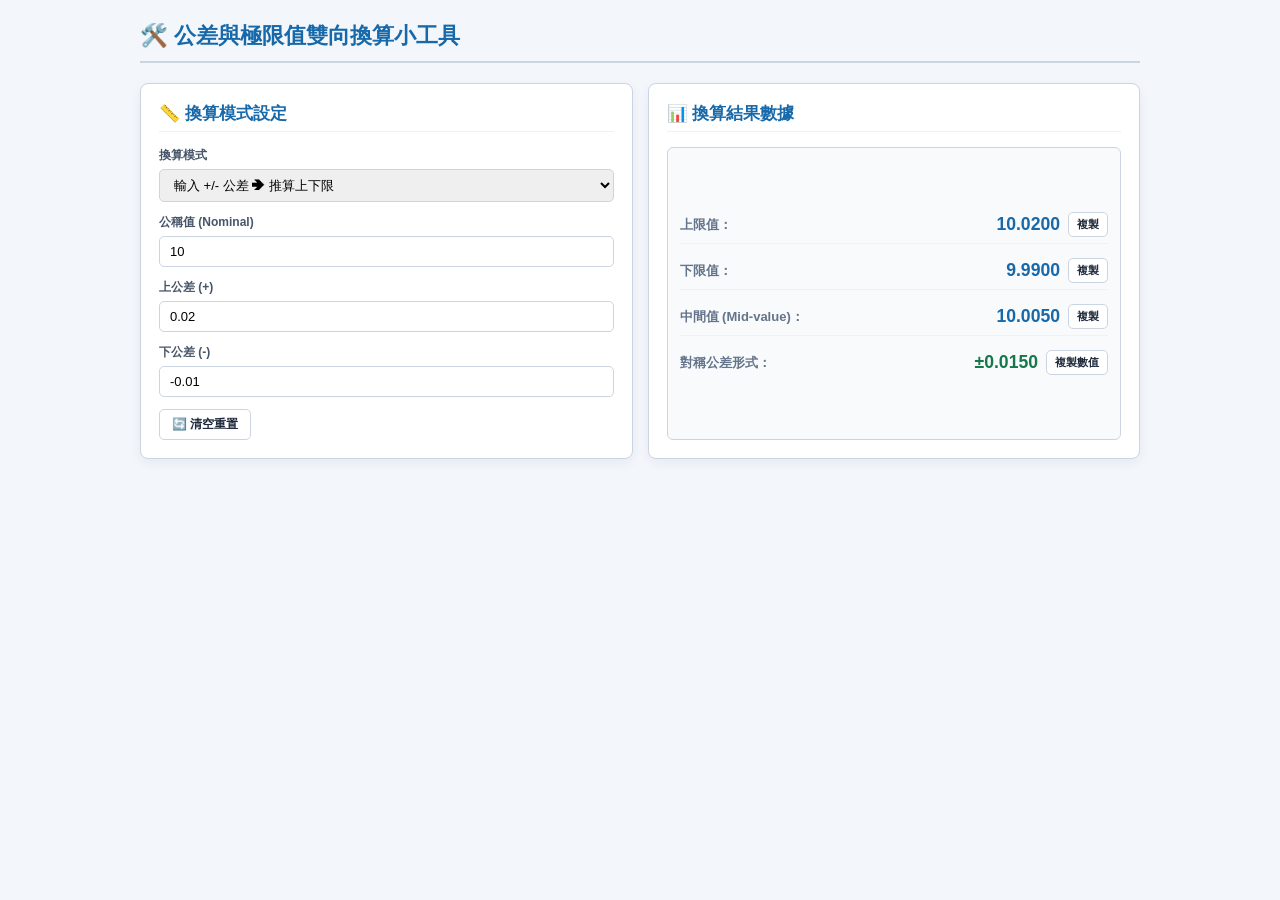
<file: modules/tolerance_converter.html>
<!DOCTYPE html>
<html lang="zh-TW">
<head>
    <meta charset="UTF-8">
    <meta name="viewport" content="width=device-width, initial-scale=1.0">
    <title>公差換算小工具 - Taigene</title>
    <style>
        :root {
            --bg: #f3f6fb;
            --card: #fff;
            --line: #cbd5e1;
            --text: #1e293b;
            --primary: #1769aa;
            --accent: #2563eb;
            --hover: #f8fafc;
            --shadow: 0 4px 12px rgba(28, 53, 87, 0.06);
            --danger: #dc2626;
            --success: #16a34a;
        }

        * { box-sizing: border-box; font-family: -apple-system, BlinkMacSystemFont, "Segoe UI", Roboto, "Helvetica Neue", Arial, sans-serif; }
        body { margin: 0; padding: 20px; background-color: var(--bg); color: var(--text); font-size: 13px; }
        .container { max-width: 1000px; margin: 0 auto; }
        
        h1 { font-size: 1.4rem; color: var(--primary); margin-top: 0; margin-bottom: 20px; border-bottom: 2px solid var(--line); padding-bottom: 10px; }

        .grid { display: grid; grid-template-columns: 1fr 1fr; gap: 15px; margin-bottom: 15px; }
        .card { background: var(--card); border: 1px solid var(--line); border-radius: 8px; padding: 18px; box-shadow: var(--shadow); }
        .card h2 { margin-top: 0; margin-bottom: 15px; font-size: 1.05rem; color: var(--primary); border-bottom: 1px solid #edf2f7; padding-bottom: 6px; }

        .form-group { margin-bottom: 12px; }
        .form-group label { display: block; font-weight: bold; margin-bottom: 5px; color: #475569; font-size: 12px; }
        .form-control { width: 100%; padding: 7px 10px; border: 1px solid var(--line); border-radius: 5px; font-size: 13px; }
        .form-control:focus { outline: none; border-color: var(--primary); box-shadow: 0 0 0 3px rgba(23, 105, 170, 0.12); }
        
        .btn-group { display: flex; gap: 8px; margin-top: 10px; }
        button { cursor: pointer; padding: 6px 12px; border: 1px solid transparent; border-radius: 5px; font-size: 12px; font-weight: bold; transition: all 0.2s; }
        .btn-outline { background: #fff; border-color: var(--line); color: var(--text); }
        .btn-outline:hover { background: var(--hover); }
        .btn-sm { padding: 4px 8px; font-size: 11px; }

        .result-panel { background: #f8fafc; border: 1px solid var(--line); border-radius: 6px; padding: 12px; }
        .result-row { display: flex; justify-content: space-between; align-items: center; padding: 6px 0; border-bottom: 1px solid #edf2f7; }
        .result-row:last-child { border-bottom: none; }
        .result-label { font-weight: bold; color: #64748b; }
        .result-value { font-size: 1.1rem; font-weight: bold; color: var(--primary); display: flex; align-items: center; gap: 8px; }
        .hidden { display: none !important; }
    </style>
</head>
<body>

<div class="container">
    <h1>🛠️ 公差與極限值雙向換算小工具</h1>

    <div class="grid">
        <!-- 左側：輸入與配置 -->
        <div class="card">
            <h2>📏 換算模式設定</h2>
            <div class="form-group">
                <label for="cboInputType">換算模式</label>
                <select id="cboInputType" class="form-control" onchange="switchToleranceMode()">
                    <option value="both">輸入 +/- 公差 ➔ 推算上下限</option>
                    <option value="limit">輸入上下限值 ➔ 逆推公差</option>
                </select>
            </div>

            <!-- 模式 A：輸入公差 -->
            <div id="divModeBoth">
                <div class="form-group">
                    <label for="txtNominal">公稱值 (Nominal)</label>
                    <input type="number" id="txtNominal" class="form-control" value="10" step="any" oninput="calculateTolerance()">
                </div>
                <div class="form-group">
                    <label for="txtUpperTol">上公差 (+)</label>
                    <input type="number" id="txtUpperTol" class="form-control" value="0.02" step="any" oninput="calculateTolerance()">
                </div>
                <div class="form-group">
                    <label for="txtLowerTol">下公差 (-)</label>
                    <input type="number" id="txtLowerTol" class="form-control" value="-0.01" step="any" oninput="calculateTolerance()">
                </div>
                <div class="btn-group">
                    <button class="btn-outline" onclick="clearToleranceForm()">🔄 清空重置</button>
                </div>
            </div>

            <!-- 模式 B：輸入上下限 -->
            <div id="divModeLimit" class="hidden">
                <div class="form-group">
                    <label for="txtUpperLimit">上限值 (Upper Limit)</label>
                    <input type="number" id="txtUpperLimit" class="form-control" placeholder="輸入最大尺寸..." step="any" oninput="calculateFromLimits()">
                </div>
                <div class="form-group">
                    <label for="txtLowerLimit">下限值 (Lower Limit)</label>
                    <input type="number" id="txtLowerLimit" class="form-control" placeholder="輸入最小尺寸..." step="any" oninput="calculateFromLimits()">
                </div>
                <div class="btn-group">
                    <button class="btn-outline" onclick="clearLimitsForm()">🔄 清空重置</button>
                </div>
            </div>
        </div>

        <!-- 右側：互算結果展示 -->
        <div class="card" style="display:flex; flex-direction:column; justify-content:space-between;">
            <h2>📊 換算結果數據</h2>
            
            <!-- 模式 A 的輸出結果 -->
            <div id="resPanelBoth" class="result-panel" style="flex:1; display:flex; flex-direction:column; justify-content:center; gap:8px;">
                <div class="result-row">
                    <span class="result-label">上限值：</span>
                    <span class="result-value">
                        <span id="lblUpperLimit">10.0200</span>
                        <button class="btn-outline btn-sm" onclick="copyText('lblUpperLimit')">複製</button>
                    </span>
                </div>
                <div class="result-row">
                    <span class="result-label">下限值：</span>
                    <span class="result-value">
                        <span id="lblLowerLimit">9.9900</span>
                        <button class="btn-outline btn-sm" onclick="copyText('lblLowerLimit')">複製</button>
                    </span>
                </div>
                <div class="result-row">
                    <span class="result-label">中間值 (Mid-value)：</span>
                    <span class="result-value">
                        <span id="lblMidValue">10.0050</span>
                        <button class="btn-outline btn-sm" onclick="copyText('lblMidValue')">複製</button>
                    </span>
                </div>
                <div class="result-row">
                    <span class="result-label">對稱公差形式：</span>
                    <span class="result-value" style="color:#16794b;">
                        <span id="lblSymmetricTol">±0.0150</span>
                        <button class="btn-outline btn-sm" onclick="copySymmetricText('lblSymmetricTol')">複製數值</button>
                    </span>
                </div>
            </div>

            <!-- 模式 B 的輸出結果 -->
            <div id="resPanelLimit" class="result-panel hidden" style="flex:1; display:flex; flex-direction:column; justify-content:center; gap:8px;">
                <div class="result-row">
                    <span class="result-label">推算公稱值：</span>
                    <span class="result-value">
                        <span id="lblNominal">—</span>
                        <button class="btn-outline btn-sm" onclick="copyText('lblNominal')">複製</button>
                    </span>
                </div>
                <div class="result-row">
                    <span class="result-label">推算對稱公差：</span>
                    <span class="result-value" style="color:#16794b;">
                        <span id="lblTolerance">—</span>
                        <button class="btn-outline btn-sm" onclick="copySymmetricText('lblTolerance')">複製數值</button>
                    </span>
                </div>
            </div>
        </div>
    </div>
</div>

<script>
    'use strict';

    function switchToleranceMode() {
        const mode = document.getElementById('cboInputType').value;
        if (mode === 'both') {
            document.getElementById('divModeBoth').classList.remove('hidden');
            document.getElementById('resPanelBoth').classList.remove('hidden');
            document.getElementById('divModeLimit').classList.add('hidden');
            document.getElementById('resPanelLimit').classList.add('hidden');
            calculateTolerance();
        } else {
            document.getElementById('divModeBoth').classList.add('hidden');
            document.getElementById('resPanelBoth').classList.add('hidden');
            document.getElementById('divModeLimit').classList.remove('hidden');
            document.getElementById('resPanelLimit').classList.remove('hidden');
            calculateFromLimits();
        }
    }

    function calculateTolerance() {
        const nominal = parseFloat(document.getElementById('txtNominal').value) || 0;
        const upperTol = parseFloat(document.getElementById('txtUpperTol').value) || 0;
        const lowerTol = parseFloat(document.getElementById('txtLowerTol').value) || 0;

        const upperLimit = nominal + upperTol;
        const lowerLimit = nominal + lowerTol;
        const midValue = (upperLimit + lowerLimit) / 2;
        const symmetricTol = upperLimit - midValue;

        document.getElementById('lblUpperLimit').textContent = upperLimit.toFixed(4);
        document.getElementById('lblLowerLimit').textContent = lowerLimit.toFixed(4);
        document.getElementById('lblMidValue').textContent = midValue.toFixed(4);
        document.getElementById('lblSymmetricTol').textContent = "±" + Math.abs(symmetricTol).toFixed(4);
    }

    function calculateFromLimits() {
        const upperLimit = parseFloat(document.getElementById('txtUpperLimit').value) || 0;
        const lowerLimit = parseFloat(document.getElementById('txtLowerLimit').value) || 0;

        const nominal = (upperLimit + lowerLimit) / 2;
        const tolerance = upperLimit - nominal;

        document.getElementById('lblNominal').textContent = nominal.toFixed(4);
        document.getElementById('lblTolerance').textContent = "±" + Math.abs(tolerance).toFixed(4);
    }

    function clearToleranceForm() {
        document.getElementById('txtNominal').value = '';
        document.getElementById('txtUpperTol').value = '';
        document.getElementById('txtLowerTol').value = '';
        calculateTolerance();
    }

    function clearLimitsForm() {
        document.getElementById('txtUpperLimit').value = '';
        document.getElementById('txtLowerLimit').value = '';
        document.getElementById('lblNominal').textContent = '—';
        document.getElementById('lblTolerance').textContent = '—';
    }

    function copyText(elementId) {
        const text = document.getElementById(elementId).textContent;
        navigator.clipboard.writeText(text).then(() => {
            alert("📋 已複製數值：" + text);
        });
    }

    function copySymmetricText(elementId) {
        const text = document.getElementById(elementId).textContent;
        const valOnly = text.replace("±", "");
        navigator.clipboard.writeText(valOnly).then(() => {
            alert("📋 已複製對稱公差數值：" + valOnly);
        });
    }

    window.onload = () => {
        calculateTolerance();
    }
</script>
</body>
</html>
</file>
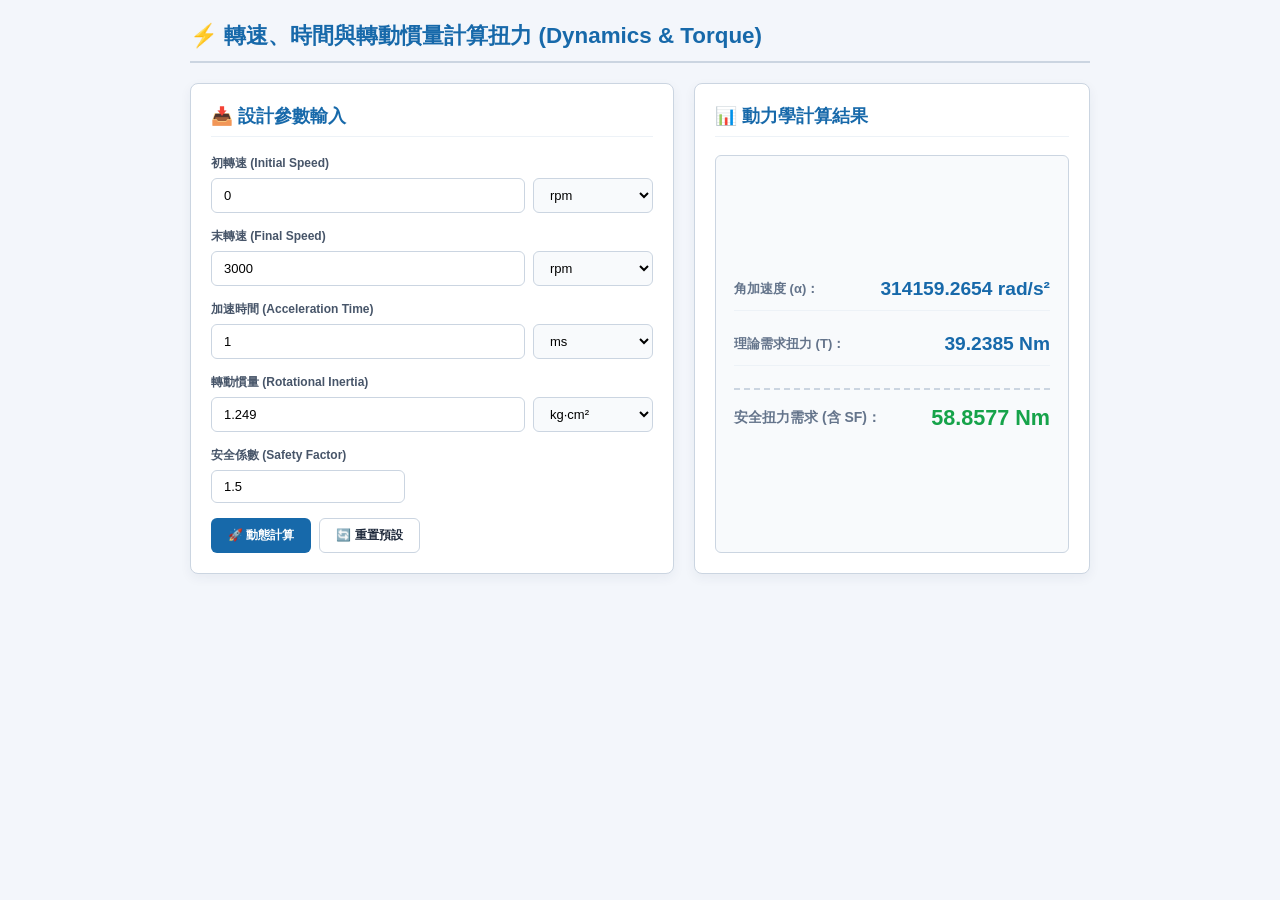
<file: modules/torque_dynamics_calc.html>
<!DOCTYPE html>
<html lang="zh-TW">
<head>
    <meta charset="UTF-8">
    <meta name="viewport" content="width=device-width, initial-scale=1.0">
    <title>轉速與扭矩動力學計算 - Taigene</title>
    <style>
        :root {
            --bg: #f3f6fb;
            --card: #fff;
            --line: #cbd5e1;
            --text: #1e293b;
            --primary: #1769aa;
            --accent: #2563eb;
            --hover: #f8fafc;
            --shadow: 0 4px 12px rgba(28, 53, 87, 0.06);
            --danger: #dc2626;
            --success: #16a34a;
        }

        * { box-sizing: border-box; font-family: -apple-system, BlinkMacSystemFont, "Segoe UI", Roboto, "Helvetica Neue", Arial, sans-serif; }
        body { margin: 0; padding: 20px; background-color: var(--bg); color: var(--text); font-size: 13px; }
        .container { max-width: 900px; margin: 0 auto; }
        
        h1 { font-size: 1.4rem; color: var(--primary); margin-top: 0; margin-bottom: 20px; border-bottom: 2px solid var(--line); padding-bottom: 10px; }

        .grid { display: grid; grid-template-columns: 1.1fr 0.9fr; gap: 20px; }
        .card { background: var(--card); border: 1px solid var(--line); border-radius: 8px; padding: 20px; box-shadow: var(--shadow); }
        .card h2 { margin-top: 0; margin-bottom: 18px; font-size: 1.1rem; color: var(--primary); border-bottom: 1px solid #edf2f7; padding-bottom: 8px; }

        .form-group { margin-bottom: 15px; }
        .form-group label { display: block; font-weight: bold; margin-bottom: 6px; color: #475569; font-size: 12px; }
        .input-combo { display: flex; gap: 8px; }
        .form-control { flex: 1; padding: 8px 12px; border: 1px solid var(--line); border-radius: 6px; font-size: 13px; }
        .form-control:focus { outline: none; border-color: var(--primary); box-shadow: 0 0 0 3px rgba(23, 105, 170, 0.12); }
        select.form-control { max-width: 120px; background-color: #f8fafc; }
        
        .btn-group { display: flex; gap: 8px; margin-top: 15px; }
        button { cursor: pointer; padding: 8px 16px; border: 1px solid transparent; border-radius: 6px; font-size: 12px; font-weight: bold; transition: all 0.2s; }
        .btn-primary { background: var(--primary); color: #fff; }
        .btn-primary:hover { background: #115293; }
        .btn-outline { background: #fff; border-color: var(--line); color: var(--text); }
        .btn-outline:hover { background: var(--hover); }

        .result-panel { background: #f8fafc; border: 1px solid var(--line); border-radius: 6px; padding: 18px; height: 100%; display: flex; flex-direction: column; justify-content: center; gap: 12px; }
        .result-row { display: flex; justify-content: space-between; align-items: center; padding: 10px 0; border-bottom: 1px solid #edf2f7; }
        .result-row:last-child { border-bottom: none; }
        .result-label { font-weight: bold; color: #64748b; font-size: 13px; }
        .result-value { font-size: 1.2rem; font-weight: bold; color: var(--primary); }
    </style>
</head>
<body>

<div class="container">
    <h1>⚡ 轉速、時間與轉動慣量計算扭力 (Dynamics &amp; Torque)</h1>

    <div class="grid">
        <!-- 參數輸入卡片 -->
        <div class="card">
            <h2>📥 設計參數輸入</h2>
            
            <div class="form-group">
                <label>初轉速 (Initial Speed)</label>
                <div class="input-combo">
                    <input type="number" id="txtInitialSpeed" class="form-control" value="0" step="any" oninput="updateCalculation()">
                    <select id="cboInitialUnit" class="form-control" onchange="updateCalculation()">
                        <option value="rpm">rpm</option>
                        <option value="r/s">r/s</option>
                        <option value="rad/min">rad/min</option>
                        <option value="rad/s">rad/s</option>
                        <option value="°/min">°/min</option>
                        <option value="°/s">°/s</option>
                    </select>
                </div>
            </div>

            <div class="form-group">
                <label>末轉速 (Final Speed)</label>
                <div class="input-combo">
                    <input type="number" id="txtFinalSpeed" class="form-control" value="3000" step="any" oninput="updateCalculation()">
                    <select id="cboFinalUnit" class="form-control" onchange="updateCalculation()">
                        <option value="rpm">rpm</option>
                        <option value="r/s">r/s</option>
                        <option value="rad/min">rad/min</option>
                        <option value="rad/s">rad/s</option>
                        <option value="°/min">°/min</option>
                        <option value="°/s">°/s</option>
                    </select>
                </div>
            </div>

            <div class="form-group">
                <label>加速時間 (Acceleration Time)</label>
                <div class="input-combo">
                    <input type="number" id="txtTime" class="form-control" value="1" step="any" oninput="updateCalculation()">
                    <select id="cboTimeUnit" class="form-control" onchange="updateCalculation()">
                        <option value="s">s</option>
                        <option value="ms" selected>ms</option>
                    </select>
                </div>
            </div>

            <div class="form-group">
                <label>轉動慣量 (Rotational Inertia)</label>
                <div class="input-combo">
                    <input type="number" id="txtInertia" class="form-control" value="1.249" step="any" oninput="updateCalculation()">
                    <select id="cboInertiaUnit" class="form-control" onchange="updateCalculation()">
                        <option value="kg-m2">kg·m²</option>
                        <option value="kg-cm2" selected>kg·cm²</option>
                        <option value="kg-mm2">kg·mm²</option>
                        <option value="g-m2">g·m²</option>
                        <option value="g-cm2">g·cm²</option>
                        <option value="g-mm2">g·mm²</option>
                    </select>
                </div>
            </div>

            <div class="form-group">
                <label for="txtSafety">安全係數 (Safety Factor)</label>
                <input type="number" id="txtSafety" class="form-control" value="1.5" step="0.1" oninput="updateCalculation()">
            </div>

            <div class="btn-group">
                <button class="btn-primary" onclick="updateCalculation()">🚀 動態計算</button>
                <button class="btn-outline" onclick="clearForm()">🔄 重置預設</button>
            </div>
        </div>

        <!-- 運算結果面板 -->
        <div class="card" style="display:flex; flex-direction:column;">
            <h2>📊 動力學計算結果</h2>
            <div class="result-panel">
                <div class="result-row">
                    <span class="result-label">角加速度 (α)：</span>
                    <span class="result-value" id="lblAngularAccelValue">0.0000 rad/s²</span>
                </div>
                <div class="result-row">
                    <span class="result-label">理論需求扭力 (T)：</span>
                    <span class="result-value" id="lblTorqueValue" style="color:var(--primary);">0.0000 Nm</span>
                </div>
                <div class="result-row" style="border-top: 2px dashed var(--line); padding-top: 15px; margin-top: 10px;">
                    <span class="result-label" style="font-size:14px;">安全扭力需求 (含 SF)：</span>
                    <span class="result-value" id="lblTorqueWithSFValue" style="color:var(--success); font-size:1.35rem;">0.0000 Nm</span>
                </div>
            </div>
        </div>
    </div>
</div>

<script>
    'use strict';

    function updateCalculation() {
        const initVal = parseFloat(document.getElementById('txtInitialSpeed').value);
        const finalVal = parseFloat(document.getElementById('txtFinalSpeed').value);
        const timeVal = parseFloat(document.getElementById('txtTime').value);
        const inertiaVal = parseFloat(document.getElementById('txtInertia').value);
        const safety = parseFloat(document.getElementById('txtSafety').value);

        if (isNaN(initVal) || isNaN(finalVal) || isNaN(timeVal) || isNaN(inertiaVal) || isNaN(safety)) return;

        const initUnit = document.getElementById('cboInitialUnit').value;
        const finalUnit = document.getElementById('cboFinalUnit').value;
        const timeUnit = document.getElementById('cboTimeUnit').value;
        const inertiaUnit = document.getElementById('cboInertiaUnit').value;

        // 單位換算為 rad/s 及 秒 (s)
        const initRadSec = convertSpeedToRadPerSec(initVal, initUnit);
        const finalRadSec = convertSpeedToRadPerSec(finalVal, finalUnit);
        const timeSec = convertTimeToSec(timeVal, timeUnit);

        if (timeSec <= 0) {
            document.getElementById('lblAngularAccelValue').textContent = "時間必須大於零";
            return;
        }

        // 角加速度 = (ω2 - ω1) / t  (rad/s²)
        const deltaOmega = finalRadSec - initRadSec;
        const angularAccel = deltaOmega / timeSec;

        document.getElementById('lblAngularAccelValue').textContent = angularAccel.toFixed(4) + " rad/s²";

        // 慣性矩換算為 kg-m²
        const inertiaKgM2 = convertInertiaToKgM2(inertiaVal, inertiaUnit);

        // T = I * α  (Nm)
        const torque = inertiaKgM2 * angularAccel;
        const torqueWithSF = torque * safety;

        document.getElementById('lblTorqueValue').textContent = torque.toFixed(4) + " Nm";
        document.getElementById('lblTorqueWithSFValue').textContent = torqueWithSF.toFixed(4) + " Nm";
    }

    function convertSpeedToRadPerSec(value, unit) {
        switch (unit) {
            case "rpm":     return value * 2 * Math.PI / 60;
            case "r/s":     return value * 2 * Math.PI;
            case "rad/min": return value / 60;
            case "rad/s":   return value;
            case "°/min":   return value * (Math.PI / 180) / 60;
            case "°/s":     return value * (Math.PI / 180);
            default:        return value;
        }
    }

    function convertTimeToSec(value, unit) {
        return unit === "ms" ? (value / 1000) : value;
    }

    function convertInertiaToKgM2(value, unit) {
        switch (unit) {
            case "kg-m2":  return value;
            case "kg-cm2": return value / 10000;
            case "kg-mm2": return value / 1000000;
            case "g-m2":   return value / 1000;
            case "g-cm2":  return value / 10000000;
            case "g-mm2":  return value / 1000000000;
            default:        return value;
        }
    }

    function clearForm() {
        document.getElementById('txtInitialSpeed').value = "0";
        document.getElementById('txtFinalSpeed').value = "3000";
        document.getElementById('txtTime').value = "1";
        document.getElementById('txtInertia').value = "1.249";
        document.getElementById('txtSafety').value = "1.5";

        document.getElementById('cboInitialUnit').value = "rpm";
        document.getElementById('cboFinalUnit').value = "rpm";
        document.getElementById('cboTimeUnit').value = "ms";
        document.getElementById('cboInertiaUnit').value = "kg-cm2";

        updateCalculation();
    }

    window.onload = () => {
        updateCalculation();
    }
</script>
</body>
</html>
</file>
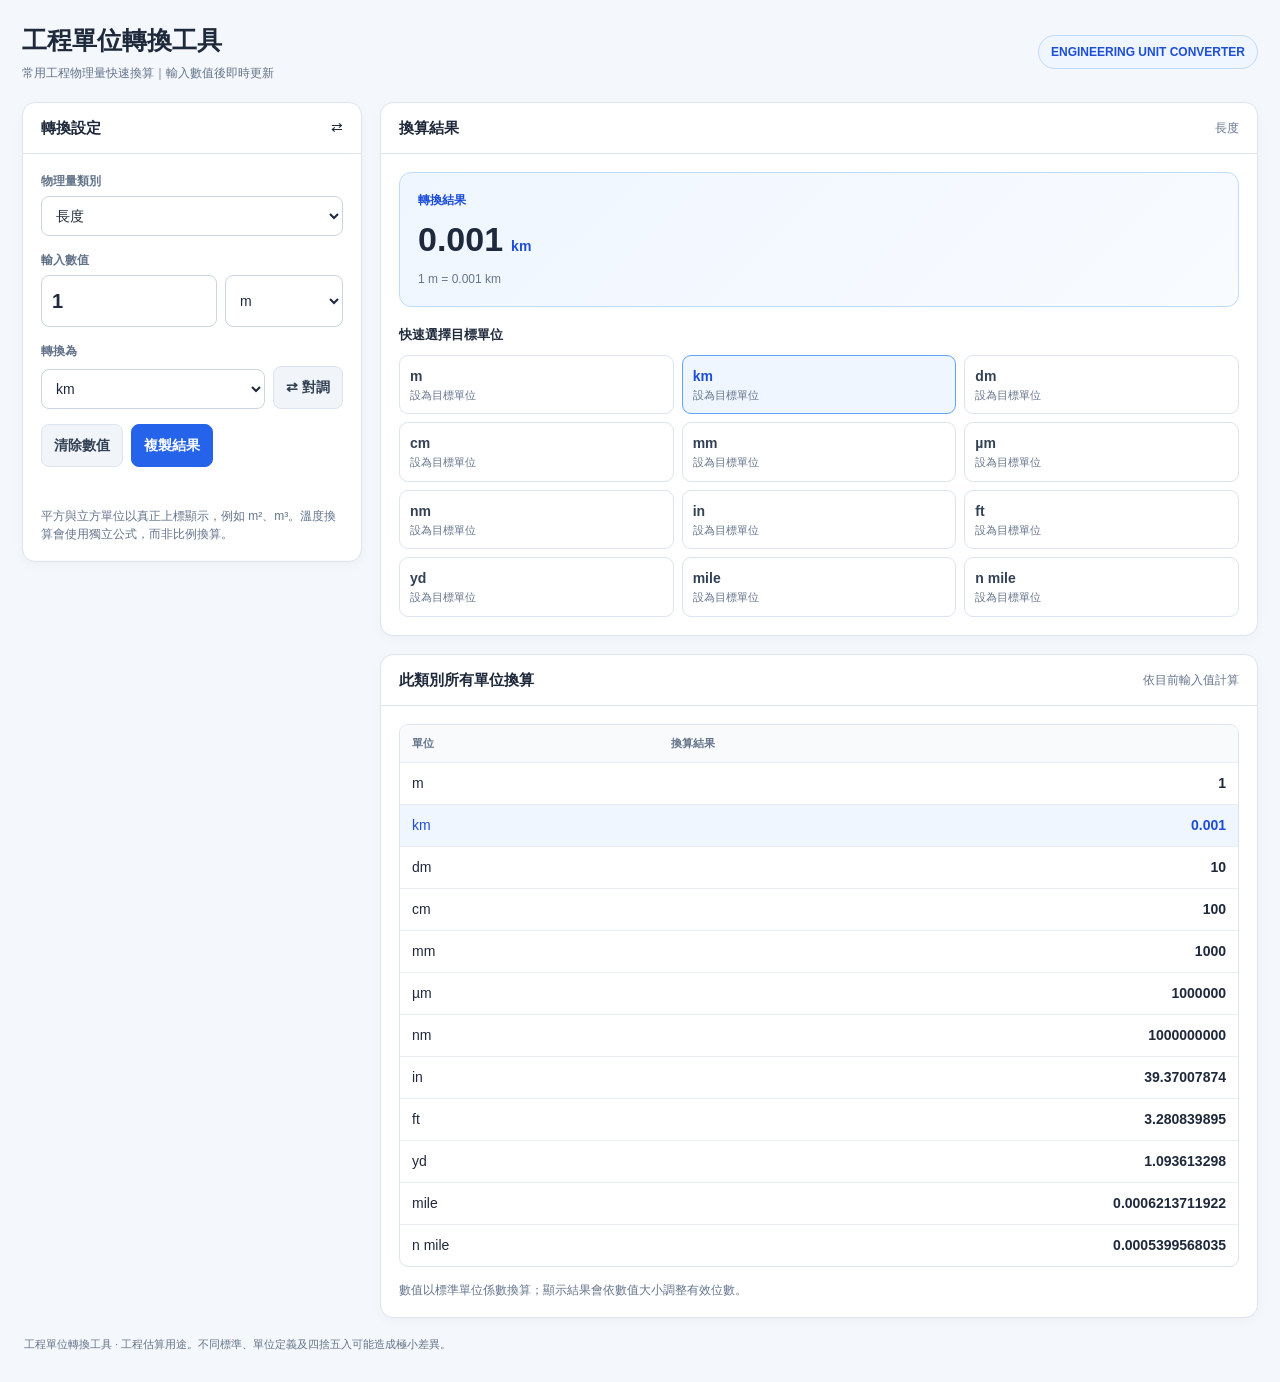
<file: modules/unit_converter.html>
<!doctype html>
<html lang="zh-Hant">
<head>
  <meta charset="utf-8">
  <meta name="viewport" content="width=device-width,initial-scale=1">
  <title>工程單位轉換工具</title>
  <!-- 💡 1. 引入共用單位換算腳本 -->
  <script src="../assets/js/unit_converter.js"></script>
<style>
:root{color-scheme:light;--bg:#f4f7fb;--card:#fff;--ink:#1e293b;--muted:#64748b;--line:#dbe4ef;--blue:#2563eb;--bluebg:#eff6ff}*{box-sizing:border-box}body{margin:0;background:var(--bg);color:var(--ink);font:14px/1.5 "Segoe UI","Microsoft JhengHei",sans-serif}.app{max-width:1400px;margin:auto;padding:22px}header{display:flex;justify-content:space-between;align-items:center;gap:14px;flex-wrap:wrap;margin-bottom:20px}h1{font-size:25px;margin:0 0 4px}.sub,.muted{color:var(--muted);font-size:12px}.tag{padding:7px 12px;border-radius:20px;background:var(--bluebg);color:#1d4ed8;font-size:12px;font-weight:bold;border:1px solid #bfdbfe}.layout{display:grid;grid-template-columns:340px minmax(0,1fr);gap:18px;align-items:start}.card{background:var(--card);border:1px solid var(--line);border-radius:13px;box-shadow:0 3px 12px #0f172a08;overflow:hidden;margin-bottom:18px}.head{padding:14px 18px;border-bottom:1px solid var(--line);display:flex;justify-content:space-between;align-items:center;gap:8px}.head h2{font-size:15px;margin:0}.body{padding:18px}.field{margin-bottom:15px}label{display:block;margin-bottom:6px;color:var(--muted);font-size:12px;font-weight:700}input,select,button{font:inherit}input,select{width:100%;min-width:0;padding:10px;border:1px solid #cbd5e1;border-radius:8px;background:#fff;color:var(--ink)}input:focus,select:focus{outline:2px solid #bfdbfe;border-color:#60a5fa}.row{display:grid;grid-template-columns:minmax(0,1fr) 118px;gap:8px}input[type=number]{font-size:20px;font-weight:750;font-variant-numeric:tabular-nums}.to-row{display:grid;grid-template-columns:minmax(0,1fr) auto;gap:8px;align-items:end}button{padding:10px 12px;border-radius:8px;border:1px solid var(--line);font-weight:700;cursor:pointer}.primary{background:var(--blue);color:white;border-color:var(--blue)}.soft{background:#f1f5f9;color:#334155}.result{padding:18px;border:1px solid #bfdbfe;border-radius:12px;background:linear-gradient(135deg,#eff6ff,#f8fbff);margin-bottom:18px}.result-label{font-size:12px;color:#1d4ed8;font-weight:700}.result-line{display:flex;align-items:baseline;flex-wrap:wrap;gap:8px;margin:5px 0}.result-value{font-size:clamp(23px,3vw,34px);font-weight:800;overflow-wrap:anywhere;font-variant-numeric:tabular-nums}.result-unit{color:#1d4ed8;font-weight:750}.quick-grid{display:grid;grid-template-columns:repeat(3,minmax(0,1fr));gap:8px}.quick{background:white;color:#334155;text-align:left;padding:10px;border:1px solid var(--line);border-radius:9px}.quick.active{background:var(--bluebg);border-color:#60a5fa;color:#1d4ed8}.quick small{display:block;color:var(--muted);font-size:11px;font-weight:400}.table-wrap{overflow:auto;border:1px solid var(--line);border-radius:9px}table{width:100%;border-collapse:collapse;font-variant-numeric:tabular-nums}th,td{padding:10px 12px;border-bottom:1px solid #e8eef5;text-align:left;white-space:nowrap}th{font-size:11px;background:#f8fafc;color:var(--muted)}td:last-child{text-align:right;font-weight:650}tr:last-child td{border-bottom:0}tr.selected{background:var(--bluebg);color:#1d4ed8}.note{font-size:12px;color:var(--muted);margin-top:14px}.status{min-height:18px;color:#047857;font-size:12px;margin-top:8px}footer{font-size:11px;color:var(--muted);padding:0 2px 8px}@media(max-width:900px){.layout{grid-template-columns:1fr}}@media(max-width:540px){.app{padding:12px}.row,.to-row{grid-template-columns:1fr}.quick-grid{grid-template-columns:repeat(2,minmax(0,1fr))}.body{padding:14px}}
</style>
</head>
<body>
<div class="app">
  <header>
    <div>
      <h1>工程單位轉換工具</h1>
      <div class="sub">常用工程物理量快速換算｜輸入數值後即時更新</div>
    </div>
    <div class="tag">ENGINEERING UNIT CONVERTER</div>
  </header>
  <div class="layout">
    <aside class="card">
      <div class="head">
        <h2>轉換設定</h2><span>⇄</span>
      </div>
      <div class="body">
        <div class="field">
          <label for="category">物理量類別</label>
          <select id="category"></select>
        </div>
        <div class="field">
          <label for="value">輸入數值</label>
          <div class="row">
            <input id="value" type="number" step="any" value="1">
            <select id="from" aria-label="來源單位"></select>
          </div>
        </div>
        <div class="field">
          <label for="to">轉換為</label>
          <div class="to-row">
            <select id="to"></select>
            <button id="swap" class="soft" type="button">⇄ 對調</button>
          </div>
        </div>
        <div style="display:flex;gap:8px;flex-wrap:wrap">
          <button id="clear" class="soft" type="button">清除數值</button>
          <button id="copy" class="primary" type="button">複製結果</button>
        </div>
        <div id="status" class="status" aria-live="polite"></div>
        <div class="note">平方與立方單位以真正上標顯示，例如 m²、m³。溫度換算會使用獨立公式，而非比例換算。</div>
      </div>
    </aside>
    <main>
      <section class="card">
        <div class="head">
          <h2>換算結果</h2>
          <span id="catLabel" class="muted"></span>
        </div>
        <div class="body">
          <div class="result">
            <div class="result-label">轉換結果</div>
            <div class="result-line">
              <span id="result" class="result-value">—</span>
              <span id="resultUnit" class="result-unit"></span>
            </div>
            <div id="formula" class="muted"></div>
          </div>
          <h3 style="font-size:13px;margin:0 0 10px">快速選擇目標單位</h3>
          <div id="quick" class="quick-grid"></div>
        </div>
      </section>
      <section class="card">
        <div class="head">
          <h2>此類別所有單位換算</h2><span class="muted">依目前輸入值計算</span>
        </div>
        <div class="body">
          <div class="table-wrap">
            <table>
              <thead>
                <tr>
                  <th>單位</th>
                  <th>換算結果</th>
                </tr>
              </thead>
              <tbody id="results"></tbody>
            </table>
          </div>
          <div class="note">數值以標準單位係數換算；顯示結果會依數值大小調整有效位數。</div>
        </div>
      </section>
    </main>
  </div>
  <footer>工程單位轉換工具 · 工程估算用途。不同標準、單位定義及四捨五入可能造成極小差異。</footer>
</div>

<!-- 💡 2. 移除所有內嵌 JavaScript，改為 UI 邏輯 -->
<script>
document.addEventListener('DOMContentLoaded', () => {
    const $ = id => document.getElementById(id);
    const categoryEl = $('category');
    const fromEl = $('from');
    const toEl = $('to');
    const valueEl = $('value');
    const resultEl = $('result');
    const resultUnitEl = $('resultUnit');
    const formulaEl = $('formula');
    const catLabelEl = $('catLabel');
    const quickGridEl = $('quick');
    const resultsTbodyEl = $('results');

    function populateCategories() {
        const categories = UnitConverter.getCategories();
        categoryEl.innerHTML = categories.map(c => `<option value="${c}">${c}</option>`).join('');
    }

    function populateUnits() {
        const category = categoryEl.value;
        const units = UnitConverter.getUnits(category);
        const currentFrom = fromEl.value;
        const currentTo = toEl.value;

        fromEl.innerHTML = '';
        toEl.innerHTML = '';
        units.forEach(unit => {
            fromEl.add(new Option(unit, unit));
            toEl.add(new Option(unit, unit));
        });

        fromEl.value = units.includes(currentFrom) ? currentFrom : units[0];
        toEl.value = units.includes(currentTo) && currentTo !== fromEl.value ? currentTo : units[Math.min(1, units.length - 1)];

        catLabelEl.textContent = category;
        render();
    }

    function render() {
        try {
            const category = categoryEl.value;
            const fromUnit = fromEl.value;
            const toUnit = toEl.value;
            const rawValue = valueEl.value;
            const value = parseFloat(rawValue);

            if (rawValue.trim() === '' || !Number.isFinite(value)) {
                throw new Error('請輸入有效數值');
            }

            const resultValue = UnitConverter.convert(value, fromUnit, toUnit, category);

            resultEl.textContent = UnitConverter.format(resultValue);
            resultUnitEl.textContent = toUnit;
            formulaEl.textContent = `${UnitConverter.format(value)} ${fromUnit} = ${UnitConverter.format(resultValue)} ${toUnit}`;
            $('status').textContent = '';
            
            updateQuickSelect();
            updateResultsTable();

        } catch (error) {
            resultEl.textContent = '—';
            resultUnitEl.textContent = '';
            formulaEl.textContent = error.message;
            quickGridEl.innerHTML = '';
            resultsTbodyEl.innerHTML = '';
        }
    }

    function updateQuickSelect() {
        const category = categoryEl.value;
        const toUnit = toEl.value;
        const units = UnitConverter.getUnits(category);
        quickGridEl.innerHTML = '';
        
        units.forEach(unit => {
            const btn = document.createElement('button');
            btn.type = 'button';
            btn.className = 'quick' + (unit === toUnit ? ' active' : '');
            btn.innerHTML = `${unit}<small>設為目標單位</small>`;
            btn.onclick = () => { toEl.value = unit; render(); };
            quickGridEl.appendChild(btn);
        });
    }

    function updateResultsTable() {
        const category = categoryEl.value;
        const fromUnit = fromEl.value;
        const toUnit = toEl.value;
        const value = parseFloat(valueEl.value);
        const units = UnitConverter.getUnits(category);
        resultsTbodyEl.innerHTML = '';

        if (!Number.isFinite(value)) return;

        units.forEach(unit => {
            const tr = document.createElement('tr');
            if (unit === toUnit) tr.className = 'selected';
            const convertedValue = UnitConverter.convert(value, fromUnit, unit, category);
            tr.innerHTML = `<td>${unit}</td><td>${UnitConverter.format(convertedValue)}</td>`;
            resultsTbodyEl.appendChild(tr);
        });
    }

    function swapUnits() {
        const temp = fromEl.value;
        fromEl.value = toEl.value;
        toEl.value = temp;
        render();
    }

    categoryEl.addEventListener('change', populateUnits);
    valueEl.addEventListener('input', render);
    fromEl.addEventListener('change', render);
    toEl.addEventListener('change', render);
    $('swap').addEventListener('click', swapUnits);
    $('clear').addEventListener('click', () => {
        valueEl.value = '';
        render();
        valueEl.focus();
    });
    $('copy').addEventListener('click', async () => {
        const statusEl = $('status');
        try {
            await navigator.clipboard.writeText(resultEl.textContent);
            statusEl.textContent = '已複製結果數值！';
        } catch(e) {
            statusEl.textContent = '複製失敗。';
        }
    });

    populateCategories();
    populateUnits();
});
</script>
</body>
</html>
</file>
<file: css/portal-style.css>
/* --- 台全 R&D 平台全局共用樣式表 --- */
body { margin: 15px; background-color: #f8fafc; color: #1e293b; font-family: -apple-system, sans-serif; font-size: 13px; }
.main-grid { display: grid; grid-template-columns: 310px 310px 1fr; gap: 15px; }
.card { background: white; border: 1px solid #e2e8f0; border-radius: 8px; padding: 14px; box-shadow: 0 1px 3px rgba(0,0,0,0.05); margin-bottom: 12px; }
.card-title { font-weight: bold; font-size: 14px; margin-bottom: 12px; color: #1e3a8a; border-bottom: 2px solid #3b82f6; padding-bottom: 5px; }

.form-group { display: flex; align-items: center; margin-bottom: 7px; }
.form-group label { width: 110px; font-size: 12px; color: #475569; flex-shrink: 0; }
.form-group .input-box { flex: 1; display: flex; align-items: center; gap: 4px; }

input[type="number"], input[type="text"], select, textarea {
  width: 100%; padding: 5px 8px; border: 1px solid #cbd5e1; border-radius: 4px; font-size: 12px; font-family: inherit;
}
select.unit-sel { width: 85px; flex-shrink: 0; background: #f8fafc; color: #475569; font-weight: bold; }
textarea { min-height: 65px; resize: vertical; }
.input-locked { background-color: #e2e8f0 !important; color: #475569; }

.spin-btn { padding: 3px 6px; margin-left: 2px; cursor: pointer; border: 1px solid #cbd5e1; background: #f1f5f9; border-radius: 3px; user-select: none; }
.spin-btn:hover { background: #e2e8f0; }
.radio-group { display: flex; gap: 10px; font-size: 11px; }

table.res-table { width: 100%; border-collapse: collapse; margin-top: 5px; font-size: 11.5px; }
table.res-table th, table.res-table td { border: 1px solid #e2e8f0; padding: 5px 8px; text-align: right; }
table.res-table th { background: #f8fafc; color: #475569; text-align: left; }
table.res-table th:first-child { width: 95px; }
table.res-table select.unit-sel-inline { border:none; background:transparent; font-size:11px; font-weight:bold; cursor:pointer; padding:0; text-align:left; color:#1e3a8a; }

.highlight-pass { background-color: #dcfce7 !important; color: #166534; font-weight: bold; }
.highlight-alert { background-color: #fee2e2 !important; color: #991b1b; font-weight: bold; }
.highlight-neutral { background-color: #f1f5f9 !important; color: #64748b; font-weight: normal; }

.btn-toolbar { margin-bottom: 12px; display: flex; gap: 8px; flex-wrap: wrap; }
button.action-btn { padding: 6px 14px; font-weight: bold; cursor: pointer; border-radius: 4px; border: none; color: white; background-color: #3b82f6; }
button.action-btn:hover { background-color: #2563eb; }
button.btn-danger { background-color: #ef4444; }
button.btn-secondary { background-color: #64748b; }

.db-section { margin-top: 10px; max-height: 200px; overflow-y: auto; border: 1px solid #cbd5e1; background: #fff; }
.db-section-large { margin-top: 10px; max-height: 520px; overflow-y: auto; border: 1px solid #cbd5e1; background: #fff; }

table.db-table { width: 100%; border-collapse: collapse; font-size: 11px; }
table.db-table th { position: sticky; top: 0; background: #334155; color: white; padding: 6px; text-align: left; white-space: nowrap; }
table.db-table td { border-bottom: 1px solid #e2e8f0; padding: 5px; white-space: nowrap; cursor: pointer; }
table.db-table tr:hover { background-color: #f1f5f9; }
table.db-table tr.selected { background-color: #bfdbfe; }

/* 搜尋框與排版 */
.search-bar { display: flex; align-items: center; gap: 6px; margin-bottom: 8px; background: #f8fafc; padding: 6px 10px; border-radius: 6px; border: 1px solid #e2e8f0; }
.search-input { flex: 1; padding: 4px 8px; border: 1px solid #cbd5e1; border-radius: 4px; font-size: 12px; }
</file>
